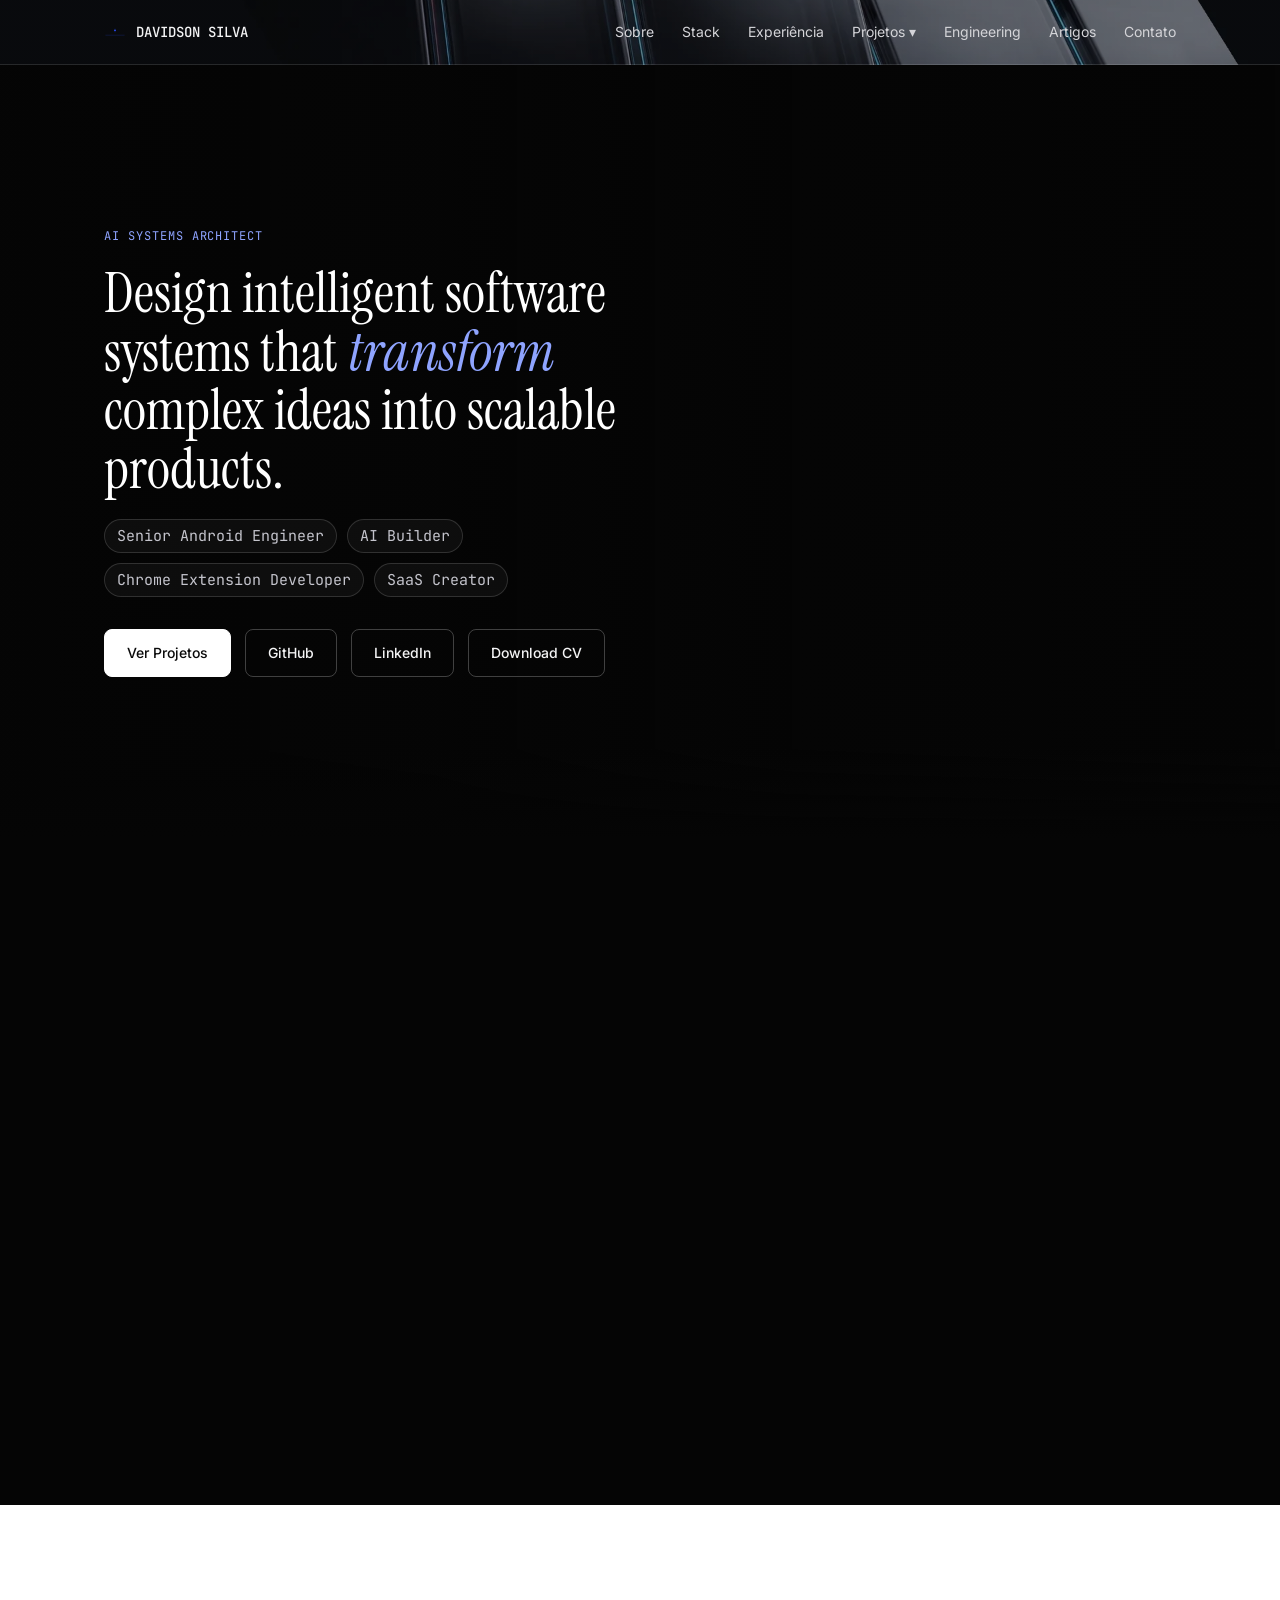
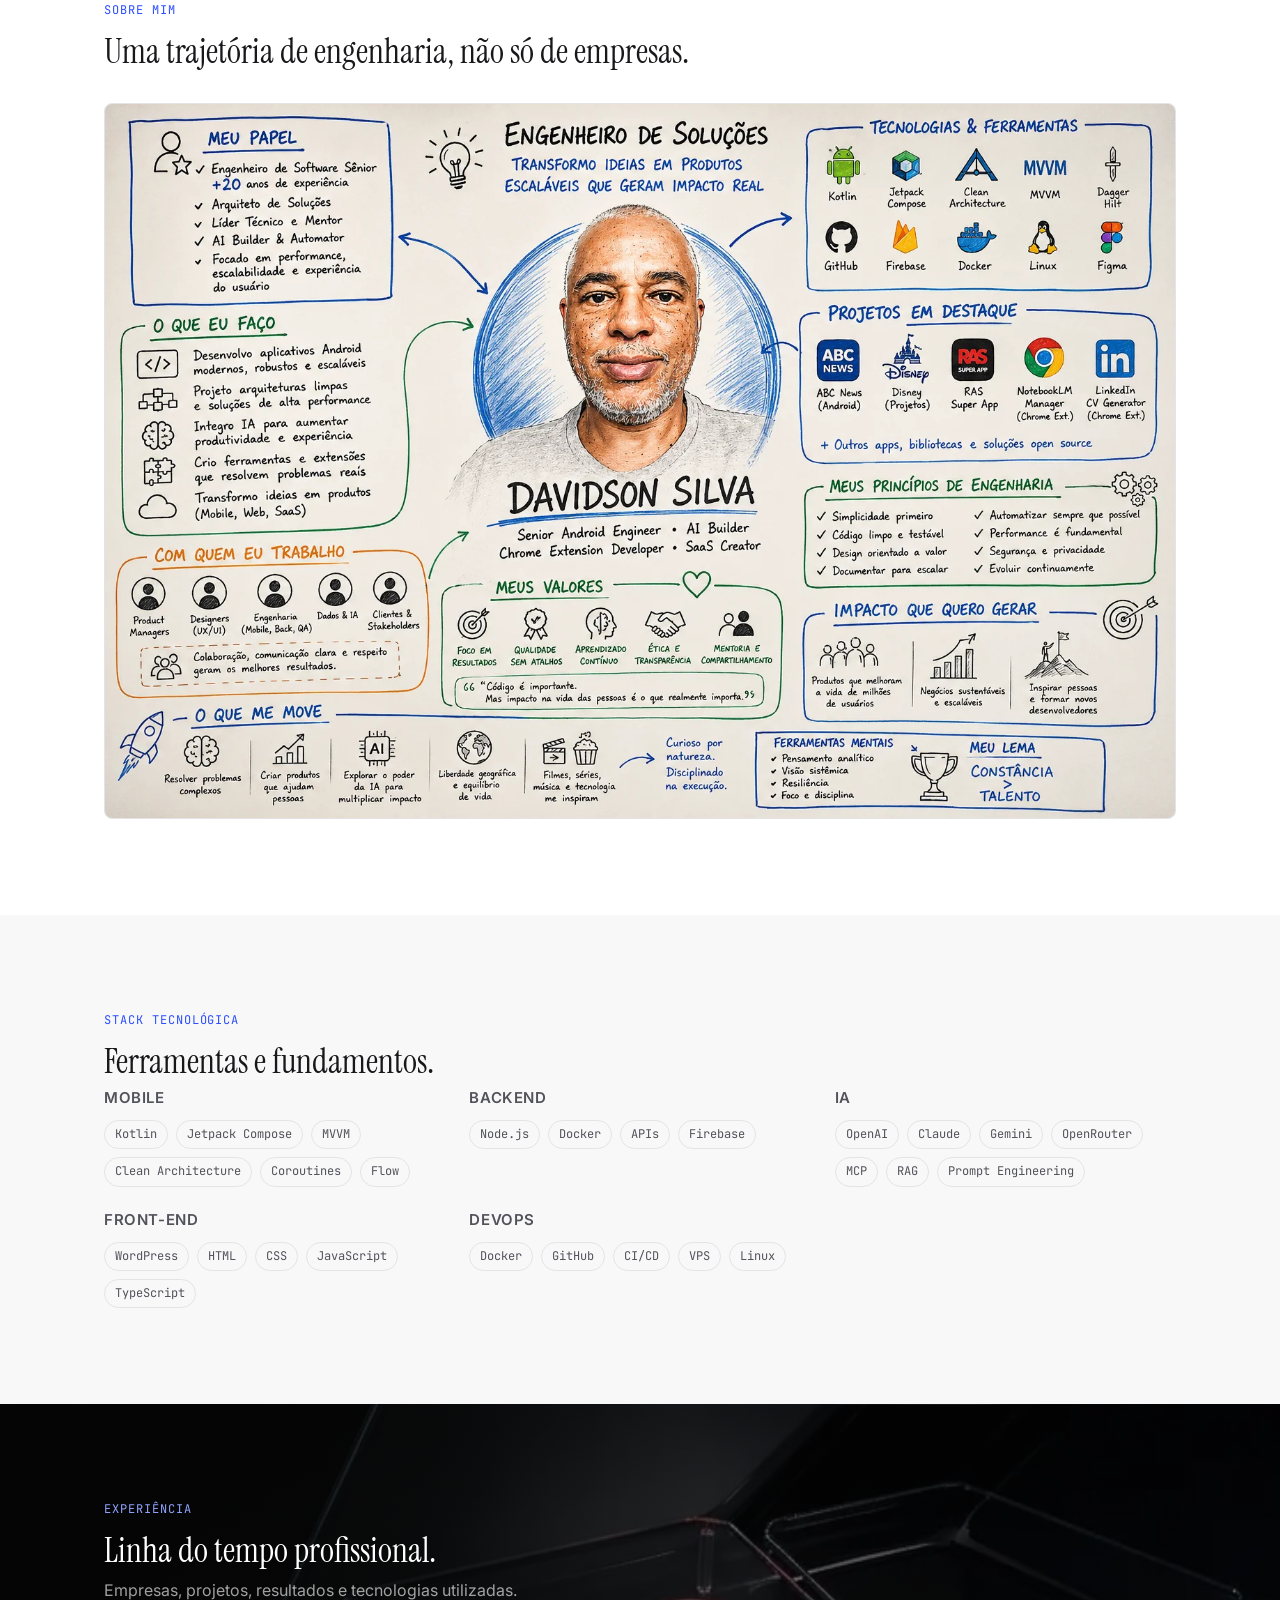
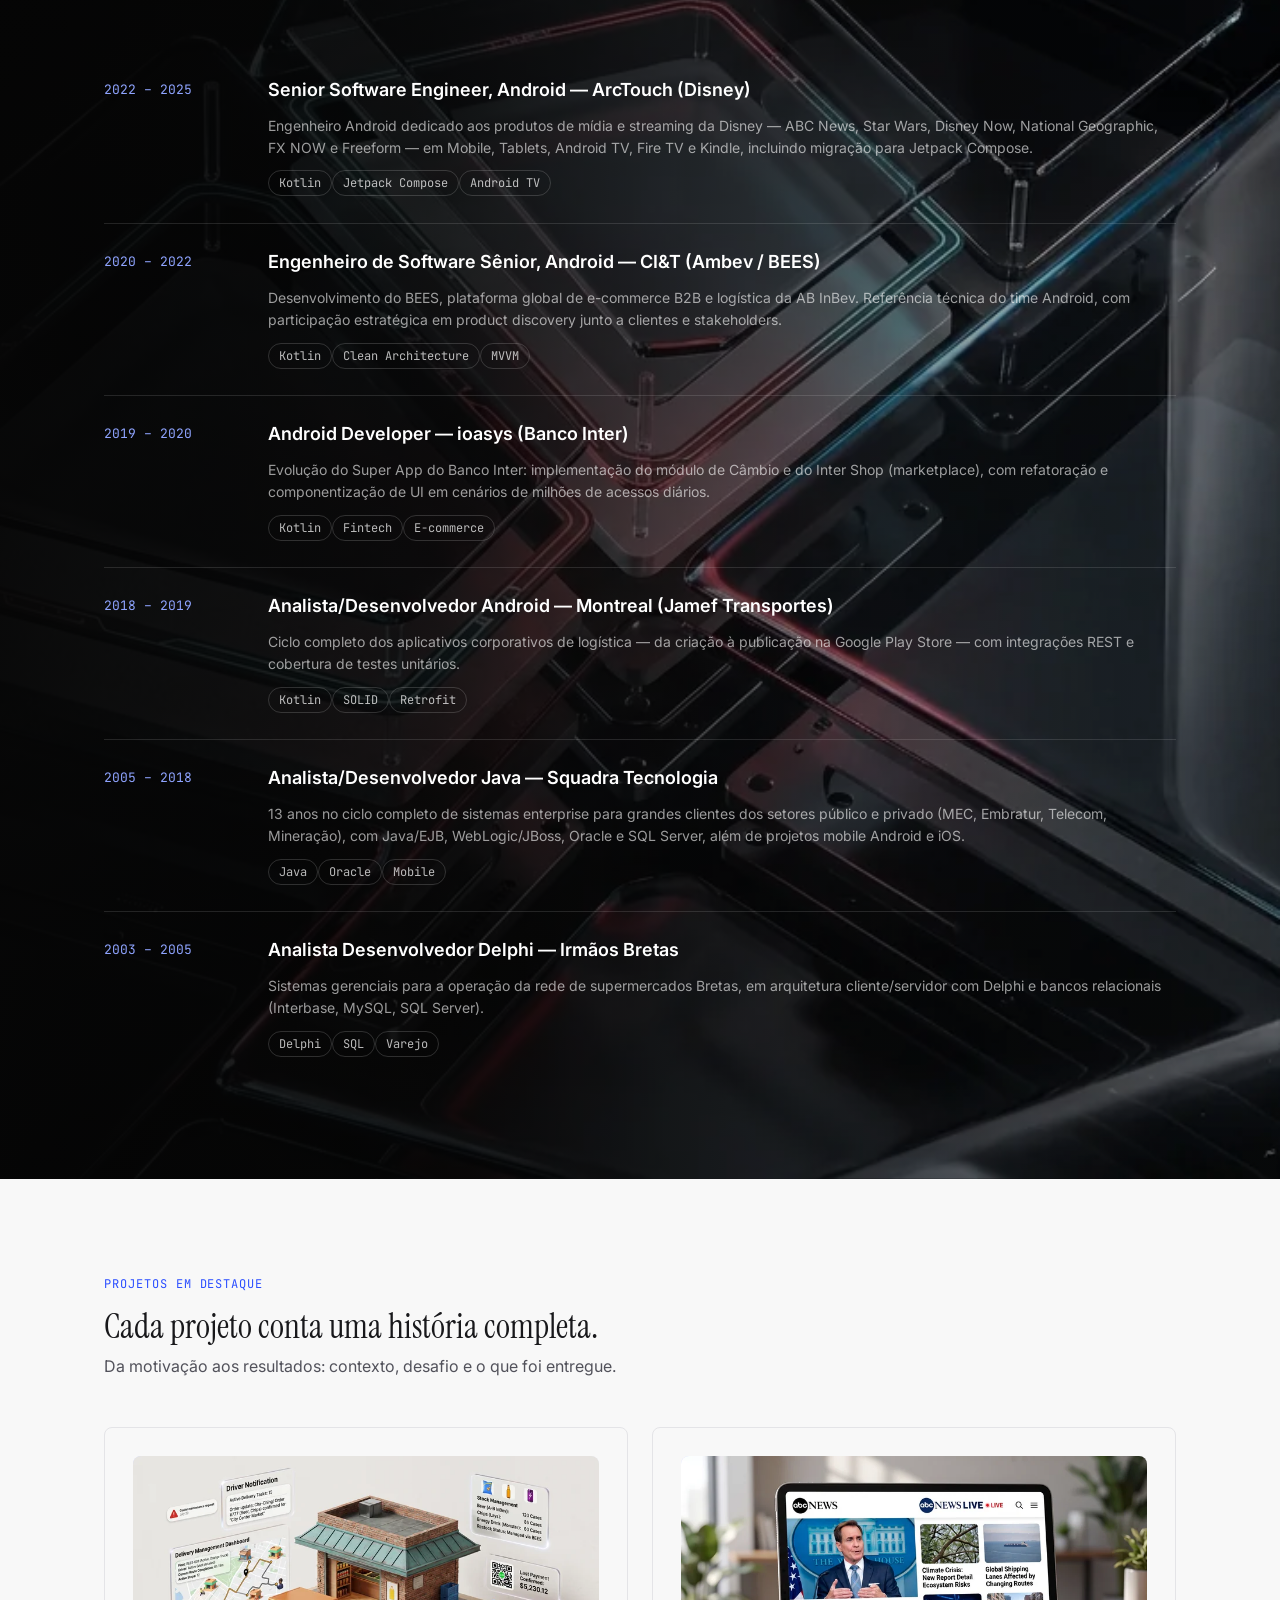
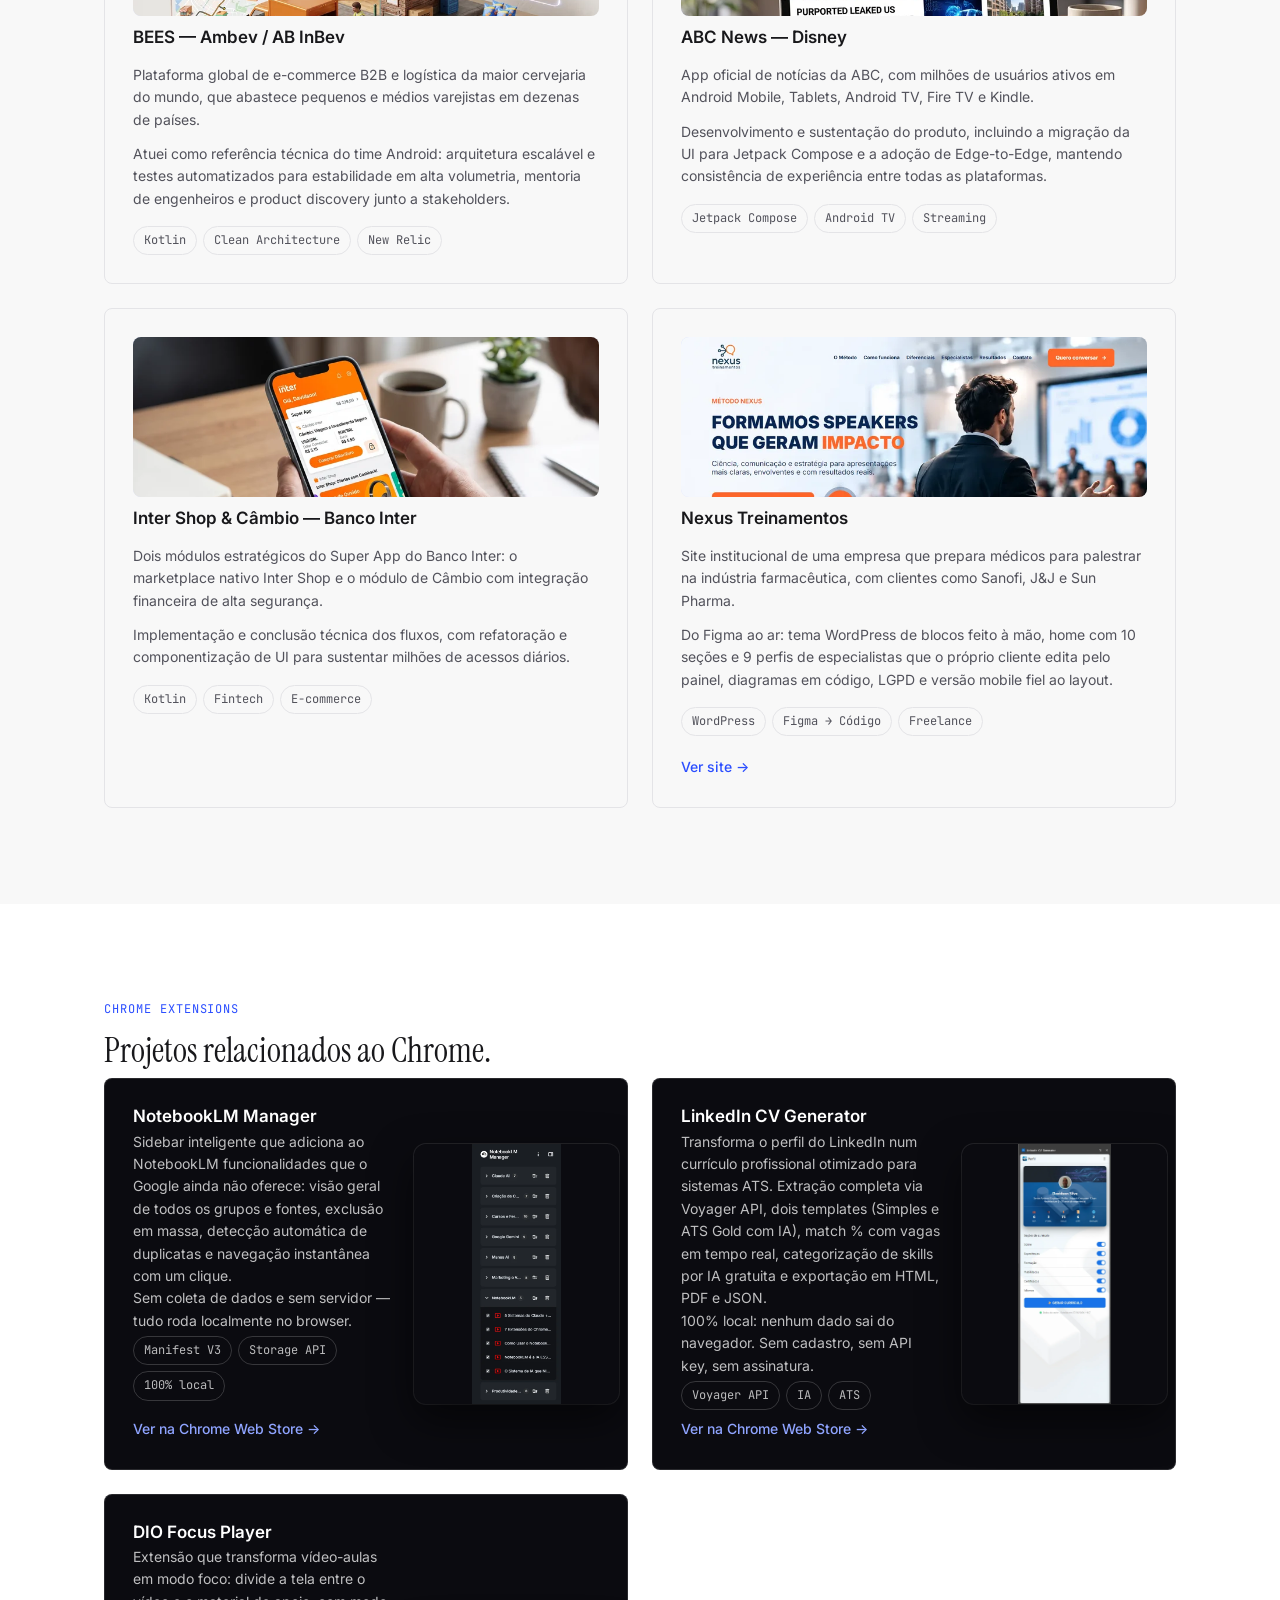
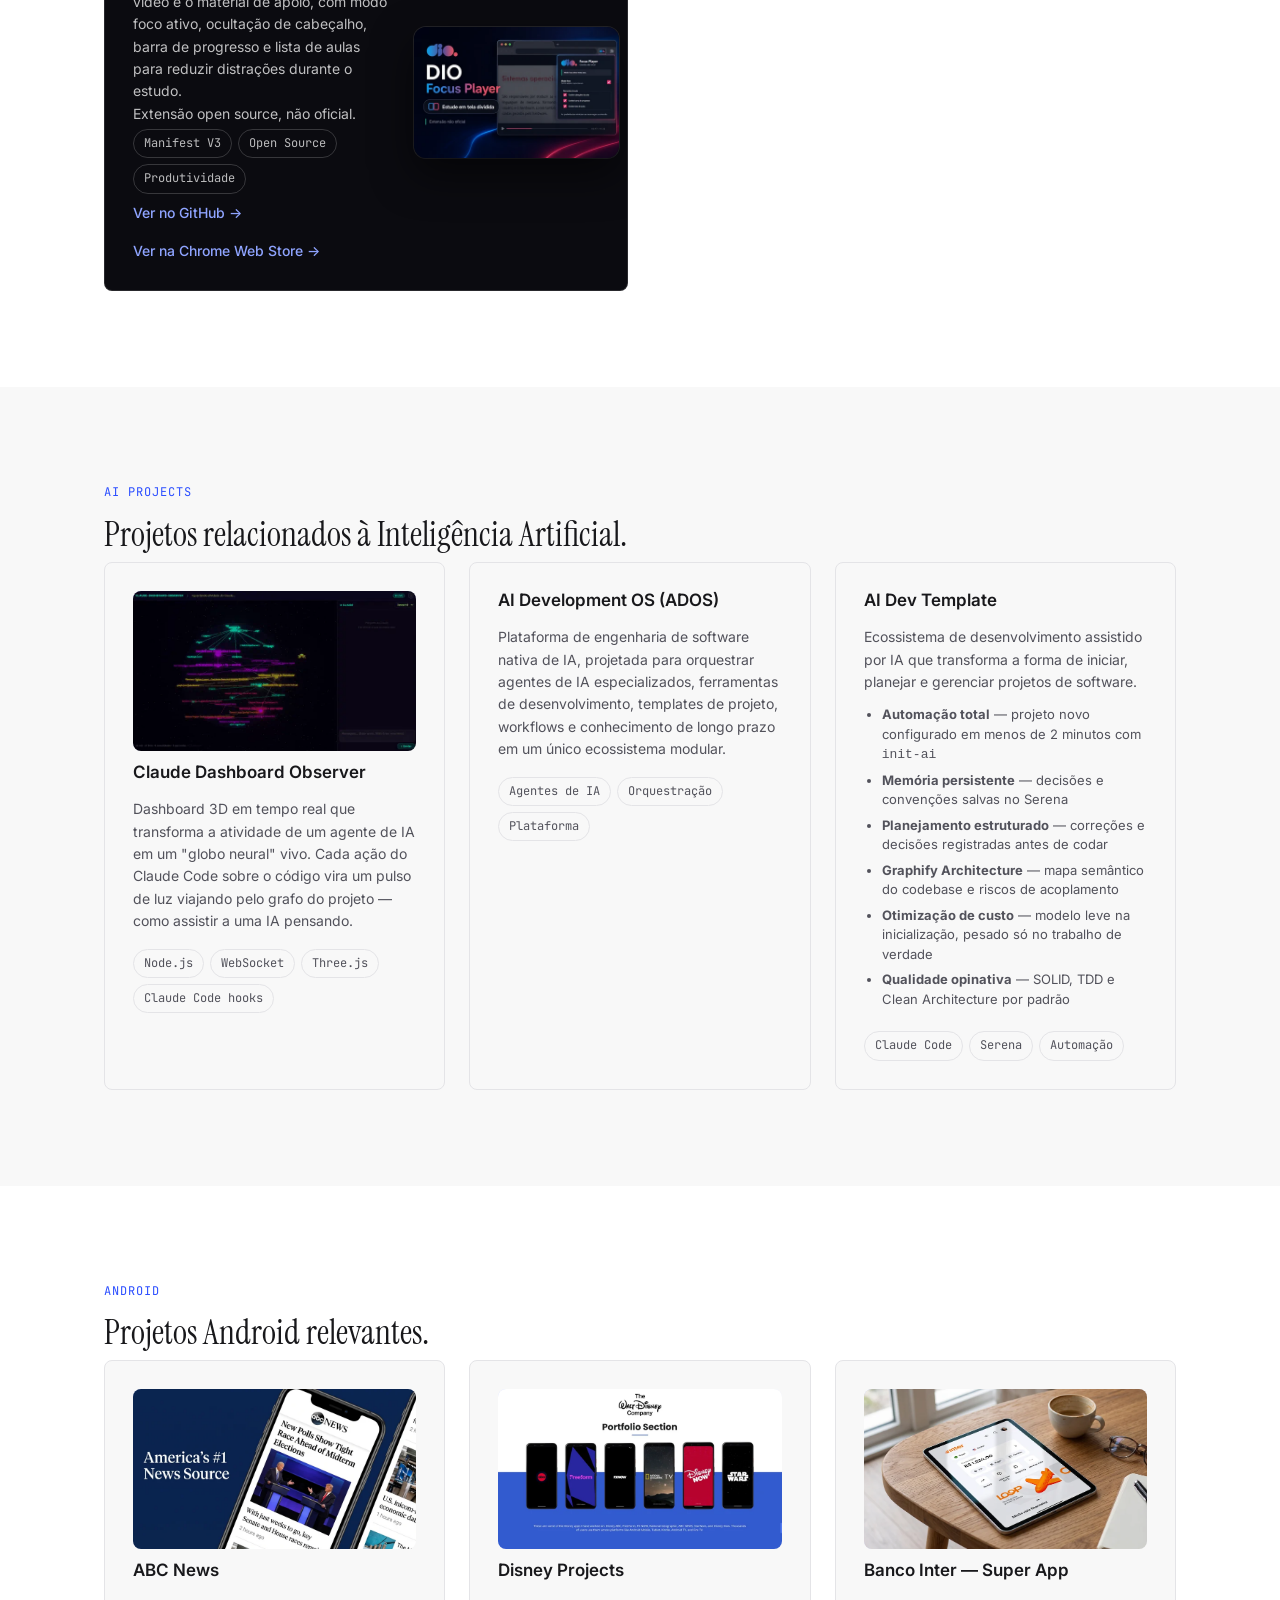
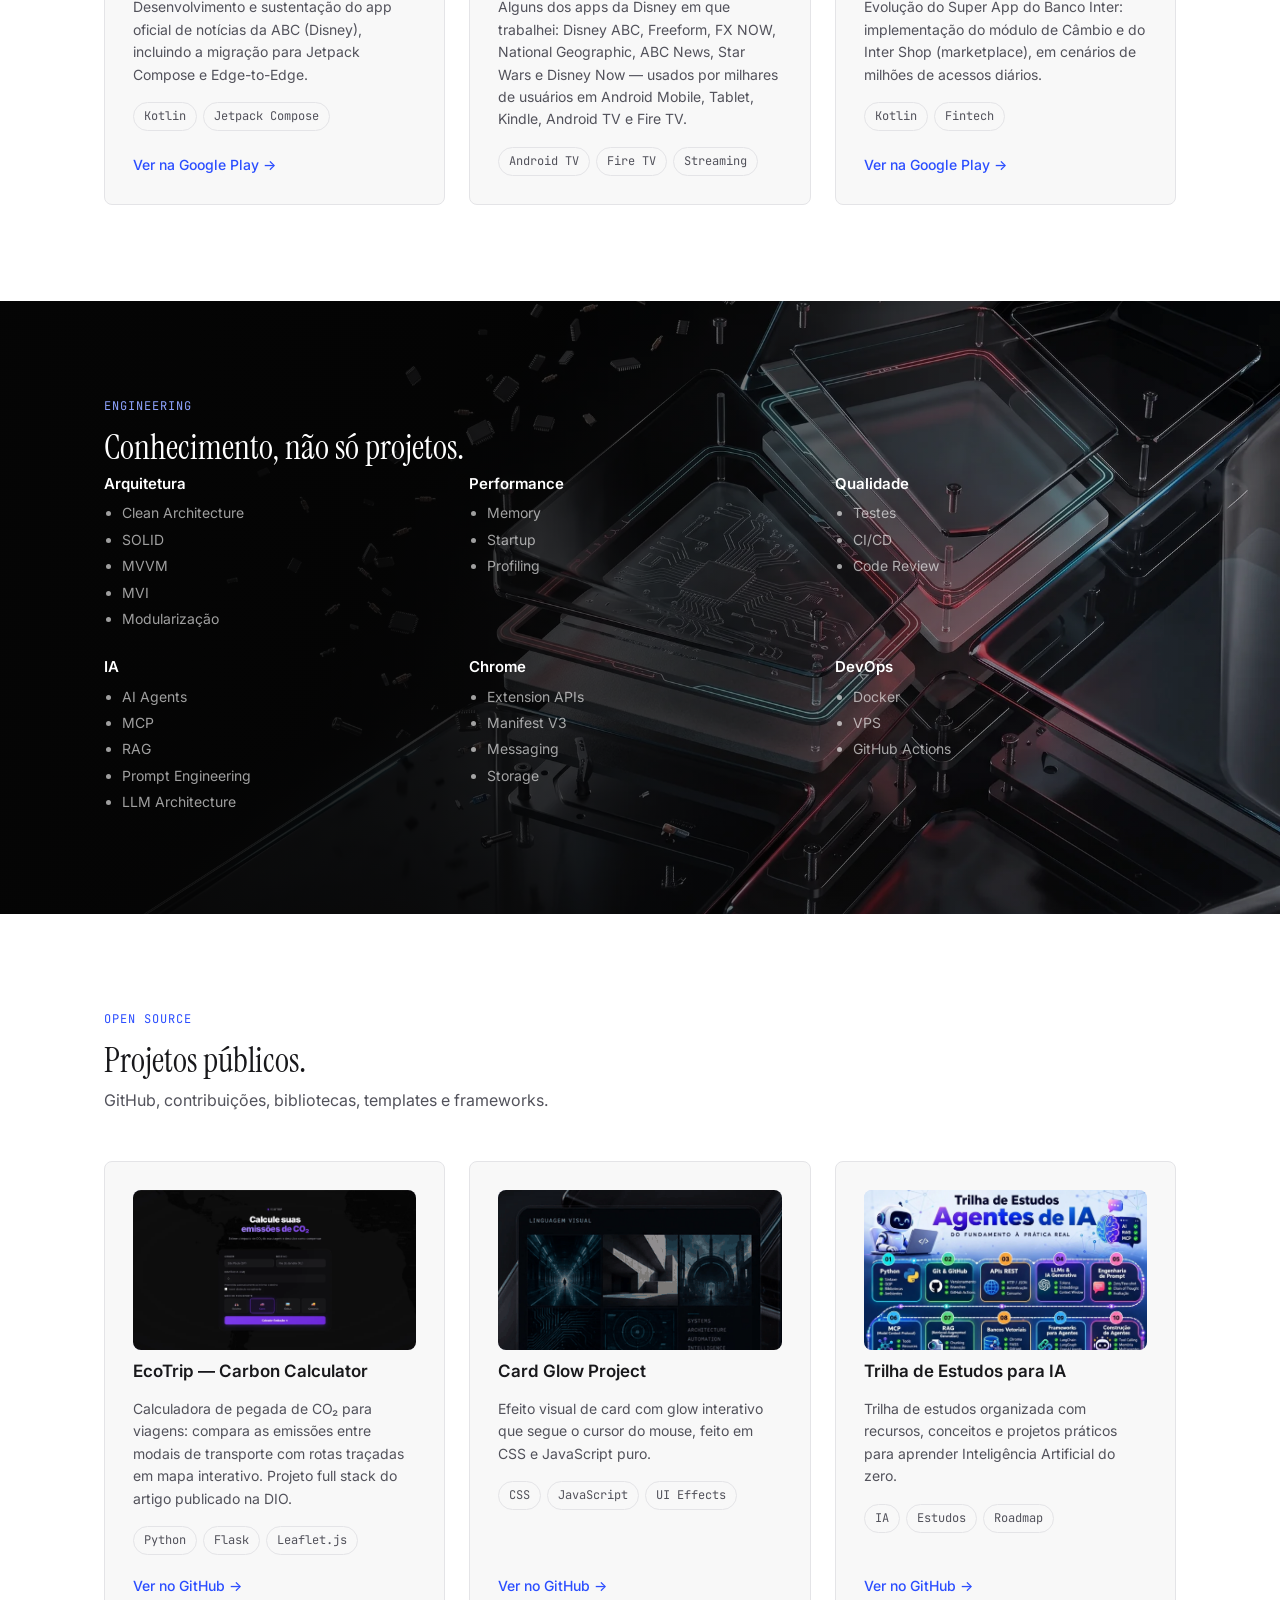
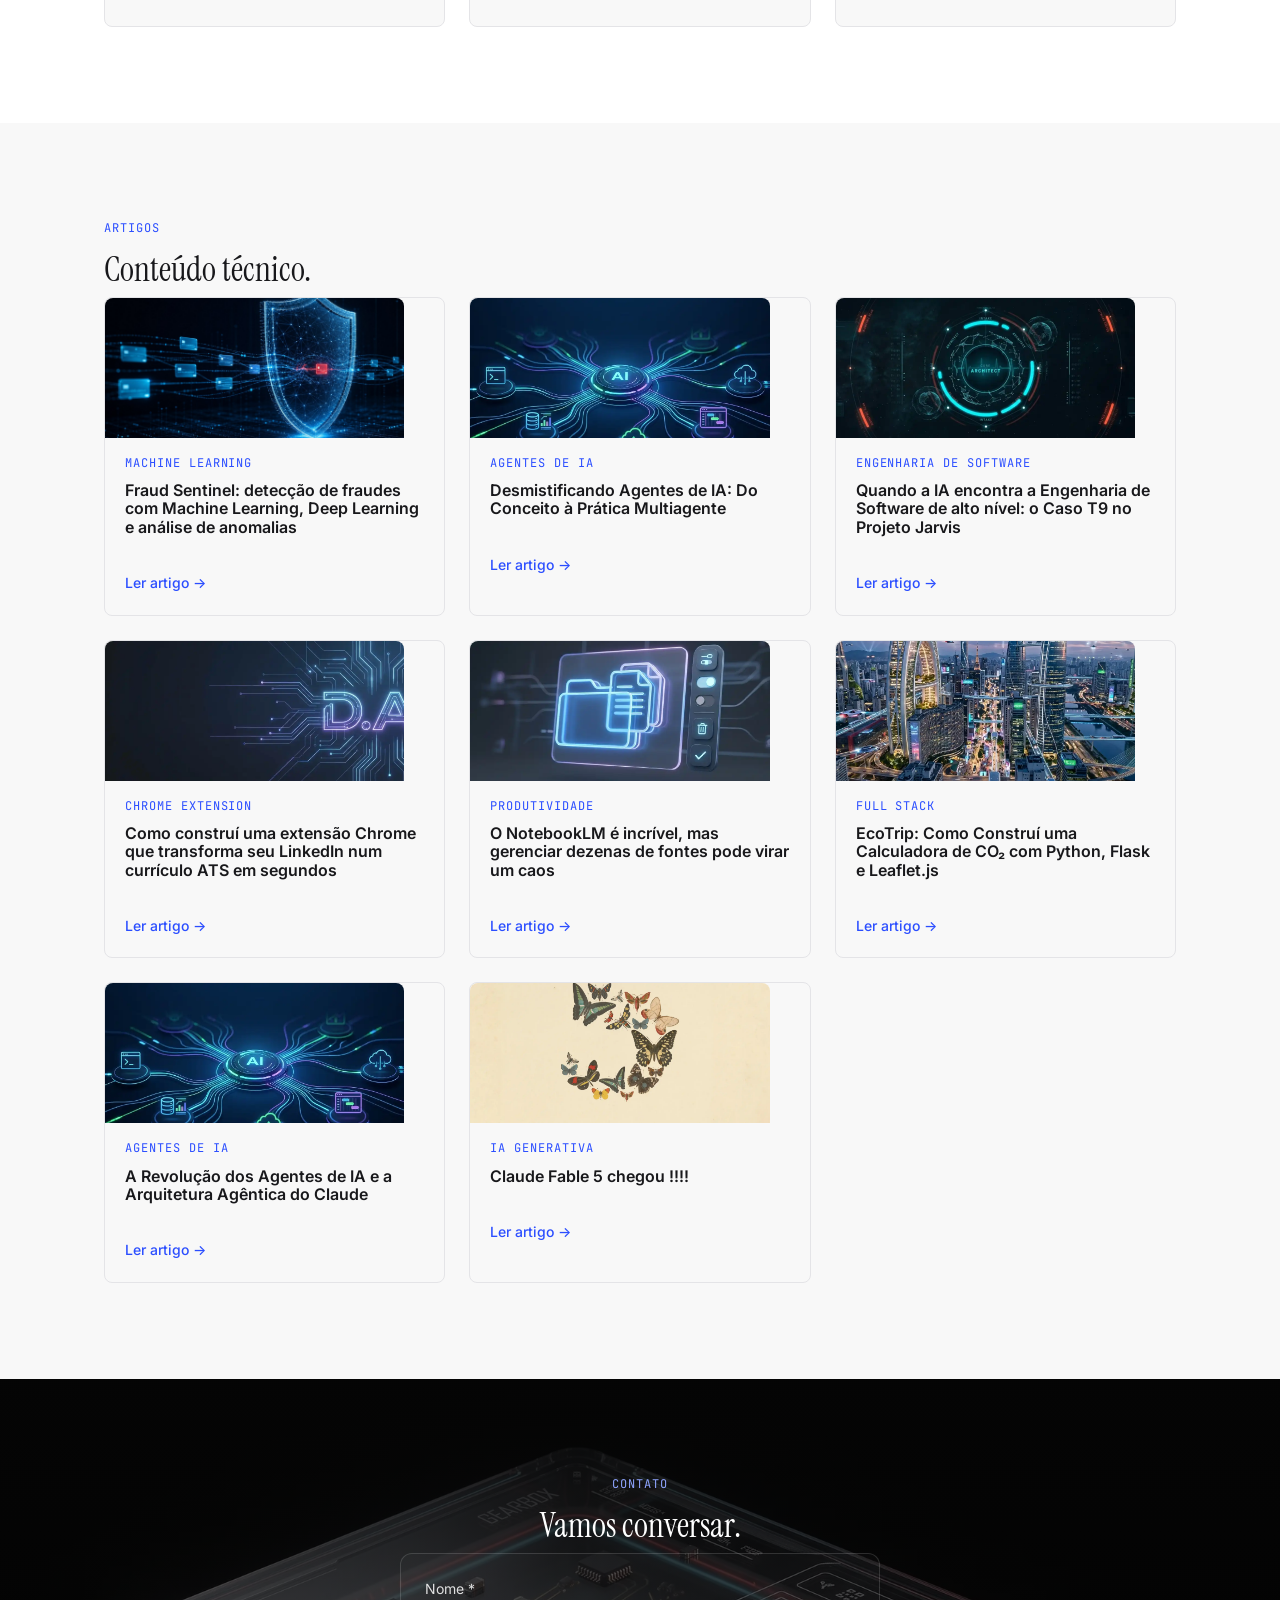
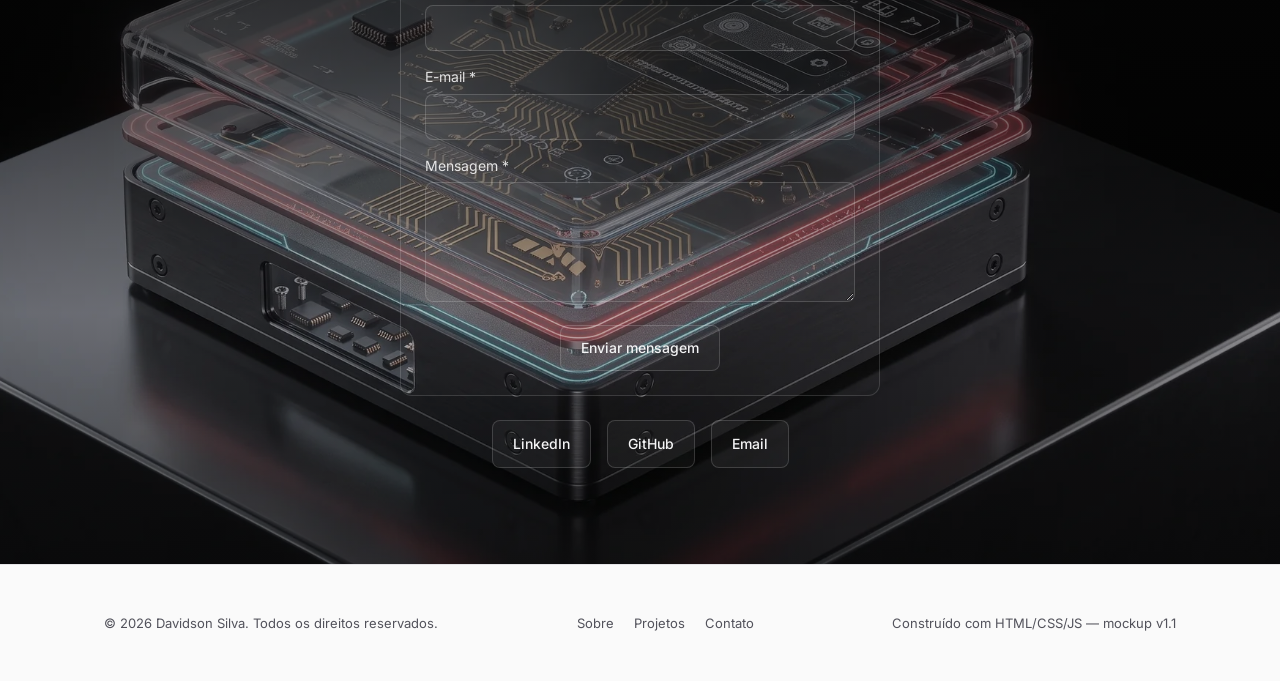
<file: index.html>
<!DOCTYPE html>
<html lang="pt-BR">
<head>
<meta charset="UTF-8">
<meta name="viewport" content="width=device-width, initial-scale=1.0">
<title>Davidson Silva — Software Architect & AI Builder</title>
<meta name="description" content="Portfólio de Davidson Silva — Senior Android Engineer, AI Builder, Chrome Extension Developer, SaaS Creator, Software Architect.">
<link rel="preconnect" href="https://fonts.googleapis.com">
<link rel="preconnect" href="https://fonts.gstatic.com" crossorigin>
<link rel="stylesheet" href="https://fonts.googleapis.com/css2?family=Instrument+Serif:ital@0;1&family=Inter:wght@400;500;600;700&family=JetBrains+Mono:wght@400;500&display=swap">
<link rel="stylesheet" href="css/base.css">
<link rel="stylesheet" href="css/hero.css">
<link rel="stylesheet" href="css/sections.css">
</head>
<body>

<nav class="site-nav">
  <div class="container">
    <a href="#hero" class="logo-mark">
      <img src="assets/vertex-suspenso.svg" alt="Vertex Suspenso — logo Davidson Silva">
      DAVIDSON SILVA
    </a>
    <ul>
      <li><a href="#about">Sobre</a></li>
      <li><a href="#stack">Stack</a></li>
      <li><a href="#experience">Experiência</a></li>
      <li class="has-sub">
        <a href="#projects" aria-haspopup="true">Projetos ▾</a>
        <ul class="sub-menu">
          <li><a href="#projects">Em Destaque</a></li>
          <li><a href="#chrome-extensions">Chrome Extensions</a></li>
          <li><a href="#ai-projects">AI Projects</a></li>
          <li><a href="#android">Android</a></li>
          <li><a href="#open-source">Open Source</a></li>
        </ul>
      </li>
      <li><a href="#engineering">Engineering</a></li>
      <li><a href="#articles">Artigos</a></li>
      <li><a href="#contact">Contato</a></li>
    </ul>
  </div>
</nav>

<!-- HERO -->
<header class="hero" id="hero">
  <div class="hero-sticky">
    <!-- Vídeo ativo por padrão. Para voltar à animação de blocos: remova/comente o <video> abaixo e apague "display:none" de .hero-canvas em css/hero.css -->
    <video class="hero-video" autoplay muted playsinline aria-hidden="true">
      <source src="assets/nova-hero.mp4" type="video/mp4">
    </video>
    <canvas class="hero-canvas" id="heroCanvas" aria-hidden="true"></canvas>
    <div class="hero-scrim"></div>
    <div class="hero-scene">
      <div class="container">
        <div class="hero-copy" id="heroCopy">
          <span class="hero-eyebrow">AI Systems Architect</span>
          <h1>Design intelligent software systems that <em>transform</em> complex ideas into scalable products.</h1>
          <div class="hero-roles">
            <span>Senior Android Engineer</span>
            <span>AI Builder</span>
            <span>Chrome Extension Developer</span>
            <span>SaaS Creator</span>
          </div>
          <div class="hero-cta">
            <a href="#projects" class="btn btn-primary">Ver Projetos</a>
            <a href="https://github.com/davidsonsilva/" target="_blank" rel="noopener" class="btn btn-secondary">GitHub</a>
            <a href="https://www.linkedin.com/in/davidson-silva/" target="_blank" rel="noopener" class="btn btn-secondary">LinkedIn</a>
            <a href="assets/cv-davidson-silva.pdf" download="cv-davidson-silva.pdf" class="btn btn-secondary">Download CV</a>
          </div>
        </div>
      </div>
    </div>
  </div>
</header>

<!-- SOBRE MIM -->
<section id="about">
  <div class="container">
    <span class="eyebrow">Sobre Mim</span>
    <h2 class="section-title">Uma trajetória de engenharia, não só de empresas.</h2>
    <img class="about-infographic" src="assets/about-me.webp" width="1536" height="1024"
         alt="Infográfico: Davidson Silva, Engenheiro de Soluções — meu papel, o que eu faço, com quem trabalho, tecnologias e ferramentas, projetos em destaque, princípios de engenharia, valores e o impacto que quero gerar.">
  </div>
</section>

<!-- STACK TECNOLÓGICA -->
<section id="stack" class="section-alt">
  <div class="container">
    <span class="eyebrow">Stack Tecnológica</span>
    <h2 class="section-title">Ferramentas e fundamentos.</h2>

    <div class="grid grid-3">
      <div class="stack-category">
        <h3>Mobile</h3>
        <div class="tags">
          <span class="tag">Kotlin</span><span class="tag">Jetpack Compose</span><span class="tag">MVVM</span>
          <span class="tag">Clean Architecture</span><span class="tag">Coroutines</span><span class="tag">Flow</span>
        </div>
      </div>
      <div class="stack-category">
        <h3>Backend</h3>
        <div class="tags">
          <span class="tag">Node.js</span><span class="tag">Docker</span><span class="tag">APIs</span><span class="tag">Firebase</span>
        </div>
      </div>
      <div class="stack-category">
        <h3>IA</h3>
        <div class="tags">
          <span class="tag">OpenAI</span><span class="tag">Claude</span><span class="tag">Gemini</span>
          <span class="tag">OpenRouter</span><span class="tag">MCP</span><span class="tag">RAG</span><span class="tag">Prompt Engineering</span>
        </div>
      </div>
      <div class="stack-category">
        <h3>Front-end</h3>
        <div class="tags">
          <span class="tag">WordPress</span><span class="tag">HTML</span><span class="tag">CSS</span>
          <span class="tag">JavaScript</span><span class="tag">TypeScript</span>
        </div>
      </div>
      <div class="stack-category">
        <h3>DevOps</h3>
        <div class="tags">
          <span class="tag">Docker</span><span class="tag">GitHub</span><span class="tag">CI/CD</span>
          <span class="tag">VPS</span><span class="tag">Linux</span>
        </div>
      </div>
    </div>
  </div>
</section>

<!-- EXPERIÊNCIA -->
<section id="experience" class="section-scene scene-02">
  <div class="container">
    <span class="eyebrow">Experiência</span>
    <h2 class="section-title">Linha do tempo profissional.</h2>
    <p class="section-subtitle">Empresas, projetos, resultados e tecnologias utilizadas.</p>

    <div class="experience-timeline">
      <div class="experience-item">
        <span class="period">2022 – 2025</span>
        <div>
          <h3>Senior Software Engineer, Android — ArcTouch (Disney)</h3>
          <p class="company">Engenheiro Android dedicado aos produtos de mídia e streaming da Disney — ABC News, Star Wars, Disney Now, National Geographic, FX NOW e Freeform — em Mobile, Tablets, Android TV, Fire TV e Kindle, incluindo migração para Jetpack Compose.</p>
          <div class="tags"><span class="tag">Kotlin</span><span class="tag">Jetpack Compose</span><span class="tag">Android TV</span></div>
        </div>
      </div>
      <div class="experience-item">
        <span class="period">2020 – 2022</span>
        <div>
          <h3>Engenheiro de Software Sênior, Android — CI&amp;T (Ambev / BEES)</h3>
          <p class="company">Desenvolvimento do BEES, plataforma global de e-commerce B2B e logística da AB InBev. Referência técnica do time Android, com participação estratégica em product discovery junto a clientes e stakeholders.</p>
          <div class="tags"><span class="tag">Kotlin</span><span class="tag">Clean Architecture</span><span class="tag">MVVM</span></div>
        </div>
      </div>
      <div class="experience-item">
        <span class="period">2019 – 2020</span>
        <div>
          <h3>Android Developer — ioasys (Banco Inter)</h3>
          <p class="company">Evolução do Super App do Banco Inter: implementação do módulo de Câmbio e do Inter Shop (marketplace), com refatoração e componentização de UI em cenários de milhões de acessos diários.</p>
          <div class="tags"><span class="tag">Kotlin</span><span class="tag">Fintech</span><span class="tag">E-commerce</span></div>
        </div>
      </div>
      <div class="experience-item">
        <span class="period">2018 – 2019</span>
        <div>
          <h3>Analista/Desenvolvedor Android — Montreal (Jamef Transportes)</h3>
          <p class="company">Ciclo completo dos aplicativos corporativos de logística — da criação à publicação na Google Play Store — com integrações REST e cobertura de testes unitários.</p>
          <div class="tags"><span class="tag">Kotlin</span><span class="tag">SOLID</span><span class="tag">Retrofit</span></div>
        </div>
      </div>
      <div class="experience-item">
        <span class="period">2005 – 2018</span>
        <div>
          <h3>Analista/Desenvolvedor Java — Squadra Tecnologia</h3>
          <p class="company">13 anos no ciclo completo de sistemas enterprise para grandes clientes dos setores público e privado (MEC, Embratur, Telecom, Mineração), com Java/EJB, WebLogic/JBoss, Oracle e SQL Server, além de projetos mobile Android e iOS.</p>
          <div class="tags"><span class="tag">Java</span><span class="tag">Oracle</span><span class="tag">Mobile</span></div>
        </div>
      </div>
      <div class="experience-item">
        <span class="period">2003 – 2005</span>
        <div>
          <h3>Analista Desenvolvedor Delphi — Irmãos Bretas</h3>
          <p class="company">Sistemas gerenciais para a operação da rede de supermercados Bretas, em arquitetura cliente/servidor com Delphi e bancos relacionais (Interbase, MySQL, SQL Server).</p>
          <div class="tags"><span class="tag">Delphi</span><span class="tag">SQL</span><span class="tag">Varejo</span></div>
        </div>
      </div>
    </div>
  </div>
</section>

<!-- PROJETOS EM DESTAQUE -->
<section id="projects" class="section-alt">
  <div class="container">
    <span class="eyebrow">Projetos em Destaque</span>
    <h2 class="section-title">Cada projeto conta uma história completa.</h2>
    <p class="section-subtitle">Da motivação aos resultados: contexto, desafio e o que foi entregue.</p>

    <div class="grid grid-2">
      <div class="card project-card">
        <img class="project-thumb" src="assets/project-bees.webp" width="800" height="447"
             alt="Ilustração 3D da operação BEES: caminhão de entrega AB InBev, mercadinho e painéis de gestão de entregas e estoque" loading="lazy">
        <h3>BEES — Ambev / AB InBev</h3>
        <p>Plataforma global de e-commerce B2B e logística da maior cervejaria do mundo, que abastece pequenos e médios varejistas em dezenas de países.</p>
        <p>Atuei como referência técnica do time Android: arquitetura escalável e testes automatizados para estabilidade em alta volumetria, mentoria de engenheiros e product discovery junto a stakeholders.</p>
        <div class="tags"><span class="tag">Kotlin</span><span class="tag">Clean Architecture</span><span class="tag">New Relic</span></div>
      </div>
      <div class="card project-card">
        <img class="project-thumb" src="assets/project-abcnews.webp" width="800" height="447"
             alt="App ABC News aberto em um tablet sobre uma mesa, com a home de notícias e o selo America's #1 News Source" loading="lazy">
        <h3>ABC News — Disney</h3>
        <p>App oficial de notícias da ABC, com milhões de usuários ativos em Android Mobile, Tablets, Android TV, Fire TV e Kindle.</p>
        <p>Desenvolvimento e sustentação do produto, incluindo a migração da UI para Jetpack Compose e a adoção de Edge-to-Edge, mantendo consistência de experiência entre todas as plataformas.</p>
        <div class="tags"><span class="tag">Jetpack Compose</span><span class="tag">Android TV</span><span class="tag">Streaming</span></div>
      </div>
      <div class="card project-card">
        <img class="project-thumb" src="assets/project-inter.webp" width="800" height="447"
             alt="Super App do Banco Inter em um smartphone mostrando os módulos de Câmbio e Inter Shop" loading="lazy">
        <h3>Inter Shop &amp; Câmbio — Banco Inter</h3>
        <p>Dois módulos estratégicos do Super App do Banco Inter: o marketplace nativo Inter Shop e o módulo de Câmbio com integração financeira de alta segurança.</p>
        <p>Implementação e conclusão técnica dos fluxos, com refatoração e componentização de UI para sustentar milhões de acessos diários.</p>
        <div class="tags"><span class="tag">Kotlin</span><span class="tag">Fintech</span><span class="tag">E-commerce</span></div>
      </div>
      <div class="card project-card">
        <img class="project-thumb" src="assets/project-nexus.webp" width="800" height="447"
             alt="Home do site da Nexus Treinamentos com o título Formamos speakers que geram impacto e um palestrante diante de uma plateia" loading="lazy">
        <h3>Nexus Treinamentos</h3>
        <p>Site institucional de uma empresa que prepara médicos para palestrar na indústria farmacêutica, com clientes como Sanofi, J&amp;J e Sun Pharma.</p>
        <p>Do Figma ao ar: tema WordPress de blocos feito à mão, home com 10 seções e 9 perfis de especialistas que o próprio cliente edita pelo painel, diagramas em código, LGPD e versão mobile fiel ao layout.</p>
        <div class="tags"><span class="tag">WordPress</span><span class="tag">Figma → Código</span><span class="tag">Freelance</span></div>
        <a class="card-link" href="https://nexustreinamentos.com.br" target="_blank" rel="noopener">Ver site →</a>
      </div>
    </div>
  </div>
</section>

<!-- CHROME EXTENSIONS -->
<section id="chrome-extensions">
  <div class="container">
    <span class="eyebrow">Chrome Extensions</span>
    <h2 class="section-title">Projetos relacionados ao Chrome.</h2>
    <div class="grid grid-2">
      <div class="card project-card ext-card ext-notebooklm">
        <div class="ext-text-col">
          <h3>NotebookLM Manager</h3>
          <p>Sidebar inteligente que adiciona ao NotebookLM funcionalidades que o Google ainda não oferece: visão geral de todos os grupos e fontes, exclusão em massa, detecção automática de duplicatas e navegação instantânea com um clique.</p>
          <p>Sem coleta de dados e sem servidor — tudo roda localmente no browser.</p>
          <div class="tags"><span class="tag">Manifest V3</span><span class="tag">Storage API</span><span class="tag">100% local</span></div>
          <a class="card-link" href="https://chromewebstore.google.com/detail/notebooklm-manager/effanbigogbehgfiikhinpaglijhmkfh" target="_blank" rel="noopener">Ver na Chrome Web Store →</a>
          <div class="luz" aria-hidden="true"></div>
        </div>
        <div class="ext-shot-col">
          <img class="card-shot" src="assets/ext-notebooklm.webp" alt="" loading="lazy">
        </div>
      </div>
      <div class="card project-card ext-card ext-linkedin">
        <div class="ext-text-col">
          <h3>LinkedIn CV Generator</h3>
          <p>Transforma o perfil do LinkedIn num currículo profissional otimizado para sistemas ATS. Extração completa via Voyager API, dois templates (Simples e ATS Gold com IA), match % com vagas em tempo real, categorização de skills por IA gratuita e exportação em HTML, PDF e JSON.</p>
          <p>100% local: nenhum dado sai do navegador. Sem cadastro, sem API key, sem assinatura.</p>
          <div class="tags"><span class="tag">Voyager API</span><span class="tag">IA</span><span class="tag">ATS</span></div>
          <a class="card-link" href="https://chromewebstore.google.com/detail/linkedin-cv-generator/jndjcihjnekmaphbpepoddmbpddkfflh" target="_blank" rel="noopener">Ver na Chrome Web Store →</a>
          <div class="luz" aria-hidden="true"></div>
        </div>
        <div class="ext-shot-col">
          <img class="card-shot" src="assets/ext-linkedin-cv.webp" alt="" loading="lazy">
        </div>
      </div>
      <div class="card project-card ext-card ext-dio-focus">
        <div class="ext-text-col">
          <h3>DIO Focus Player</h3>
          <p>Extensão que transforma vídeo-aulas em modo foco: divide a tela entre o vídeo e o material de apoio, com modo foco ativo, ocultação de cabeçalho, barra de progresso e lista de aulas para reduzir distrações durante o estudo.</p>
          <p>Extensão open source, não oficial.</p>
          <div class="tags"><span class="tag">Manifest V3</span><span class="tag">Open Source</span><span class="tag">Produtividade</span></div>
          <a class="card-link" href="https://github.com/davidsonsilva/DIO-Focus-Player" target="_blank" rel="noopener">Ver no GitHub →</a>
          <a class="card-link" href="https://chromewebstore.google.com/detail/gehjoklpbkeheebhlngigfkhbpboibfi?utm_source=item-share-cb" target="_blank" rel="noopener">Ver na Chrome Web Store →</a>
          <div class="luz" aria-hidden="true"></div>
        </div>
        <div class="ext-shot-col">
          <img class="card-shot" src="assets/ext-dio-focus-player.webp" alt="" loading="lazy">
        </div>
      </div>
    </div>
  </div>
</section>

<!-- AI PROJECTS -->
<section id="ai-projects" class="section-alt">
  <div class="container">
    <span class="eyebrow">AI Projects</span>
    <h2 class="section-title">Projetos relacionados à Inteligência Artificial.</h2>
    <div class="grid grid-3">
      <div class="card project-card">
        <img class="project-thumb" src="assets/ai-claude-observer.webp" width="640" height="360"
             alt="Animação do Claude Dashboard Observer: globo neural 3D com pulsos de luz percorrendo o grafo do projeto" loading="lazy">
        <h3>Claude Dashboard Observer</h3>
        <p>Dashboard 3D em tempo real que transforma a atividade de um agente de IA em um "globo neural" vivo. Cada ação do Claude Code sobre o código vira um pulso de luz viajando pelo grafo do projeto — como assistir a uma IA pensando.</p>
        <div class="tags"><span class="tag">Node.js</span><span class="tag">WebSocket</span><span class="tag">Three.js</span><span class="tag">Claude Code hooks</span></div>
      </div>
      <div class="card project-card">
        <h3>AI Development OS (ADOS)</h3>
        <p>Plataforma de engenharia de software nativa de IA, projetada para orquestrar agentes de IA especializados, ferramentas de desenvolvimento, templates de projeto, workflows e conhecimento de longo prazo em um único ecossistema modular.</p>
        <div class="tags"><span class="tag">Agentes de IA</span><span class="tag">Orquestração</span><span class="tag">Plataforma</span></div>
      </div>
      <div class="card project-card">
        <h3>AI Dev Template</h3>
        <p>Ecossistema de desenvolvimento assistido por IA que transforma a forma de iniciar, planejar e gerenciar projetos de software.</p>
        <ul class="feature-list">
          <li><strong>Automação total</strong> — projeto novo configurado em menos de 2 minutos com <code>init-ai</code></li>
          <li><strong>Memória persistente</strong> — decisões e convenções salvas no Serena</li>
          <li><strong>Planejamento estruturado</strong> — correções e decisões registradas antes de codar</li>
          <li><strong>Graphify Architecture</strong> — mapa semântico do codebase e riscos de acoplamento</li>
          <li><strong>Otimização de custo</strong> — modelo leve na inicialização, pesado só no trabalho de verdade</li>
          <li><strong>Qualidade opinativa</strong> — SOLID, TDD e Clean Architecture por padrão</li>
        </ul>
        <div class="tags"><span class="tag">Claude Code</span><span class="tag">Serena</span><span class="tag">Automação</span></div>
      </div>
    </div>
  </div>
</section>

<!-- ANDROID -->
<section id="android">
  <div class="container">
    <span class="eyebrow">Android</span>
    <h2 class="section-title">Projetos Android relevantes.</h2>
    <div class="grid grid-3">
      <div class="card project-card">
        <img class="project-thumb" src="assets/android-abc-news.webp" width="800" height="436"
             alt="Aplicativo ABC News em execução em um smartphone Android" loading="lazy">
        <h3>ABC News</h3>
        <p>Desenvolvimento e sustentação do app oficial de notícias da ABC (Disney), incluindo a migração para Jetpack Compose e Edge-to-Edge.</p>
        <div class="tags"><span class="tag">Kotlin</span><span class="tag">Jetpack Compose</span></div>
        <a class="card-link" href="https://play.google.com/store/apps/details?id=com.abc.abcnews" target="_blank" rel="noopener">Ver na Google Play →</a>
      </div>
      <div class="card project-card">
        <img class="project-thumb" src="assets/android-disney.webp" width="800" height="450"
             alt="Logos dos aplicativos Disney: Disney ABC, Freeform, FX NOW, National Geographic, ABC News, Star Wars e Disney Now" loading="lazy">
        <h3>Disney Projects</h3>
        <p>Alguns dos apps da Disney em que trabalhei: Disney ABC, Freeform, FX NOW, National Geographic, ABC News, Star Wars e Disney Now — usados por milhares de usuários em Android Mobile, Tablet, Kindle, Android TV e Fire TV.</p>
        <div class="tags"><span class="tag">Android TV</span><span class="tag">Fire TV</span><span class="tag">Streaming</span></div>
      </div>
      <div class="card project-card">
        <img class="project-thumb" src="assets/android-banco-inter.webp" width="800" height="447"
             alt="Super App do Banco Inter em um tablet sobre uma mesa" loading="lazy">
        <h3>Banco Inter — Super App</h3>
        <p>Evolução do Super App do Banco Inter: implementação do módulo de Câmbio e do Inter Shop (marketplace), em cenários de milhões de acessos diários.</p>
        <div class="tags"><span class="tag">Kotlin</span><span class="tag">Fintech</span></div>
        <a class="card-link" href="https://play.google.com/store/apps/details?id=br.com.intermedium&hl=pt_BR" target="_blank" rel="noopener">Ver na Google Play →</a>
      </div>
    </div>
  </div>
</section>

<!-- ENGINEERING -->
<section id="engineering" class="section-scene scene-01">
  <div class="container">
    <span class="eyebrow">Engineering</span>
    <h2 class="section-title">Conhecimento, não só projetos.</h2>

    <div class="grid grid-3">
      <div class="engineering-topic">
        <h4>Arquitetura</h4>
        <ul><li>Clean Architecture</li><li>SOLID</li><li>MVVM</li><li>MVI</li><li>Modularização</li></ul>
      </div>
      <div class="engineering-topic">
        <h4>Performance</h4>
        <ul><li>Memory</li><li>Startup</li><li>Profiling</li></ul>
      </div>
      <div class="engineering-topic">
        <h4>Qualidade</h4>
        <ul><li>Testes</li><li>CI/CD</li><li>Code Review</li></ul>
      </div>
      <div class="engineering-topic">
        <h4>IA</h4>
        <ul><li>AI Agents</li><li>MCP</li><li>RAG</li><li>Prompt Engineering</li><li>LLM Architecture</li></ul>
      </div>
      <div class="engineering-topic">
        <h4>Chrome</h4>
        <ul><li>Extension APIs</li><li>Manifest V3</li><li>Messaging</li><li>Storage</li></ul>
      </div>
      <div class="engineering-topic">
        <h4>DevOps</h4>
        <ul><li>Docker</li><li>VPS</li><li>GitHub Actions</li></ul>
      </div>
    </div>
  </div>
</section>

<!-- OPEN SOURCE -->
<section id="open-source">
  <div class="container">
    <span class="eyebrow">Open Source</span>
    <h2 class="section-title">Projetos públicos.</h2>
    <p class="section-subtitle">GitHub, contribuições, bibliotecas, templates e frameworks.</p>
    <div class="grid grid-3">
      <div class="card project-card">
        <img class="project-thumb" src="assets/oss-ecotrip.webp" alt="" loading="lazy">
        <h3>EcoTrip — Carbon Calculator</h3>
        <p>Calculadora de pegada de CO₂ para viagens: compara as emissões entre modais de transporte com rotas traçadas em mapa interativo. Projeto full stack do artigo publicado na DIO.</p>
        <div class="tags"><span class="tag">Python</span><span class="tag">Flask</span><span class="tag">Leaflet.js</span></div>
        <a class="card-link" href="https://github.com/davidsonsilva/carbon-calculator" target="_blank" rel="noopener">Ver no GitHub →</a>
      </div>
      <div class="card project-card">
        <img class="project-thumb" src="assets/oss-card-glow-project.gif" alt="" loading="lazy">
        <h3>Card Glow Project</h3>
        <p>Efeito visual de card com glow interativo que segue o cursor do mouse, feito em CSS e JavaScript puro.</p>
        <div class="tags"><span class="tag">CSS</span><span class="tag">JavaScript</span><span class="tag">UI Effects</span></div>
        <a class="card-link" href="https://github.com/davidsonsilva/card-glow-project" target="_blank" rel="noopener">Ver no GitHub →</a>
      </div>
      <div class="card project-card">
        <img class="project-thumb" src="assets/oss-trilha-estudos-ia.webp" alt="" loading="lazy">
        <h3>Trilha de Estudos para IA</h3>
        <p>Trilha de estudos organizada com recursos, conceitos e projetos práticos para aprender Inteligência Artificial do zero.</p>
        <div class="tags"><span class="tag">IA</span><span class="tag">Estudos</span><span class="tag">Roadmap</span></div>
        <a class="card-link" href="https://github.com/davidsonsilva/trilha-estudos-ia" target="_blank" rel="noopener">Ver no GitHub →</a>
      </div>
    </div>
  </div>
</section>

<!-- ARTIGOS -->
<section id="articles" class="section-alt">
  <div class="container">
    <span class="eyebrow">Artigos</span>
    <h2 class="section-title">Conteúdo técnico.</h2>
    <div class="grid grid-3">
      <div class="card article-card">
        <img class="article-thumb" src="assets/articles/artigo8-capa.jpg" alt="Fraud Sentinel">
        <span class="eyebrow">Machine Learning</span>
        <h3>Fraud Sentinel: detecção de fraudes com Machine Learning, Deep Learning e análise de anomalias</h3>
        <a class="card-link" href="articles/fraud-sentinel-deteccao-fraudes-cartao.html">Ler artigo →</a>
      </div>
      <div class="card article-card">
        <img class="article-thumb" src="assets/articles/artigo1-capa.jpg" alt="Desmistificando Agentes de IA">
        <span class="eyebrow">Agentes de IA</span>
        <h3>Desmistificando Agentes de IA: Do Conceito à Prática Multiagente</h3>
        <a class="card-link" href="articles/agentes-de-ia-multiagente.html">Ler artigo →</a>
      </div>
      <div class="card article-card">
        <img class="article-thumb" src="assets/articles/artigo2-capa.jpg" alt="O Caso T9 no Projeto Jarvis">
        <span class="eyebrow">Engenharia de Software</span>
        <h3>Quando a IA encontra a Engenharia de Software de alto nível: o Caso T9 no Projeto Jarvis</h3>
        <a class="card-link" href="articles/jarvis-t9-engenharia-software.html">Ler artigo →</a>
      </div>
      <div class="card article-card">
        <img class="article-thumb" src="assets/articles/artigo3-capa.jpg" alt="LinkedIn CV Generator">
        <span class="eyebrow">Chrome Extension</span>
        <h3>Como construí uma extensão Chrome que transforma seu LinkedIn num currículo ATS em segundos</h3>
        <a class="card-link" href="articles/linkedin-cv-ats-chrome-extension.html">Ler artigo →</a>
      </div>
      <div class="card article-card">
        <img class="article-thumb" src="assets/articles/artigo4-capa.jpg" alt="NotebookLM Manager">
        <span class="eyebrow">Produtividade</span>
        <h3>O NotebookLM é incrível, mas gerenciar dezenas de fontes pode virar um caos</h3>
        <a class="card-link" href="articles/notebooklm-manager.html">Ler artigo →</a>
      </div>
      <div class="card article-card">
        <img class="article-thumb" src="assets/articles/artigo5-capa.jpg" alt="EcoTrip — calculadora de CO2">
        <span class="eyebrow">Full Stack</span>
        <h3>EcoTrip: Como Construí uma Calculadora de CO₂ com Python, Flask e Leaflet.js</h3>
        <a class="card-link" href="articles/ecotrip-calculadora-co2.html">Ler artigo →</a>
      </div>
      <div class="card article-card">
        <img class="article-thumb" src="assets/articles/artigo6-capa.jpg" alt="Arquitetura Agêntica do Claude">
        <span class="eyebrow">Agentes de IA</span>
        <h3>A Revolução dos Agentes de IA e a Arquitetura Agêntica do Claude</h3>
        <a class="card-link" href="articles/arquitetura-agentica-claude.html">Ler artigo →</a>
      </div>
      <div class="card article-card">
        <img class="article-thumb" src="assets/articles/artigo7-capa.jpg" alt="Claude Fable 5 chegou">
        <span class="eyebrow">IA Generativa</span>
        <h3>Claude Fable 5 chegou !!!!</h3>
        <a class="card-link" href="articles/claude-fable-5.html">Ler artigo →</a>
      </div>
    </div>
  </div>
</section>

<!-- CONTATO -->
<section id="contact" class="contact-section section-scene scene-footer">
  <div class="container">
    <span class="eyebrow">Contato</span>
    <h2 class="section-title">Vamos conversar.</h2>
    <div class="contact-form-wrap">
      <form class="contact-form" id="contact-form">
        <div class="form-field">
          <label for="contact-nome">Nome <span aria-hidden="true">*</span></label>
          <input type="text" id="contact-nome" name="nome" required>
        </div>
        <div class="form-field">
          <label for="contact-email">E-mail <span aria-hidden="true">*</span></label>
          <input type="email" id="contact-email" name="email" required>
        </div>
        <div class="form-field">
          <label for="contact-mensagem">Mensagem <span aria-hidden="true">*</span></label>
          <textarea id="contact-mensagem" name="mensagem" required></textarea>
        </div>
        <button type="submit" class="contact-submit">Enviar mensagem</button>
      </form>
    </div>
    <div class="contact-links">
      <a href="https://www.linkedin.com/in/davidson-silva/" target="_blank" rel="noopener">LinkedIn</a>
      <a href="https://github.com/davidsonsilva/" target="_blank" rel="noopener">GitHub</a>
      <a href="mailto:davidson.f.silva@gmail.com">Email</a>
    </div>
  </div>
</section>

<!-- FOOTER -->
<footer class="site-footer">
  <div class="container">
    <span>&copy; 2026 Davidson Silva. Todos os direitos reservados.</span>
    <nav>
      <a href="#about">Sobre</a>
      <a href="#projects">Projetos</a>
      <a href="#contact">Contato</a>
    </nav>
    <span>Construído com HTML/CSS/JS — mockup v1.1</span>
  </div>
</footer>

<script src="js/hero-seq.js"></script>
<script src="js/main.js"></script>
</body>
</html>
</file>
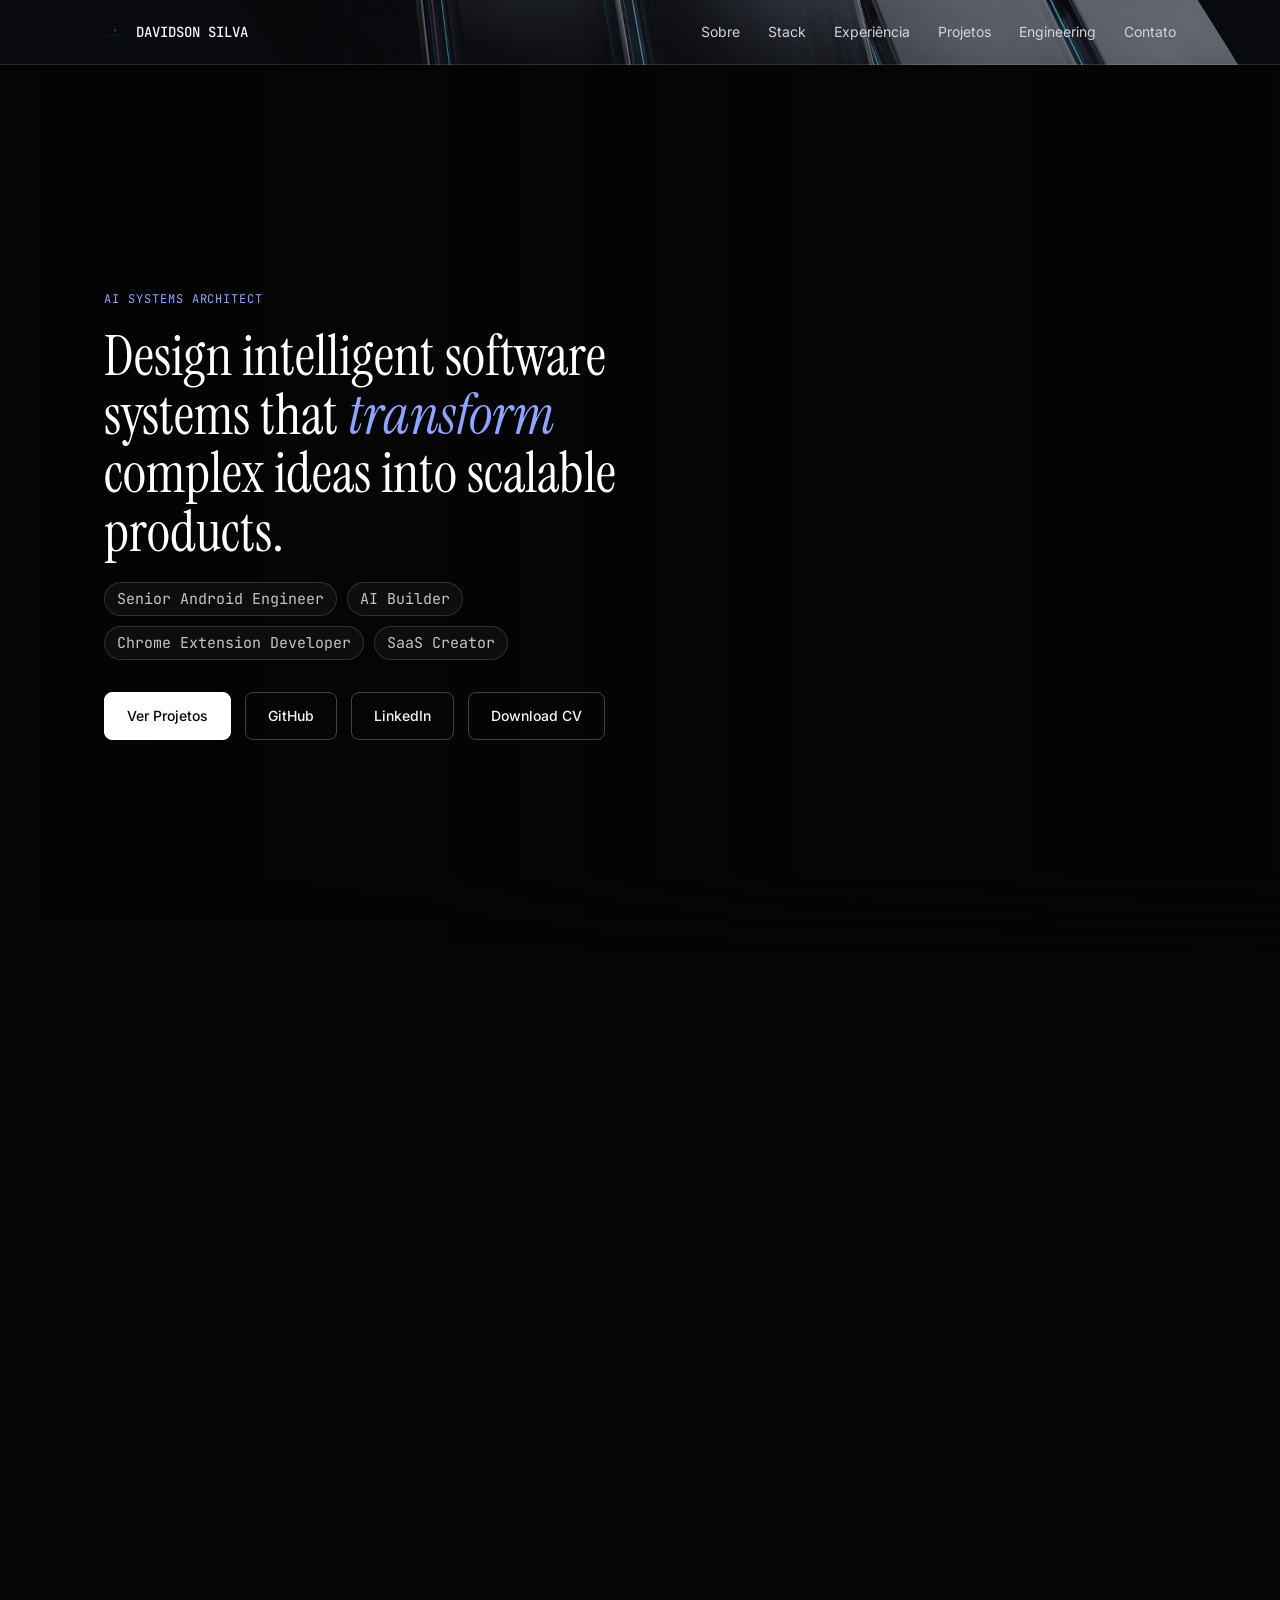
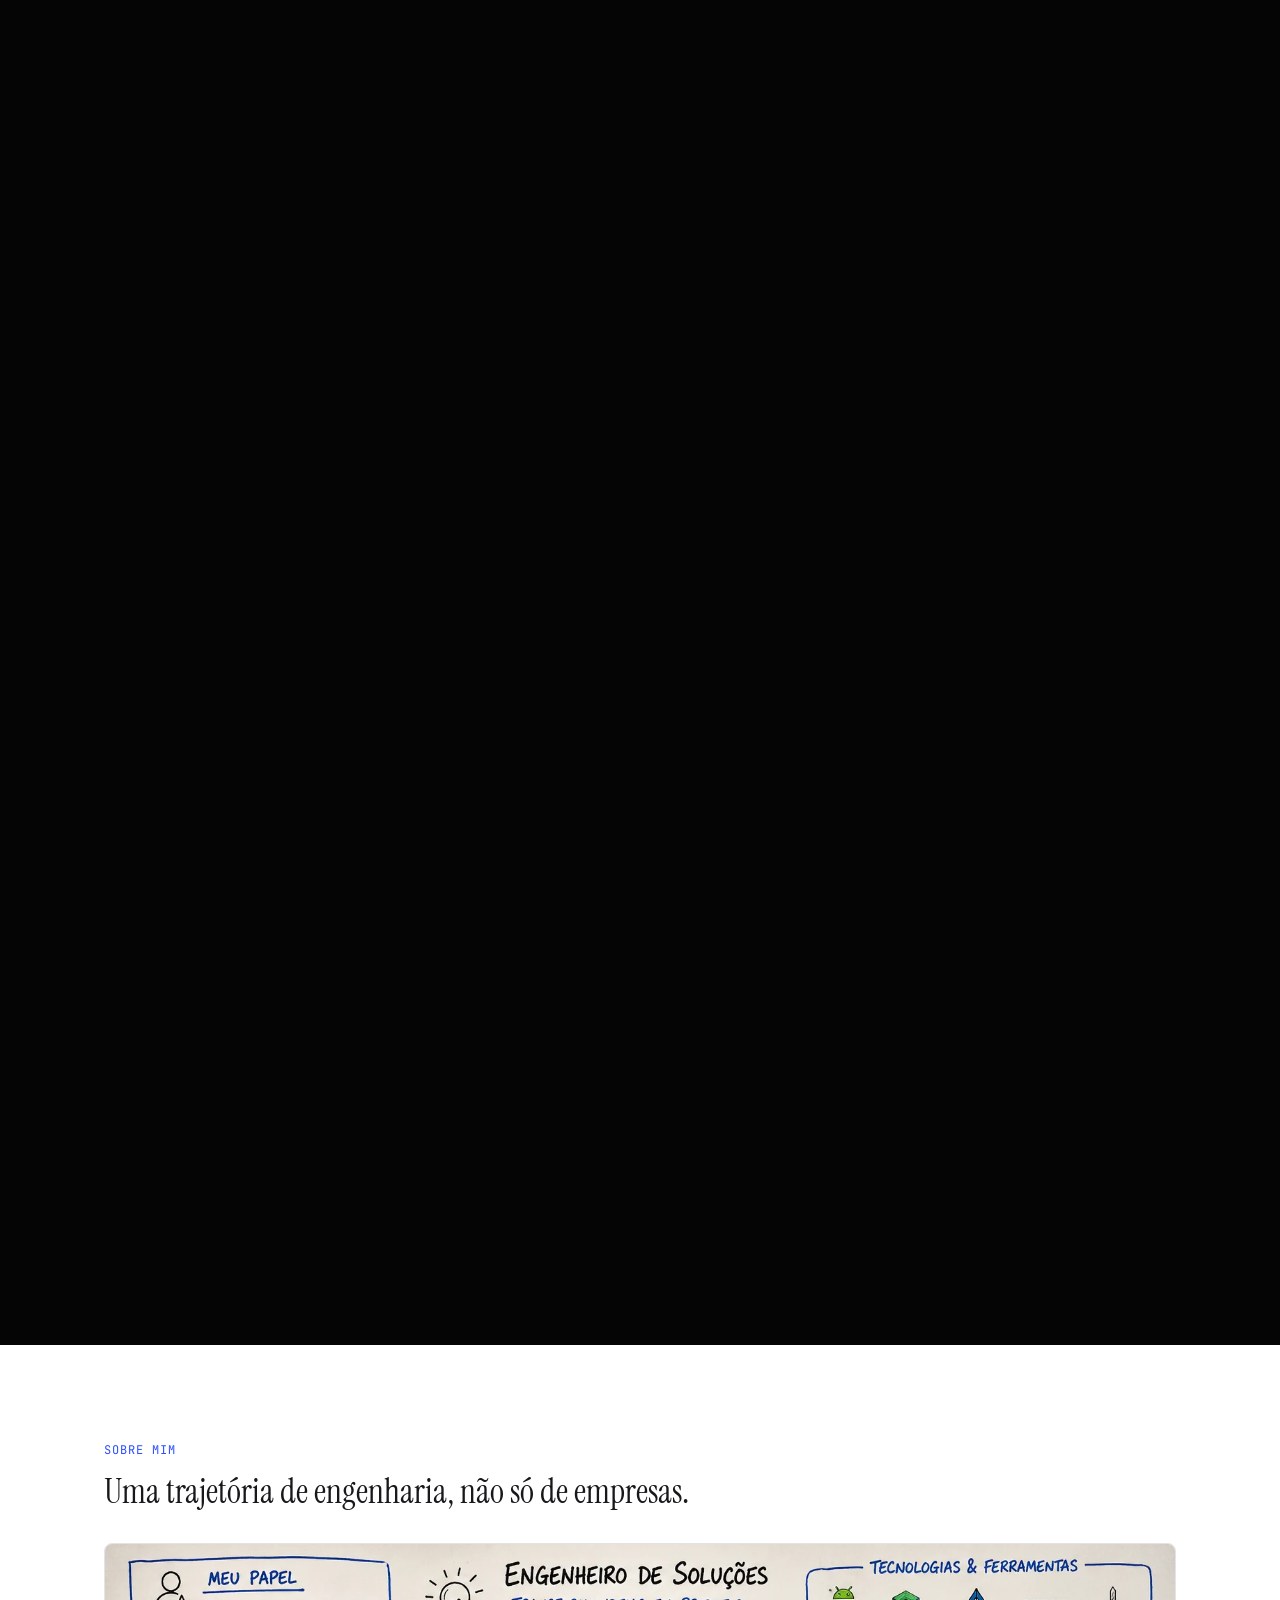
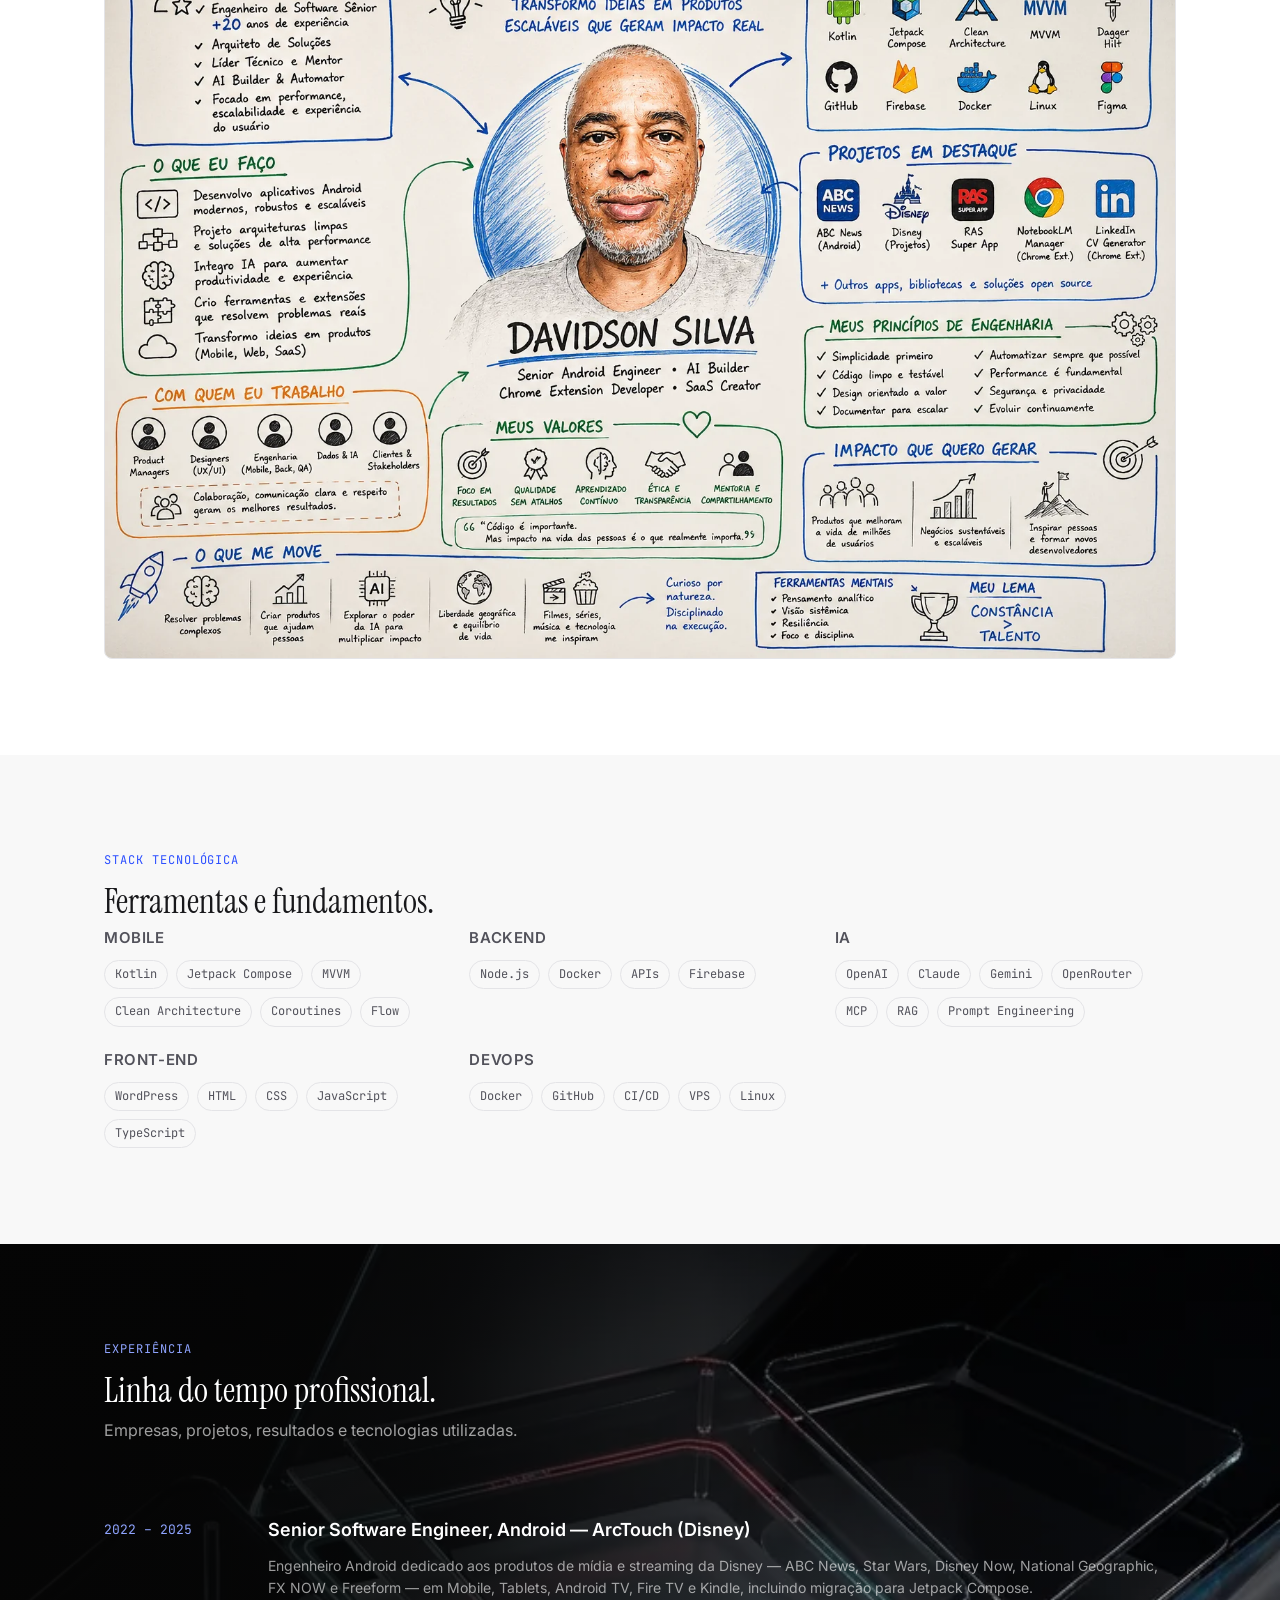
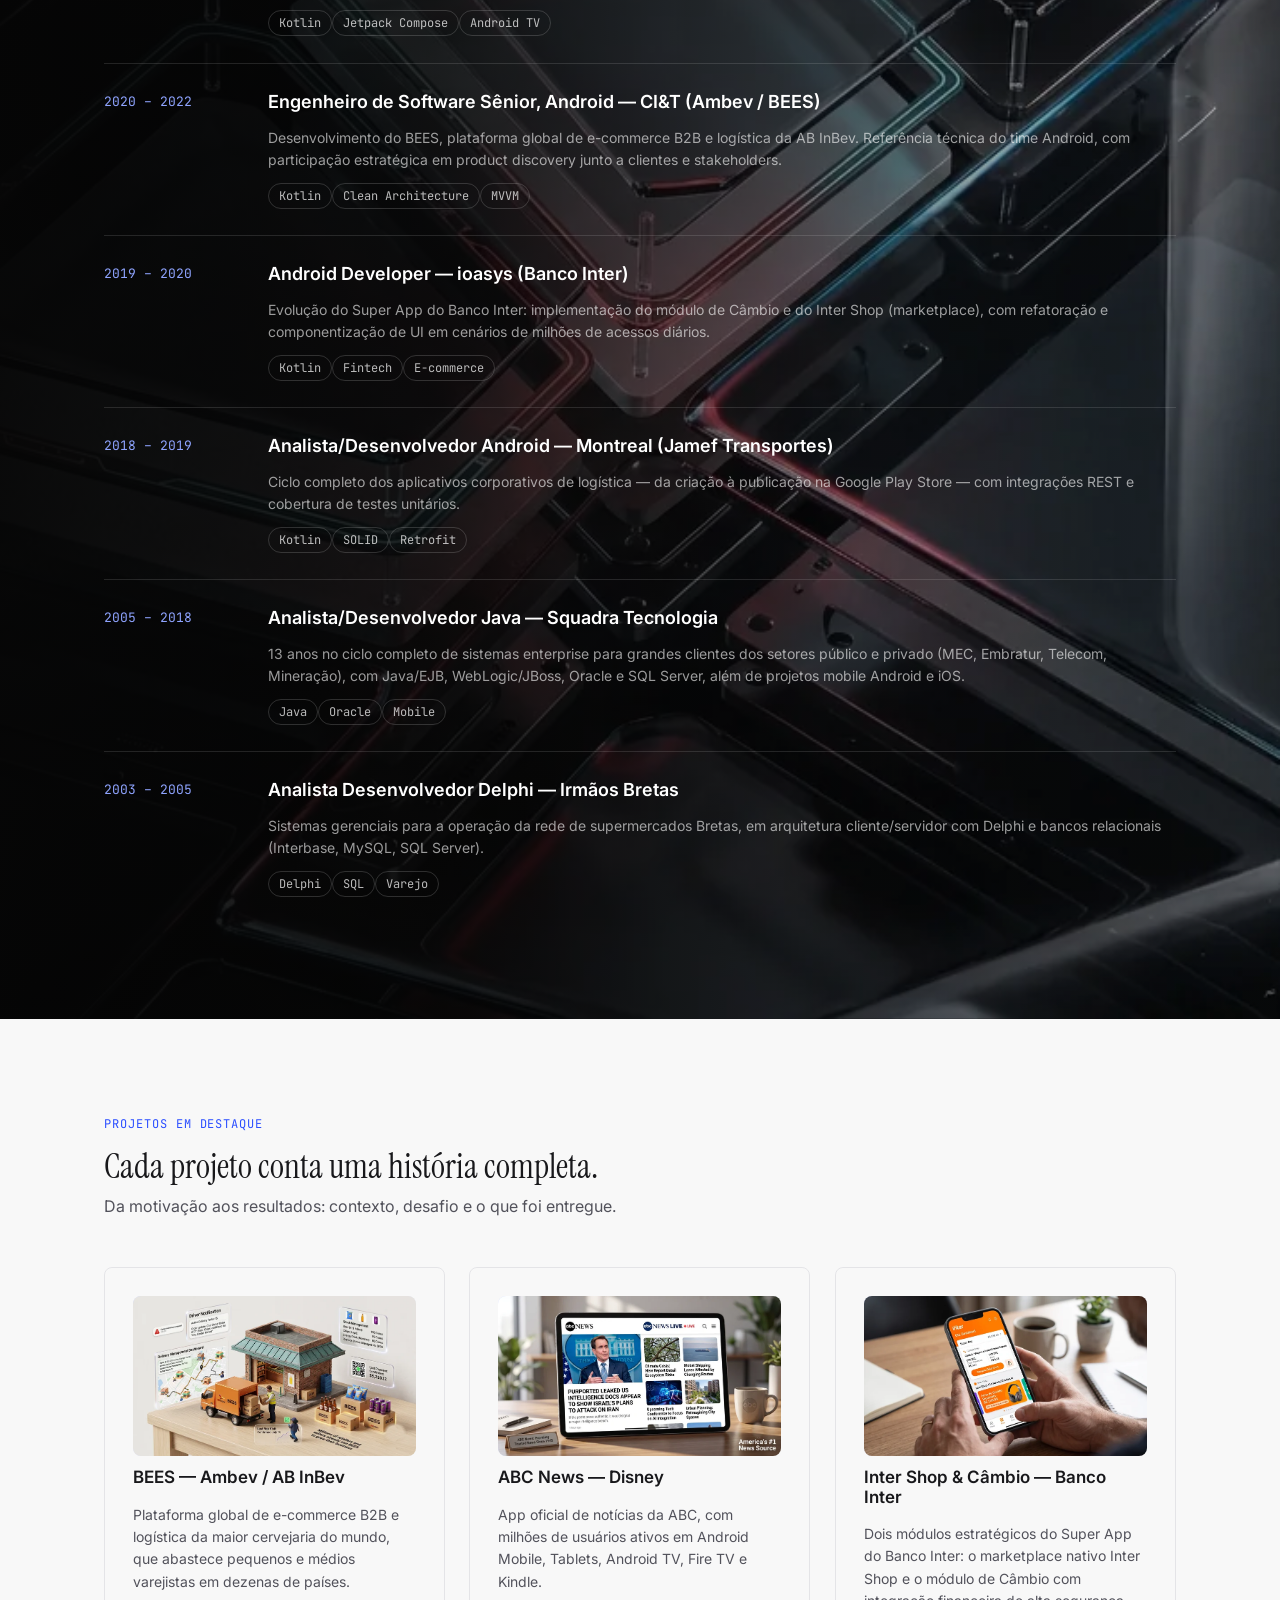
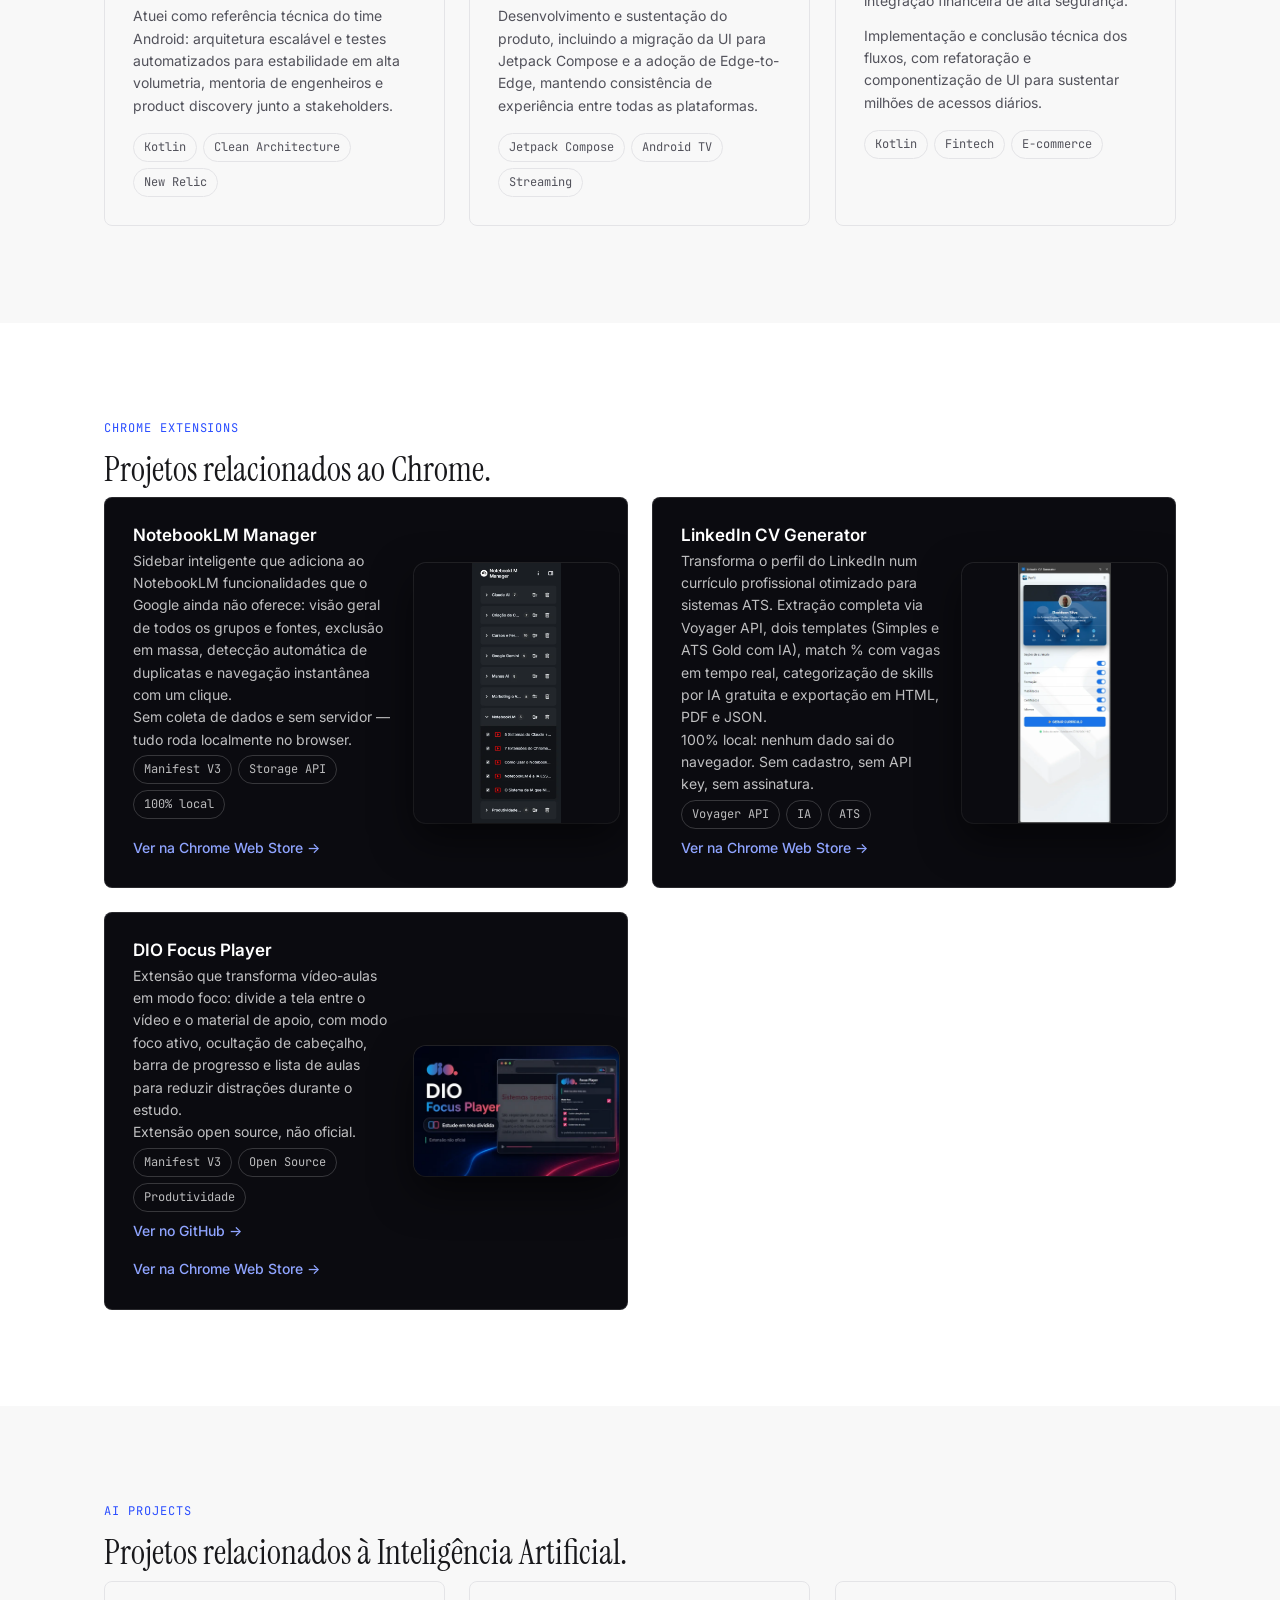
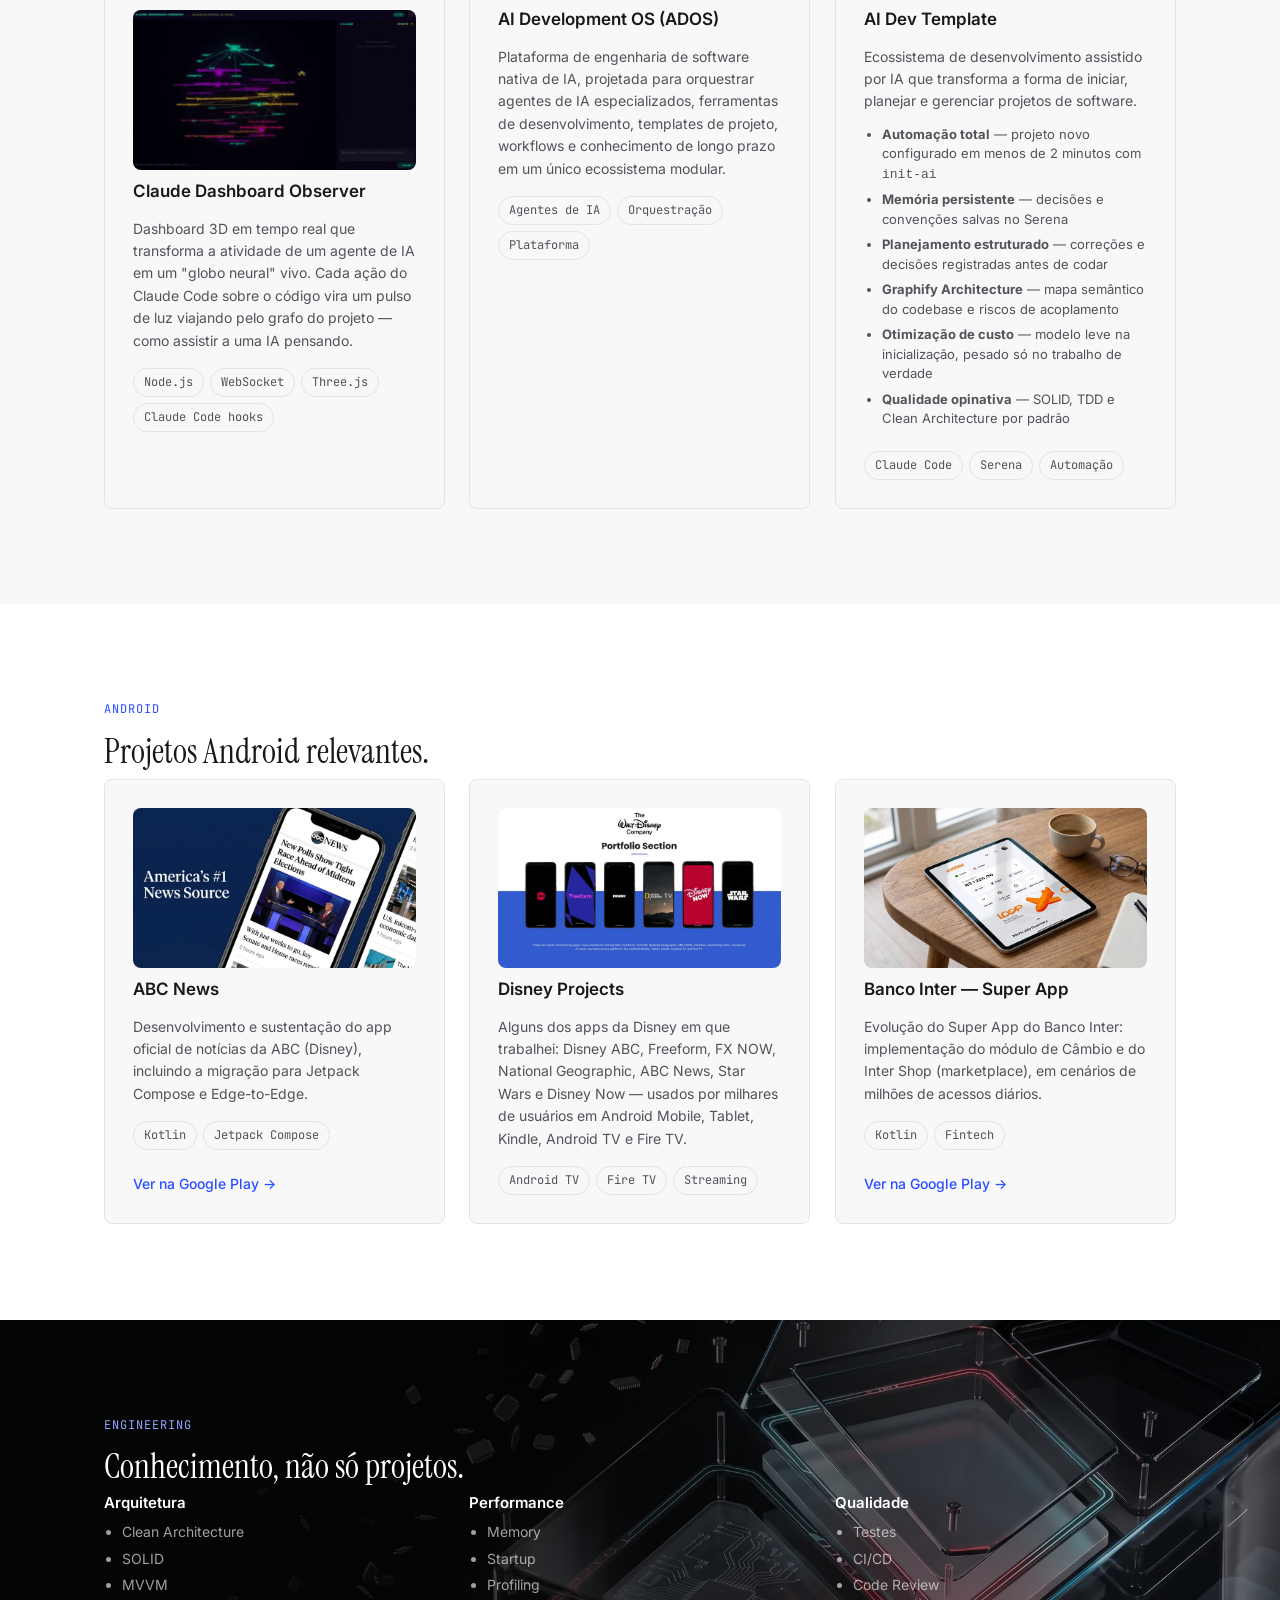
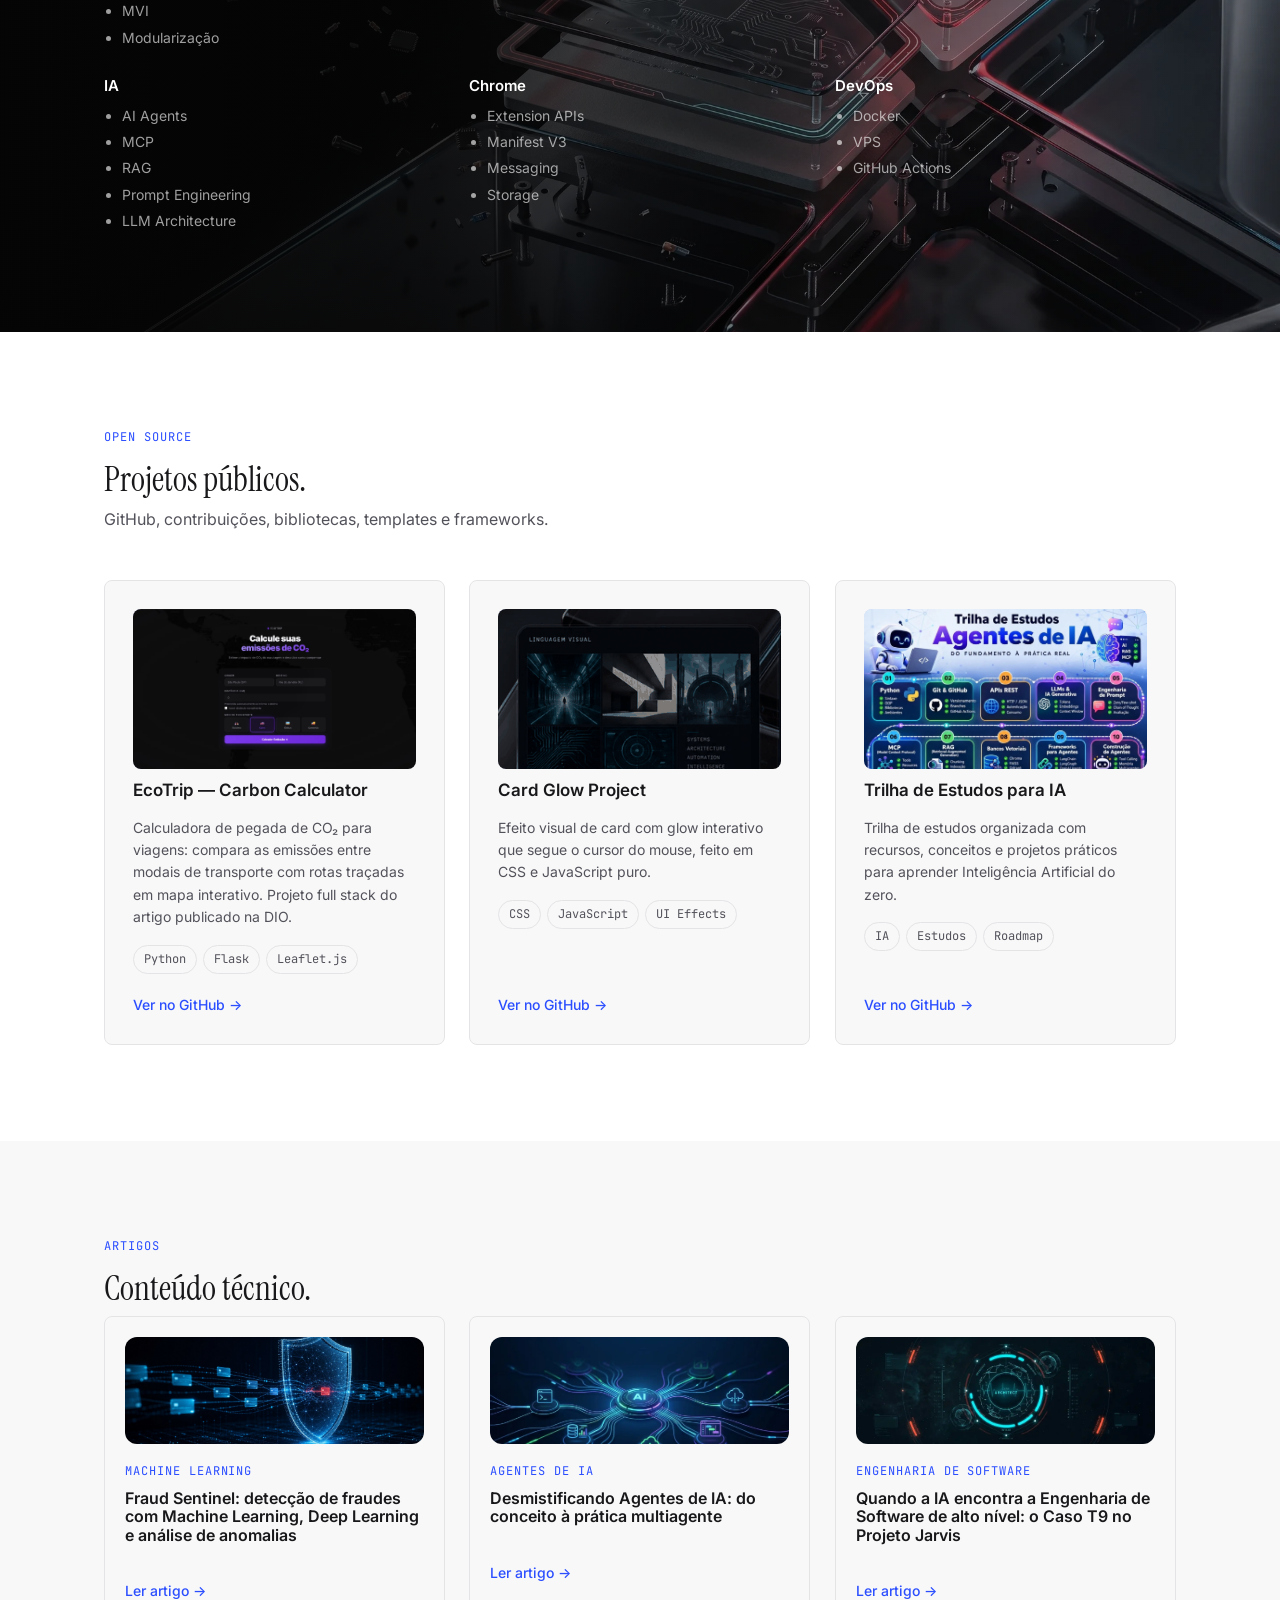
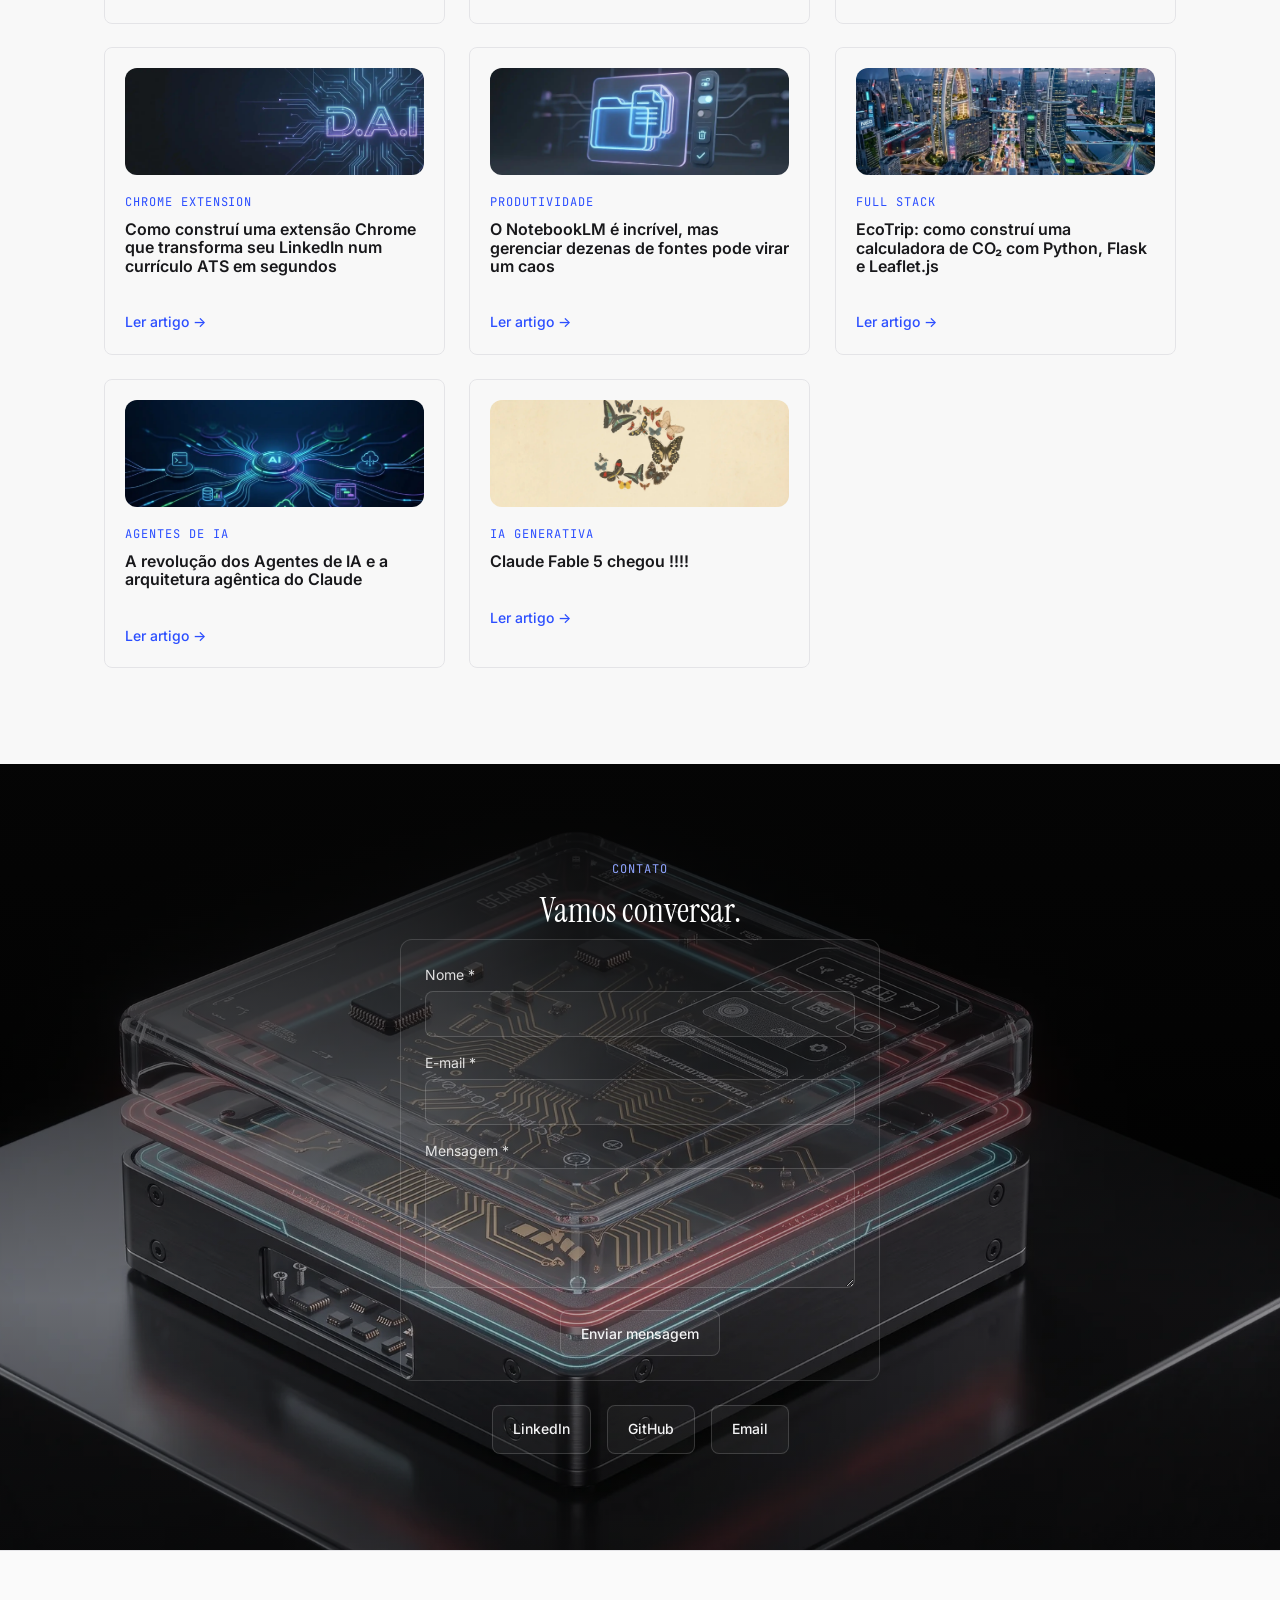
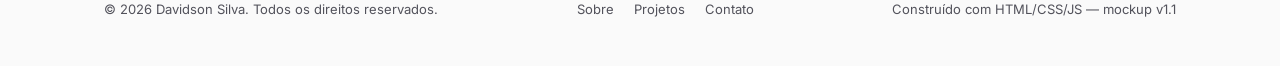
<file: index-v2.html>
<!DOCTYPE html>
<html lang="pt-BR">
<head>
<meta charset="UTF-8">
<meta name="viewport" content="width=device-width, initial-scale=1.0">
<title>Davidson Silva — Portfolio V2</title>
<meta name="description" content="Portfólio de Davidson Silva — Senior Android Engineer, AI Builder, Chrome Extension Developer, SaaS Creator, Software Architect.">
<link rel="preconnect" href="https://fonts.googleapis.com">
<link rel="preconnect" href="https://fonts.gstatic.com" crossorigin>
<link rel="stylesheet" href="https://fonts.googleapis.com/css2?family=Instrument+Serif:ital@0;1&family=Inter:wght@400;500;600;700&family=JetBrains+Mono:wght@400;500&display=swap">
<link rel="stylesheet" href="css/base.css">
<link rel="stylesheet" href="css/hero.css">
<link rel="stylesheet" href="css/sections.css">
<link rel="stylesheet" href="css/v2-effects.css?v=2.1">
</head>
<body class="hero-scroll-v2">

<nav class="site-nav">
  <div class="container">
    <a href="#hero" class="logo-mark">
      <img src="assets/vertex-suspenso.svg" alt="Vertex Suspenso — logo Davidson Silva">
      DAVIDSON SILVA
    </a>
    <ul>
      <li><a href="#about">Sobre</a></li>
      <li><a href="#stack">Stack</a></li>
      <li><a href="#experience">Experiência</a></li>
      <li><a href="#projects">Projetos</a></li>
      <li><a href="#engineering">Engineering</a></li>
      <li><a href="#contact">Contato</a></li>
    </ul>
  </div>
</nav>

<!-- HERO -->
<header class="hero" id="hero">
  <div class="hero-sticky">
    <!-- Vídeo ativo por padrão. Para voltar à animação de blocos: remova/comente o <video> abaixo e apague "display:none" de .hero-canvas em css/hero.css -->
    <video class="hero-video" muted playsinline preload="auto" data-scroll-scrub aria-hidden="true">
      <source src="assets/hf-hero.mp4" type="video/mp4">
    </video>
    <canvas class="hero-canvas" id="heroCanvas" aria-hidden="true"></canvas>
    <div class="hero-scrim"></div>
    <div class="hero-scene">
      <div class="container">
        <div class="hero-copy" id="heroCopy">
          <span class="hero-eyebrow">AI Systems Architect</span>
          <h1>Design intelligent software systems that <em>transform</em> complex ideas into scalable products.</h1>
          <div class="hero-roles">
            <span>Senior Android Engineer</span>
            <span>AI Builder</span>
            <span>Chrome Extension Developer</span>
            <span>SaaS Creator</span>
          </div>
          <div class="hero-cta">
            <a href="#projects" class="btn btn-primary">Ver Projetos</a>
            <a href="https://github.com/davidsonsilva/" target="_blank" rel="noopener" class="btn btn-secondary">GitHub</a>
            <a href="https://www.linkedin.com/in/davidson-silva/" target="_blank" rel="noopener" class="btn btn-secondary">LinkedIn</a>
            <a href="assets/cv-davidson-silva.pdf" download="cv-davidson-silva.pdf" class="btn btn-secondary">Download CV</a>
          </div>
        </div>
      </div>
    </div>
  </div>
</header>

<!-- SOBRE MIM -->
<section id="about">
  <div class="container">
    <span class="eyebrow">Sobre Mim</span>
    <h2 class="section-title">Uma trajetória de engenharia, não só de empresas.</h2>
    <img class="about-infographic" src="assets/about-me.webp" width="1536" height="1024"
         alt="Infográfico: Davidson Silva, Engenheiro de Soluções — meu papel, o que eu faço, com quem trabalho, tecnologias e ferramentas, projetos em destaque, princípios de engenharia, valores e o impacto que quero gerar.">
  </div>
</section>

<!-- STACK TECNOLÓGICA -->
<section id="stack" class="section-alt">
  <div class="container">
    <span class="eyebrow">Stack Tecnológica</span>
    <h2 class="section-title">Ferramentas e fundamentos.</h2>

    <div class="grid grid-3">
      <div class="stack-category">
        <h3>Mobile</h3>
        <div class="tags">
          <span class="tag">Kotlin</span><span class="tag">Jetpack Compose</span><span class="tag">MVVM</span>
          <span class="tag">Clean Architecture</span><span class="tag">Coroutines</span><span class="tag">Flow</span>
        </div>
      </div>
      <div class="stack-category">
        <h3>Backend</h3>
        <div class="tags">
          <span class="tag">Node.js</span><span class="tag">Docker</span><span class="tag">APIs</span><span class="tag">Firebase</span>
        </div>
      </div>
      <div class="stack-category">
        <h3>IA</h3>
        <div class="tags">
          <span class="tag">OpenAI</span><span class="tag">Claude</span><span class="tag">Gemini</span>
          <span class="tag">OpenRouter</span><span class="tag">MCP</span><span class="tag">RAG</span><span class="tag">Prompt Engineering</span>
        </div>
      </div>
      <div class="stack-category">
        <h3>Front-end</h3>
        <div class="tags">
          <span class="tag">WordPress</span><span class="tag">HTML</span><span class="tag">CSS</span>
          <span class="tag">JavaScript</span><span class="tag">TypeScript</span>
        </div>
      </div>
      <div class="stack-category">
        <h3>DevOps</h3>
        <div class="tags">
          <span class="tag">Docker</span><span class="tag">GitHub</span><span class="tag">CI/CD</span>
          <span class="tag">VPS</span><span class="tag">Linux</span>
        </div>
      </div>
    </div>
  </div>
</section>

<!-- EXPERIÊNCIA -->
<section id="experience" class="section-scene scene-02">
  <div class="container">
    <span class="eyebrow">Experiência</span>
    <h2 class="section-title">Linha do tempo profissional.</h2>
    <p class="section-subtitle">Empresas, projetos, resultados e tecnologias utilizadas.</p>

    <div class="experience-timeline">
      <div class="experience-item">
        <span class="period">2022 – 2025</span>
        <div>
          <h3>Senior Software Engineer, Android — ArcTouch (Disney)</h3>
          <p class="company">Engenheiro Android dedicado aos produtos de mídia e streaming da Disney — ABC News, Star Wars, Disney Now, National Geographic, FX NOW e Freeform — em Mobile, Tablets, Android TV, Fire TV e Kindle, incluindo migração para Jetpack Compose.</p>
          <div class="tags"><span class="tag">Kotlin</span><span class="tag">Jetpack Compose</span><span class="tag">Android TV</span></div>
        </div>
      </div>
      <div class="experience-item">
        <span class="period">2020 – 2022</span>
        <div>
          <h3>Engenheiro de Software Sênior, Android — CI&amp;T (Ambev / BEES)</h3>
          <p class="company">Desenvolvimento do BEES, plataforma global de e-commerce B2B e logística da AB InBev. Referência técnica do time Android, com participação estratégica em product discovery junto a clientes e stakeholders.</p>
          <div class="tags"><span class="tag">Kotlin</span><span class="tag">Clean Architecture</span><span class="tag">MVVM</span></div>
        </div>
      </div>
      <div class="experience-item">
        <span class="period">2019 – 2020</span>
        <div>
          <h3>Android Developer — ioasys (Banco Inter)</h3>
          <p class="company">Evolução do Super App do Banco Inter: implementação do módulo de Câmbio e do Inter Shop (marketplace), com refatoração e componentização de UI em cenários de milhões de acessos diários.</p>
          <div class="tags"><span class="tag">Kotlin</span><span class="tag">Fintech</span><span class="tag">E-commerce</span></div>
        </div>
      </div>
      <div class="experience-item">
        <span class="period">2018 – 2019</span>
        <div>
          <h3>Analista/Desenvolvedor Android — Montreal (Jamef Transportes)</h3>
          <p class="company">Ciclo completo dos aplicativos corporativos de logística — da criação à publicação na Google Play Store — com integrações REST e cobertura de testes unitários.</p>
          <div class="tags"><span class="tag">Kotlin</span><span class="tag">SOLID</span><span class="tag">Retrofit</span></div>
        </div>
      </div>
      <div class="experience-item">
        <span class="period">2005 – 2018</span>
        <div>
          <h3>Analista/Desenvolvedor Java — Squadra Tecnologia</h3>
          <p class="company">13 anos no ciclo completo de sistemas enterprise para grandes clientes dos setores público e privado (MEC, Embratur, Telecom, Mineração), com Java/EJB, WebLogic/JBoss, Oracle e SQL Server, além de projetos mobile Android e iOS.</p>
          <div class="tags"><span class="tag">Java</span><span class="tag">Oracle</span><span class="tag">Mobile</span></div>
        </div>
      </div>
      <div class="experience-item">
        <span class="period">2003 – 2005</span>
        <div>
          <h3>Analista Desenvolvedor Delphi — Irmãos Bretas</h3>
          <p class="company">Sistemas gerenciais para a operação da rede de supermercados Bretas, em arquitetura cliente/servidor com Delphi e bancos relacionais (Interbase, MySQL, SQL Server).</p>
          <div class="tags"><span class="tag">Delphi</span><span class="tag">SQL</span><span class="tag">Varejo</span></div>
        </div>
      </div>
    </div>
  </div>
</section>

<!-- PROJETOS EM DESTAQUE -->
<section id="projects" class="section-alt">
  <div class="container">
    <span class="eyebrow">Projetos em Destaque</span>
    <h2 class="section-title">Cada projeto conta uma história completa.</h2>
    <p class="section-subtitle">Da motivação aos resultados: contexto, desafio e o que foi entregue.</p>

    <div class="grid grid-3">
      <div class="card project-card">
        <img class="project-thumb" src="assets/project-bees.webp" width="800" height="447"
             alt="Ilustração 3D da operação BEES: caminhão de entrega AB InBev, mercadinho e painéis de gestão de entregas e estoque" loading="lazy">
        <h3>BEES — Ambev / AB InBev</h3>
        <p>Plataforma global de e-commerce B2B e logística da maior cervejaria do mundo, que abastece pequenos e médios varejistas em dezenas de países.</p>
        <p>Atuei como referência técnica do time Android: arquitetura escalável e testes automatizados para estabilidade em alta volumetria, mentoria de engenheiros e product discovery junto a stakeholders.</p>
        <div class="tags"><span class="tag">Kotlin</span><span class="tag">Clean Architecture</span><span class="tag">New Relic</span></div>
      </div>
      <div class="card project-card">
        <img class="project-thumb" src="assets/project-abcnews.webp" width="800" height="447"
             alt="App ABC News aberto em um tablet sobre uma mesa, com a home de notícias e o selo America's #1 News Source" loading="lazy">
        <h3>ABC News — Disney</h3>
        <p>App oficial de notícias da ABC, com milhões de usuários ativos em Android Mobile, Tablets, Android TV, Fire TV e Kindle.</p>
        <p>Desenvolvimento e sustentação do produto, incluindo a migração da UI para Jetpack Compose e a adoção de Edge-to-Edge, mantendo consistência de experiência entre todas as plataformas.</p>
        <div class="tags"><span class="tag">Jetpack Compose</span><span class="tag">Android TV</span><span class="tag">Streaming</span></div>
      </div>
      <div class="card project-card">
        <img class="project-thumb" src="assets/project-inter.webp" width="800" height="447"
             alt="Super App do Banco Inter em um smartphone mostrando os módulos de Câmbio e Inter Shop" loading="lazy">
        <h3>Inter Shop &amp; Câmbio — Banco Inter</h3>
        <p>Dois módulos estratégicos do Super App do Banco Inter: o marketplace nativo Inter Shop e o módulo de Câmbio com integração financeira de alta segurança.</p>
        <p>Implementação e conclusão técnica dos fluxos, com refatoração e componentização de UI para sustentar milhões de acessos diários.</p>
        <div class="tags"><span class="tag">Kotlin</span><span class="tag">Fintech</span><span class="tag">E-commerce</span></div>
      </div>
    </div>
  </div>
</section>

<!-- CHROME EXTENSIONS -->
<section id="chrome-extensions">
  <div class="container">
    <span class="eyebrow">Chrome Extensions</span>
    <h2 class="section-title">Projetos relacionados ao Chrome.</h2>
    <div class="grid grid-2">
      <div class="card project-card ext-card ext-notebooklm">
        <div class="ext-text-col">
          <h3>NotebookLM Manager</h3>
          <p>Sidebar inteligente que adiciona ao NotebookLM funcionalidades que o Google ainda não oferece: visão geral de todos os grupos e fontes, exclusão em massa, detecção automática de duplicatas e navegação instantânea com um clique.</p>
          <p>Sem coleta de dados e sem servidor — tudo roda localmente no browser.</p>
          <div class="tags"><span class="tag">Manifest V3</span><span class="tag">Storage API</span><span class="tag">100% local</span></div>
          <a class="card-link" href="https://chromewebstore.google.com/detail/notebooklm-manager/effanbigogbehgfiikhinpaglijhmkfh" target="_blank" rel="noopener">Ver na Chrome Web Store →</a>
          <div class="luz" aria-hidden="true"></div>
        </div>
        <div class="ext-shot-col">
          <img class="card-shot" src="assets/ext-notebooklm.webp" alt="" loading="lazy">
        </div>
      </div>
      <div class="card project-card ext-card ext-linkedin">
        <div class="ext-text-col">
          <h3>LinkedIn CV Generator</h3>
          <p>Transforma o perfil do LinkedIn num currículo profissional otimizado para sistemas ATS. Extração completa via Voyager API, dois templates (Simples e ATS Gold com IA), match % com vagas em tempo real, categorização de skills por IA gratuita e exportação em HTML, PDF e JSON.</p>
          <p>100% local: nenhum dado sai do navegador. Sem cadastro, sem API key, sem assinatura.</p>
          <div class="tags"><span class="tag">Voyager API</span><span class="tag">IA</span><span class="tag">ATS</span></div>
          <a class="card-link" href="https://chromewebstore.google.com/detail/linkedin-cv-generator/jndjcihjnekmaphbpepoddmbpddkfflh" target="_blank" rel="noopener">Ver na Chrome Web Store →</a>
          <div class="luz" aria-hidden="true"></div>
        </div>
        <div class="ext-shot-col">
          <img class="card-shot" src="assets/ext-linkedin-cv.webp" alt="" loading="lazy">
        </div>
      </div>
      <div class="card project-card ext-card ext-dio-focus">
        <div class="ext-text-col">
          <h3>DIO Focus Player</h3>
          <p>Extensão que transforma vídeo-aulas em modo foco: divide a tela entre o vídeo e o material de apoio, com modo foco ativo, ocultação de cabeçalho, barra de progresso e lista de aulas para reduzir distrações durante o estudo.</p>
          <p>Extensão open source, não oficial.</p>
          <div class="tags"><span class="tag">Manifest V3</span><span class="tag">Open Source</span><span class="tag">Produtividade</span></div>
          <a class="card-link" href="https://github.com/davidsonsilva/DIO-Focus-Player" target="_blank" rel="noopener">Ver no GitHub →</a>
          <a class="card-link" href="https://chromewebstore.google.com/detail/gehjoklpbkeheebhlngigfkhbpboibfi?utm_source=item-share-cb" target="_blank" rel="noopener">Ver na Chrome Web Store →</a>
          <div class="luz" aria-hidden="true"></div>
        </div>
        <div class="ext-shot-col">
          <img class="card-shot" src="assets/ext-dio-focus-player.webp" alt="" loading="lazy">
        </div>
      </div>
    </div>
  </div>
</section>

<!-- AI PROJECTS -->
<section id="ai-projects" class="section-alt">
  <div class="container">
    <span class="eyebrow">AI Projects</span>
    <h2 class="section-title">Projetos relacionados à Inteligência Artificial.</h2>
    <div class="grid grid-3">
      <div class="card project-card">
        <img class="project-thumb" src="assets/ai-claude-observer.webp" width="640" height="360"
             alt="Animação do Claude Dashboard Observer: globo neural 3D com pulsos de luz percorrendo o grafo do projeto" loading="lazy">
        <h3>Claude Dashboard Observer</h3>
        <p>Dashboard 3D em tempo real que transforma a atividade de um agente de IA em um "globo neural" vivo. Cada ação do Claude Code sobre o código vira um pulso de luz viajando pelo grafo do projeto — como assistir a uma IA pensando.</p>
        <div class="tags"><span class="tag">Node.js</span><span class="tag">WebSocket</span><span class="tag">Three.js</span><span class="tag">Claude Code hooks</span></div>
      </div>
      <div class="card project-card">
        <h3>AI Development OS (ADOS)</h3>
        <p>Plataforma de engenharia de software nativa de IA, projetada para orquestrar agentes de IA especializados, ferramentas de desenvolvimento, templates de projeto, workflows e conhecimento de longo prazo em um único ecossistema modular.</p>
        <div class="tags"><span class="tag">Agentes de IA</span><span class="tag">Orquestração</span><span class="tag">Plataforma</span></div>
      </div>
      <div class="card project-card">
        <h3>AI Dev Template</h3>
        <p>Ecossistema de desenvolvimento assistido por IA que transforma a forma de iniciar, planejar e gerenciar projetos de software.</p>
        <ul class="feature-list">
          <li><strong>Automação total</strong> — projeto novo configurado em menos de 2 minutos com <code>init-ai</code></li>
          <li><strong>Memória persistente</strong> — decisões e convenções salvas no Serena</li>
          <li><strong>Planejamento estruturado</strong> — correções e decisões registradas antes de codar</li>
          <li><strong>Graphify Architecture</strong> — mapa semântico do codebase e riscos de acoplamento</li>
          <li><strong>Otimização de custo</strong> — modelo leve na inicialização, pesado só no trabalho de verdade</li>
          <li><strong>Qualidade opinativa</strong> — SOLID, TDD e Clean Architecture por padrão</li>
        </ul>
        <div class="tags"><span class="tag">Claude Code</span><span class="tag">Serena</span><span class="tag">Automação</span></div>
      </div>
    </div>
  </div>
</section>

<!-- ANDROID -->
<section id="android">
  <div class="container">
    <span class="eyebrow">Android</span>
    <h2 class="section-title">Projetos Android relevantes.</h2>
    <div class="grid grid-3">
      <div class="card project-card">
        <img class="project-thumb" src="assets/android-abc-news.webp" width="800" height="436"
             alt="Aplicativo ABC News em execução em um smartphone Android" loading="lazy">
        <h3>ABC News</h3>
        <p>Desenvolvimento e sustentação do app oficial de notícias da ABC (Disney), incluindo a migração para Jetpack Compose e Edge-to-Edge.</p>
        <div class="tags"><span class="tag">Kotlin</span><span class="tag">Jetpack Compose</span></div>
        <a class="card-link" href="https://play.google.com/store/apps/details?id=com.abc.abcnews" target="_blank" rel="noopener">Ver na Google Play →</a>
      </div>
      <div class="card project-card">
        <img class="project-thumb" src="assets/android-disney.webp" width="800" height="450"
             alt="Logos dos aplicativos Disney: Disney ABC, Freeform, FX NOW, National Geographic, ABC News, Star Wars e Disney Now" loading="lazy">
        <h3>Disney Projects</h3>
        <p>Alguns dos apps da Disney em que trabalhei: Disney ABC, Freeform, FX NOW, National Geographic, ABC News, Star Wars e Disney Now — usados por milhares de usuários em Android Mobile, Tablet, Kindle, Android TV e Fire TV.</p>
        <div class="tags"><span class="tag">Android TV</span><span class="tag">Fire TV</span><span class="tag">Streaming</span></div>
      </div>
      <div class="card project-card">
        <img class="project-thumb" src="assets/android-banco-inter.webp" width="800" height="447"
             alt="Super App do Banco Inter em um tablet sobre uma mesa" loading="lazy">
        <h3>Banco Inter — Super App</h3>
        <p>Evolução do Super App do Banco Inter: implementação do módulo de Câmbio e do Inter Shop (marketplace), em cenários de milhões de acessos diários.</p>
        <div class="tags"><span class="tag">Kotlin</span><span class="tag">Fintech</span></div>
        <a class="card-link" href="https://play.google.com/store/apps/details?id=br.com.intermedium&hl=pt_BR" target="_blank" rel="noopener">Ver na Google Play →</a>
      </div>
    </div>
  </div>
</section>

<!-- ENGINEERING -->
<section id="engineering" class="section-scene scene-01">
  <div class="container">
    <span class="eyebrow">Engineering</span>
    <h2 class="section-title">Conhecimento, não só projetos.</h2>

    <div class="grid grid-3">
      <div class="engineering-topic">
        <h4>Arquitetura</h4>
        <ul><li>Clean Architecture</li><li>SOLID</li><li>MVVM</li><li>MVI</li><li>Modularização</li></ul>
      </div>
      <div class="engineering-topic">
        <h4>Performance</h4>
        <ul><li>Memory</li><li>Startup</li><li>Profiling</li></ul>
      </div>
      <div class="engineering-topic">
        <h4>Qualidade</h4>
        <ul><li>Testes</li><li>CI/CD</li><li>Code Review</li></ul>
      </div>
      <div class="engineering-topic">
        <h4>IA</h4>
        <ul><li>AI Agents</li><li>MCP</li><li>RAG</li><li>Prompt Engineering</li><li>LLM Architecture</li></ul>
      </div>
      <div class="engineering-topic">
        <h4>Chrome</h4>
        <ul><li>Extension APIs</li><li>Manifest V3</li><li>Messaging</li><li>Storage</li></ul>
      </div>
      <div class="engineering-topic">
        <h4>DevOps</h4>
        <ul><li>Docker</li><li>VPS</li><li>GitHub Actions</li></ul>
      </div>
    </div>
  </div>
</section>

<!-- OPEN SOURCE -->
<section id="open-source">
  <div class="container">
    <span class="eyebrow">Open Source</span>
    <h2 class="section-title">Projetos públicos.</h2>
    <p class="section-subtitle">GitHub, contribuições, bibliotecas, templates e frameworks.</p>
    <div class="grid grid-3">
      <div class="card project-card">
        <img class="project-thumb" src="assets/oss-ecotrip.webp" width="1279" height="720"
             alt="Interface da calculadora de pegada de CO2 EcoTrip, com formulário de origem, destino, distância e meio de transporte" loading="lazy">
        <h3>EcoTrip — Carbon Calculator</h3>
        <p>Calculadora de pegada de CO₂ para viagens: compara as emissões entre modais de transporte com rotas traçadas em mapa interativo. Projeto full stack do artigo publicado na DIO.</p>
        <div class="tags"><span class="tag">Python</span><span class="tag">Flask</span><span class="tag">Leaflet.js</span></div>
        <a class="card-link" href="https://github.com/davidsonsilva/carbon-calculator" target="_blank" rel="noopener">Ver no GitHub →</a>
      </div>
      <div class="card project-card">
        <img class="project-thumb" src="assets/oss-card-glow-project.gif" width="360" height="346"
             alt="Demonstração animada do efeito de glow interativo do Card Glow Project" loading="lazy">
        <h3>Card Glow Project</h3>
        <p>Efeito visual de card com glow interativo que segue o cursor do mouse, feito em CSS e JavaScript puro.</p>
        <div class="tags"><span class="tag">CSS</span><span class="tag">JavaScript</span><span class="tag">UI Effects</span></div>
        <a class="card-link" href="https://github.com/davidsonsilva/card-glow-project" target="_blank" rel="noopener">Ver no GitHub →</a>
      </div>
      <div class="card project-card">
        <img class="project-thumb" src="assets/oss-trilha-estudos-ia.webp" width="1220" height="1217"
             alt="Capa do repositório Trilha de Estudos para IA" loading="lazy">
        <h3>Trilha de Estudos para IA</h3>
        <p>Trilha de estudos organizada com recursos, conceitos e projetos práticos para aprender Inteligência Artificial do zero.</p>
        <div class="tags"><span class="tag">IA</span><span class="tag">Estudos</span><span class="tag">Roadmap</span></div>
        <a class="card-link" href="https://github.com/davidsonsilva/trilha-estudos-ia" target="_blank" rel="noopener">Ver no GitHub →</a>
      </div>
    </div>
  </div>
</section>

<!-- ARTIGOS -->
<section id="articles" class="section-alt">
  <div class="container">
    <span class="eyebrow">Artigos</span>
    <h2 class="section-title">Conteúdo técnico.</h2>
    <div class="grid grid-3">
      <div class="card article-card">
        <img class="article-thumb" src="assets/articles/artigo8-capa.jpg" alt="Fraud Sentinel — detecção de fraudes com Machine Learning">
        <span class="eyebrow">Machine Learning</span>
        <h3>Fraud Sentinel: detecção de fraudes com Machine Learning, Deep Learning e análise de anomalias</h3>
        <a class="card-link" href="articles/fraud-sentinel-deteccao-fraudes-cartao.html">Ler artigo →</a>
      </div>
      <div class="card article-card">
        <img class="article-thumb" src="assets/articles/artigo1-capa.jpg" alt="Desmistificando Agentes de IA">
        <span class="eyebrow">Agentes de IA</span>
        <h3>Desmistificando Agentes de IA: do conceito à prática multiagente</h3>
        <a class="card-link" href="articles/agentes-de-ia-multiagente.html">Ler artigo →</a>
      </div>
      <div class="card article-card">
        <img class="article-thumb" src="assets/articles/artigo2-capa.jpg" alt="O Caso T9 no Projeto Jarvis">
        <span class="eyebrow">Engenharia de Software</span>
        <h3>Quando a IA encontra a Engenharia de Software de alto nível: o Caso T9 no Projeto Jarvis</h3>
        <a class="card-link" href="articles/jarvis-t9-engenharia-software.html">Ler artigo →</a>
      </div>
      <div class="card article-card">
        <img class="article-thumb" src="assets/articles/artigo3-capa.jpg" alt="LinkedIn CV Generator">
        <span class="eyebrow">Chrome Extension</span>
        <h3>Como construí uma extensão Chrome que transforma seu LinkedIn num currículo ATS em segundos</h3>
        <a class="card-link" href="articles/linkedin-cv-ats-chrome-extension.html">Ler artigo →</a>
      </div>
      <div class="card article-card">
        <img class="article-thumb" src="assets/articles/artigo4-capa.jpg" alt="NotebookLM Manager">
        <span class="eyebrow">Produtividade</span>
        <h3>O NotebookLM é incrível, mas gerenciar dezenas de fontes pode virar um caos</h3>
        <a class="card-link" href="articles/notebooklm-manager.html">Ler artigo →</a>
      </div>
      <div class="card article-card">
        <img class="article-thumb" src="assets/articles/artigo5-capa.jpg" alt="EcoTrip — calculadora de CO2">
        <span class="eyebrow">Full Stack</span>
        <h3>EcoTrip: como construí uma calculadora de CO₂ com Python, Flask e Leaflet.js</h3>
        <a class="card-link" href="articles/ecotrip-calculadora-co2.html">Ler artigo →</a>
      </div>
      <div class="card article-card">
        <img class="article-thumb" src="assets/articles/artigo6-capa.jpg" alt="Arquitetura Agêntica do Claude">
        <span class="eyebrow">Agentes de IA</span>
        <h3>A revolução dos Agentes de IA e a arquitetura agêntica do Claude</h3>
        <a class="card-link" href="articles/arquitetura-agentica-claude.html">Ler artigo →</a>
      </div>
      <div class="card article-card">
        <img class="article-thumb" src="assets/articles/artigo7-capa.jpg" alt="Claude Fable 5 chegou">
        <span class="eyebrow">IA Generativa</span>
        <h3>Claude Fable 5 chegou !!!!</h3>
        <a class="card-link" href="articles/claude-fable-5.html">Ler artigo →</a>
      </div>
    </div>
  </div>
</section>

<!-- CONTATO -->
<section id="contact" class="contact-section section-scene scene-footer">
  <div class="container">
    <span class="eyebrow">Contato</span>
    <h2 class="section-title">Vamos conversar.</h2>
    <div class="contact-form-wrap">
      <form class="contact-form" id="contact-form">
        <div class="form-field">
          <label for="contact-nome">Nome <span aria-hidden="true">*</span></label>
          <input type="text" id="contact-nome" name="nome" required>
        </div>
        <div class="form-field">
          <label for="contact-email">E-mail <span aria-hidden="true">*</span></label>
          <input type="email" id="contact-email" name="email" required>
        </div>
        <div class="form-field">
          <label for="contact-mensagem">Mensagem <span aria-hidden="true">*</span></label>
          <textarea id="contact-mensagem" name="mensagem" required></textarea>
        </div>
        <button type="submit" class="contact-submit">Enviar mensagem</button>
      </form>
    </div>
    <div class="contact-links">
      <a href="https://www.linkedin.com/in/davidson-silva/" target="_blank" rel="noopener">LinkedIn</a>
      <a href="https://github.com/davidsonsilva/" target="_blank" rel="noopener">GitHub</a>
      <a href="mailto:davidson.f.silva@gmail.com">Email</a>
    </div>
  </div>
</section>

<!-- FOOTER -->
<footer class="site-footer">
  <div class="container">
    <span>&copy; 2026 Davidson Silva. Todos os direitos reservados.</span>
    <nav>
      <a href="#about">Sobre</a>
      <a href="#projects">Projetos</a>
      <a href="#contact">Contato</a>
    </nav>
    <span>Construído com HTML/CSS/JS — mockup v1.1</span>
  </div>
</footer>


<script src="js/main.js?v=2.2"></script>
<script src="js/v2-effects.js?v=2.0"></script>
</body>
</html>
</file>
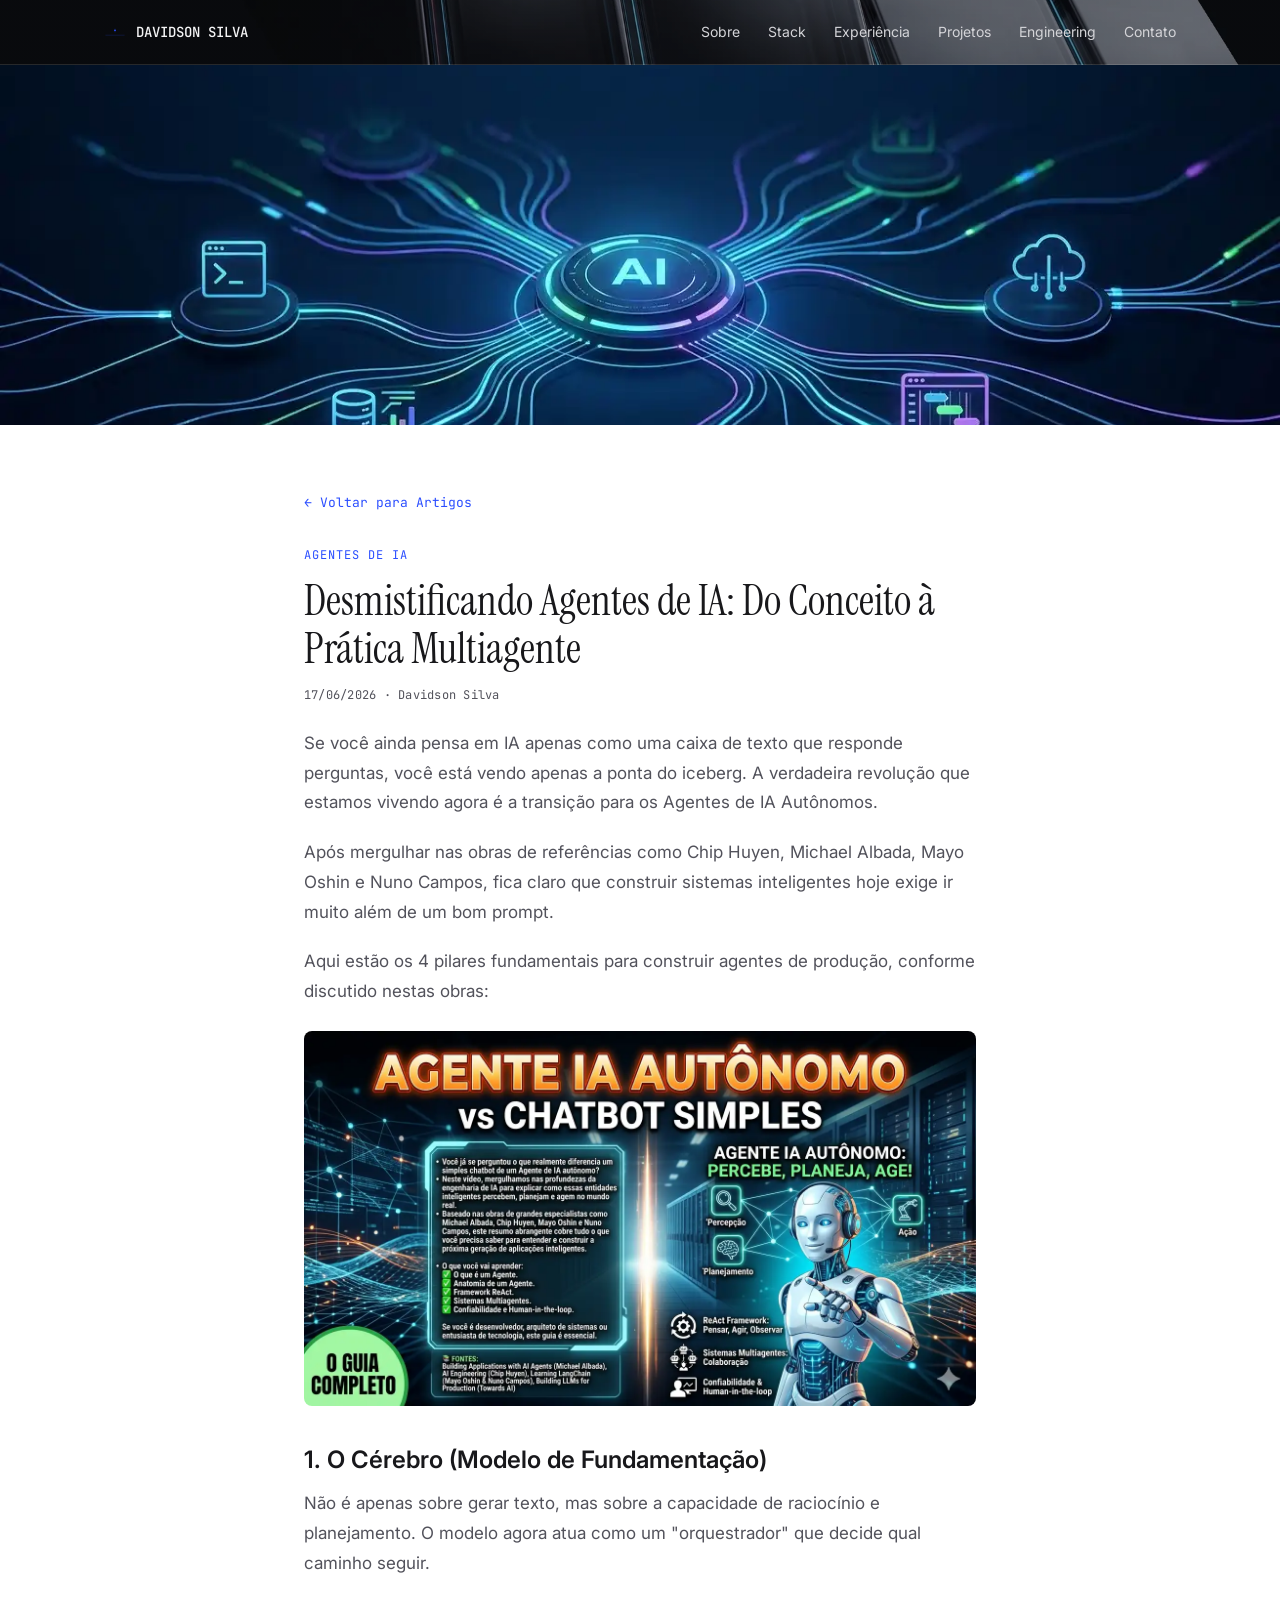
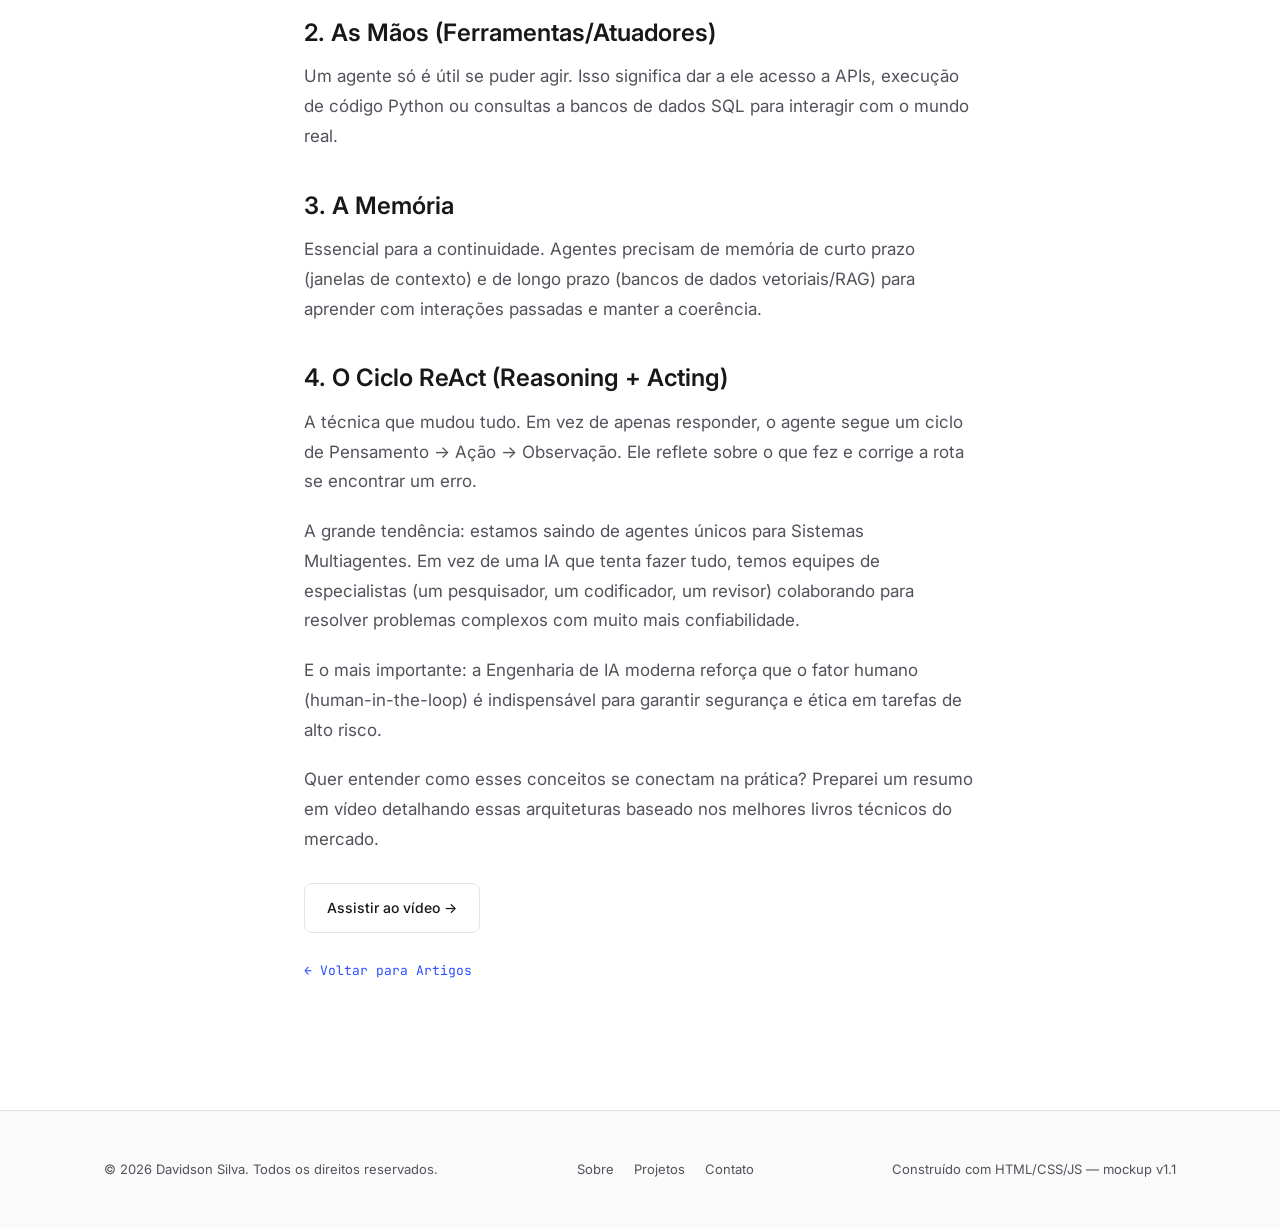
<file: articles/agentes-de-ia-multiagente.html>
<!DOCTYPE html>
<html lang="pt-BR">
<head>
<meta charset="UTF-8">
<meta name="viewport" content="width=device-width, initial-scale=1.0">
<title>Desmistificando Agentes de IA: do Conceito à Prática Multiagente — Davidson Silva</title>
<meta name="description" content="Os 4 pilares fundamentais para construir agentes de IA de produção: modelo de fundamentação, ferramentas, memória e o ciclo ReAct.">
<link rel="preconnect" href="https://fonts.googleapis.com">
<link rel="preconnect" href="https://fonts.gstatic.com" crossorigin>
<link rel="stylesheet" href="https://fonts.googleapis.com/css2?family=Instrument+Serif:ital@0;1&family=Inter:wght@400;500;600;700&family=JetBrains+Mono:wght@400;500&display=swap">
<link rel="stylesheet" href="../css/base.css">
<link rel="stylesheet" href="../css/sections.css">
<link rel="stylesheet" href="../css/article.css">
</head>
<body>

<nav class="site-nav">
  <div class="container">
    <a href="../index.html#hero" class="logo-mark">
      <img src="../assets/vertex-suspenso.svg" alt="Vertex Suspenso — logo Davidson Silva">
      DAVIDSON SILVA
    </a>
    <ul>
      <li><a href="../index.html#about">Sobre</a></li>
      <li><a href="../index.html#stack">Stack</a></li>
      <li><a href="../index.html#experience">Experiência</a></li>
      <li><a href="../index.html#projects">Projetos</a></li>
      <li><a href="../index.html#engineering">Engineering</a></li>
      <li><a href="../index.html#contact">Contato</a></li>
    </ul>
  </div>
</nav>

<img class="article-cover" src="../assets/articles/artigo1-capa.jpg" alt="Desmistificando Agentes de IA">

<section class="article-body-section">
  <div class="article-container">
    <a class="article-back" href="../index.html#articles">← Voltar para Artigos</a>

    <span class="eyebrow">Agentes de IA</span>
    <h1 class="article-title">Desmistificando Agentes de IA: Do Conceito à Prática Multiagente</h1>
    <div class="article-meta">17/06/2026 · Davidson Silva</div>

    <div class="article-content">
      <p>Se você ainda pensa em IA apenas como uma caixa de texto que responde perguntas, você está vendo apenas a ponta do iceberg. A verdadeira revolução que estamos vivendo agora é a transição para os Agentes de IA Autônomos.</p>

      <p>Após mergulhar nas obras de referências como Chip Huyen, Michael Albada, Mayo Oshin e Nuno Campos, fica claro que construir sistemas inteligentes hoje exige ir muito além de um bom prompt.</p>

      <p>Aqui estão os 4 pilares fundamentais para construir agentes de produção, conforme discutido nestas obras:</p>

      <img src="../assets/articles/artigo1-inline1.png" alt="Pilares de um agente de IA de produção">

      <h2>1. O Cérebro (Modelo de Fundamentação)</h2>
      <p>Não é apenas sobre gerar texto, mas sobre a capacidade de raciocínio e planejamento. O modelo agora atua como um "orquestrador" que decide qual caminho seguir.</p>

      <h2>2. As Mãos (Ferramentas/Atuadores)</h2>
      <p>Um agente só é útil se puder agir. Isso significa dar a ele acesso a APIs, execução de código Python ou consultas a bancos de dados SQL para interagir com o mundo real.</p>

      <h2>3. A Memória</h2>
      <p>Essencial para a continuidade. Agentes precisam de memória de curto prazo (janelas de contexto) e de longo prazo (bancos de dados vetoriais/RAG) para aprender com interações passadas e manter a coerência.</p>

      <h2>4. O Ciclo ReAct (Reasoning + Acting)</h2>
      <p>A técnica que mudou tudo. Em vez de apenas responder, o agente segue um ciclo de Pensamento → Ação → Observação. Ele reflete sobre o que fez e corrige a rota se encontrar um erro.</p>

      <p>A grande tendência: estamos saindo de agentes únicos para Sistemas Multiagentes. Em vez de uma IA que tenta fazer tudo, temos equipes de especialistas (um pesquisador, um codificador, um revisor) colaborando para resolver problemas complexos com muito mais confiabilidade.</p>

      <p>E o mais importante: a Engenharia de IA moderna reforça que o fator humano (human-in-the-loop) é indispensável para garantir segurança e ética em tarefas de alto risco.</p>

      <p>Quer entender como esses conceitos se conectam na prática? Preparei um resumo em vídeo detalhando essas arquiteturas baseado nos melhores livros técnicos do mercado.</p>

      <a class="btn btn-secondary" href="https://youtu.be/VFxHqEVMx8A" target="_blank" rel="noopener">Assistir ao vídeo →</a>
    </div>

    <a class="article-back" href="../index.html#articles">← Voltar para Artigos</a>
  </div>
</section>

<footer class="site-footer">
  <div class="container">
    <span>&copy; 2026 Davidson Silva. Todos os direitos reservados.</span>
    <nav>
      <a href="../index.html#about">Sobre</a>
      <a href="../index.html#projects">Projetos</a>
      <a href="../index.html#contact">Contato</a>
    </nav>
    <span>Construído com HTML/CSS/JS — mockup v1.1</span>
  </div>
</footer>

</body>
</html>
</file>
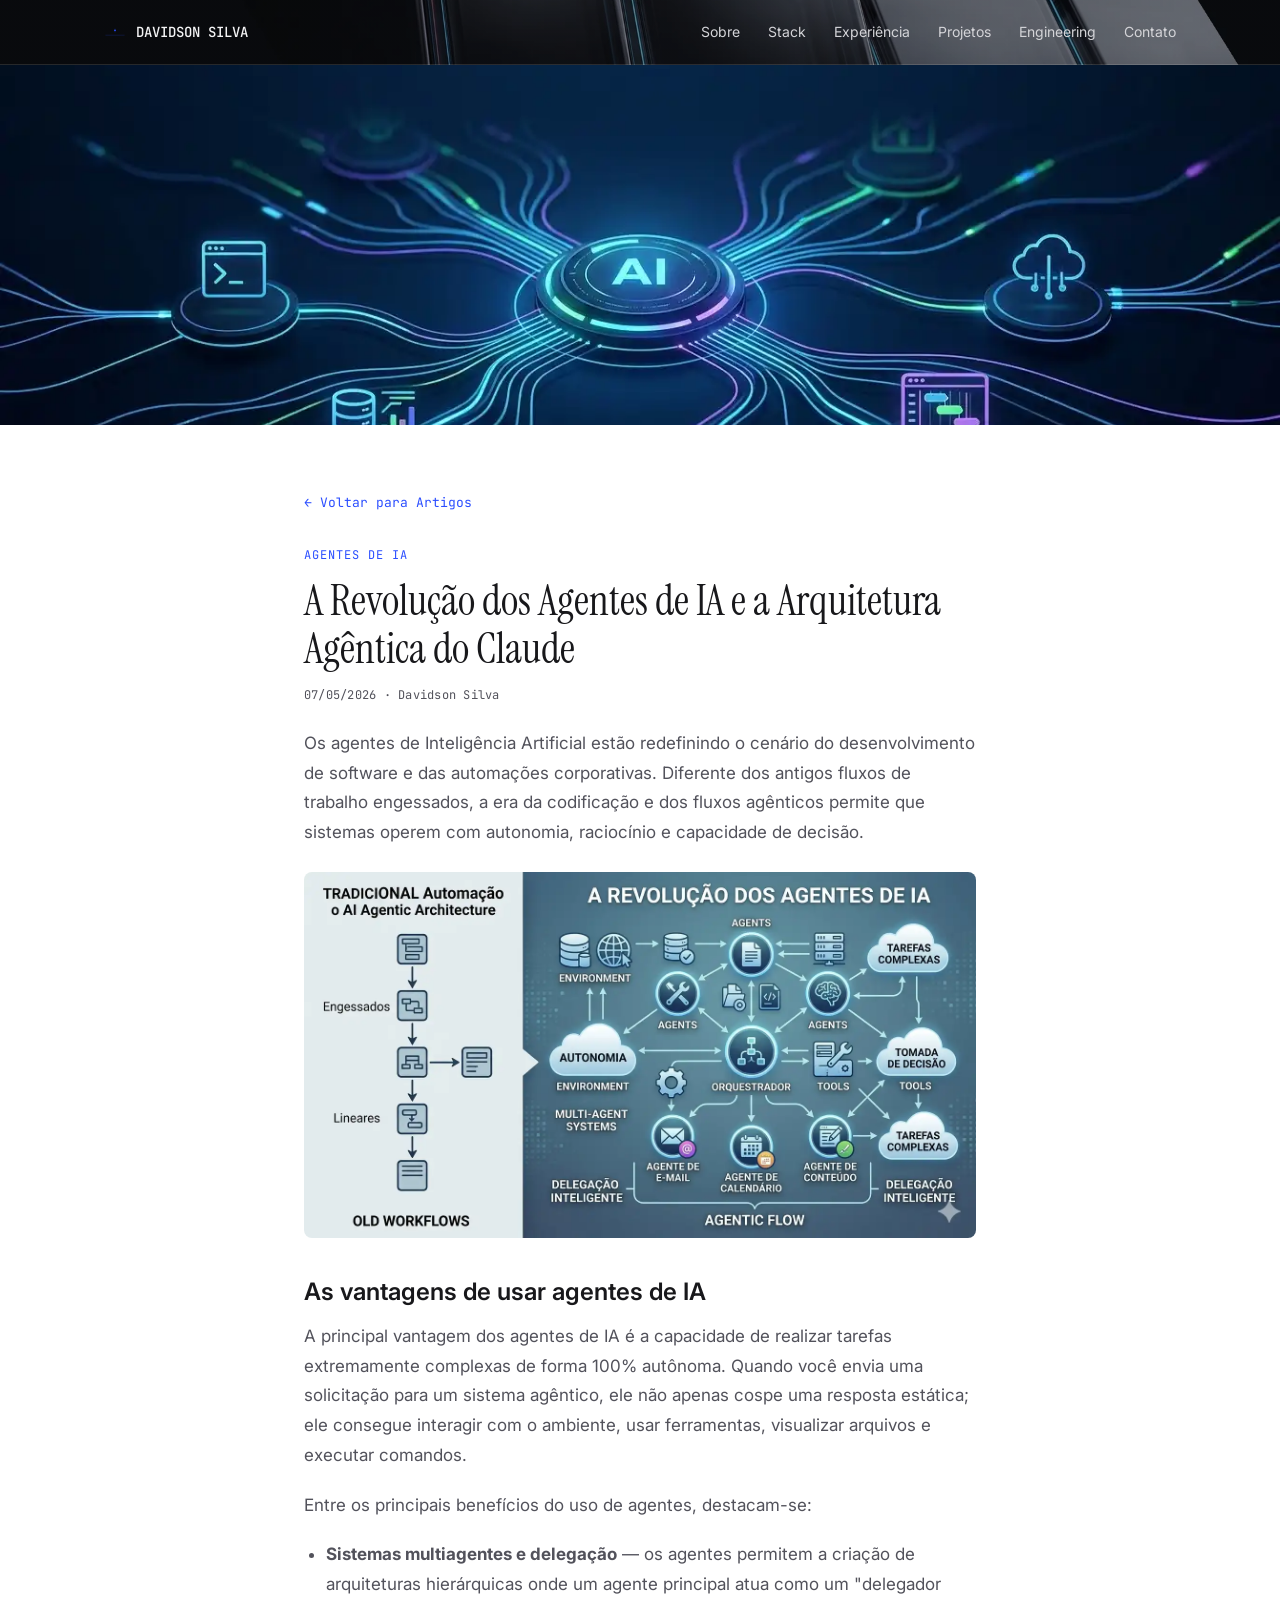
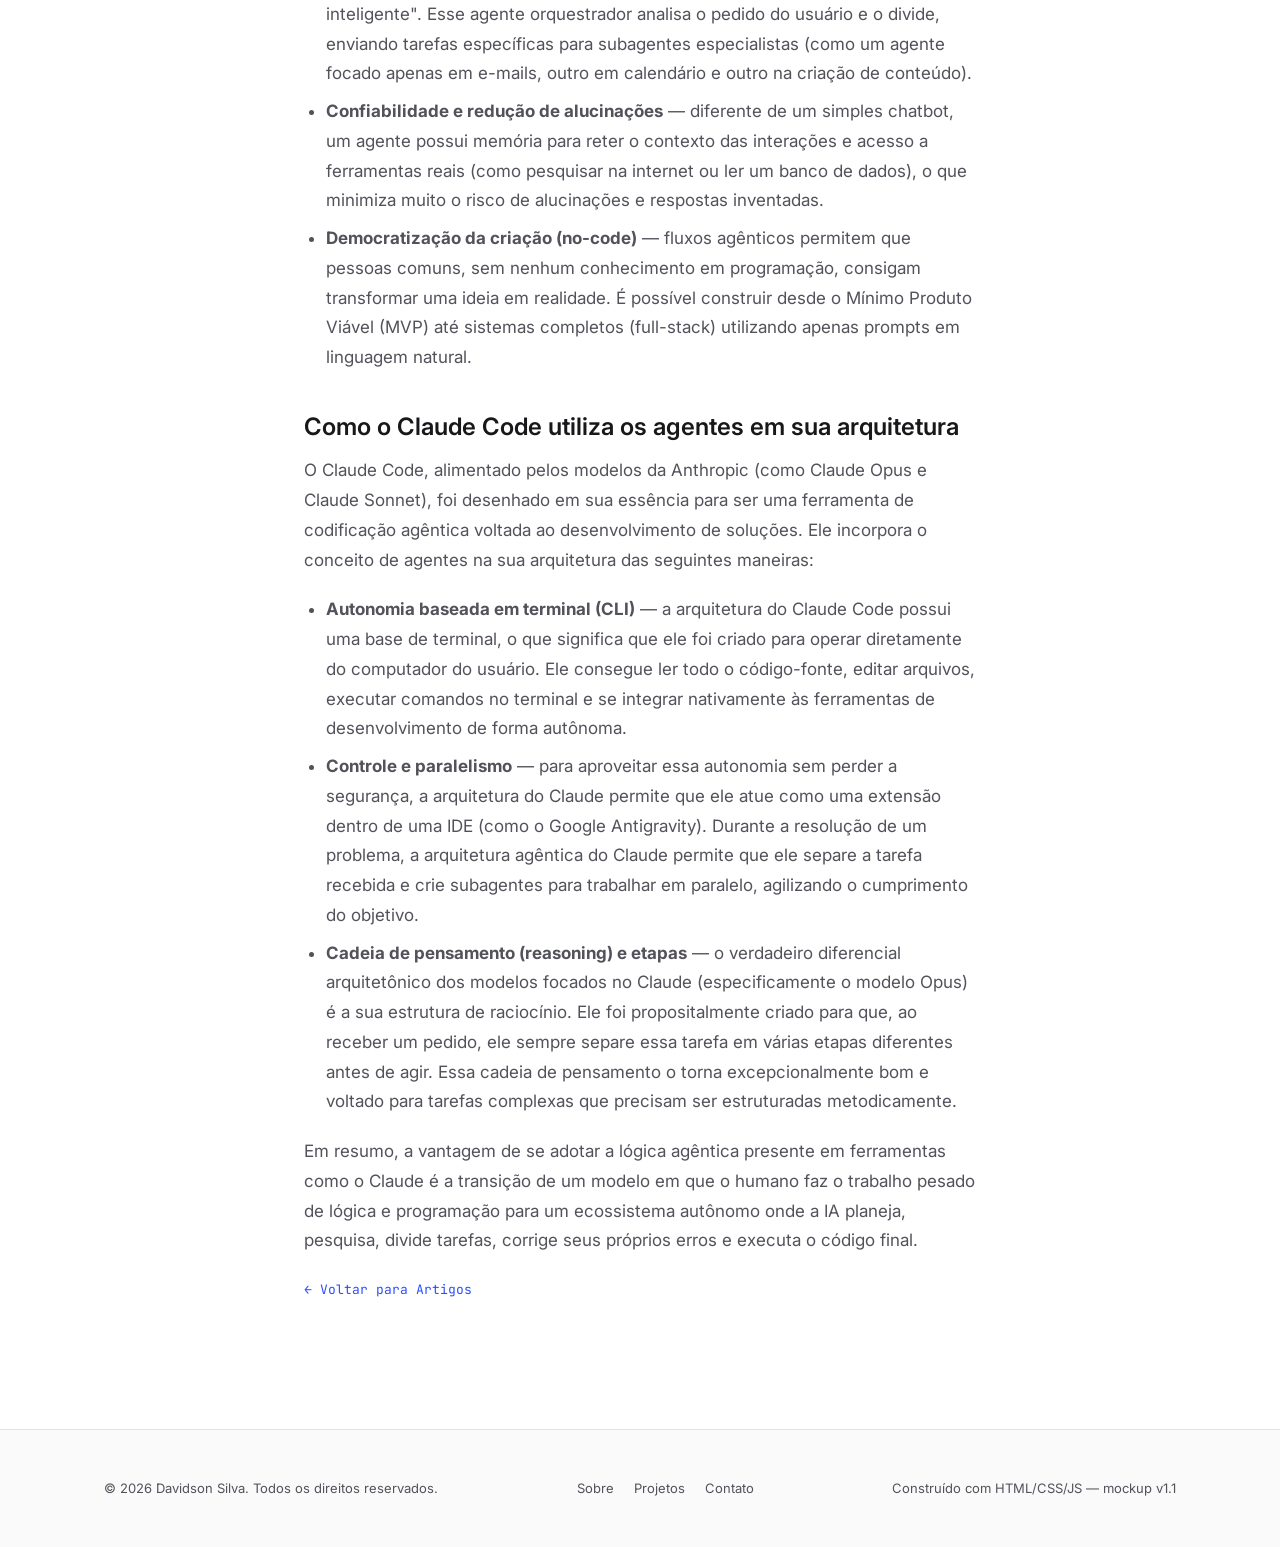
<file: articles/arquitetura-agentica-claude.html>
<!DOCTYPE html>
<html lang="pt-BR">
<head>
<meta charset="UTF-8">
<meta name="viewport" content="width=device-width, initial-scale=1.0">
<title>A Revolução dos Agentes de IA e a Arquitetura Agêntica do Claude — Davidson Silva</title>
<meta name="description" content="Como sistemas multiagentes, redução de alucinações e a autonomia baseada em terminal moldam a arquitetura agêntica do Claude Code.">
<link rel="preconnect" href="https://fonts.googleapis.com">
<link rel="preconnect" href="https://fonts.gstatic.com" crossorigin>
<link rel="stylesheet" href="https://fonts.googleapis.com/css2?family=Instrument+Serif:ital@0;1&family=Inter:wght@400;500;600;700&family=JetBrains+Mono:wght@400;500&display=swap">
<link rel="stylesheet" href="../css/base.css">
<link rel="stylesheet" href="../css/sections.css">
<link rel="stylesheet" href="../css/article.css">
</head>
<body>

<nav class="site-nav">
  <div class="container">
    <a href="../index.html#hero" class="logo-mark">
      <img src="../assets/vertex-suspenso.svg" alt="Vertex Suspenso — logo Davidson Silva">
      DAVIDSON SILVA
    </a>
    <ul>
      <li><a href="../index.html#about">Sobre</a></li>
      <li><a href="../index.html#stack">Stack</a></li>
      <li><a href="../index.html#experience">Experiência</a></li>
      <li><a href="../index.html#projects">Projetos</a></li>
      <li><a href="../index.html#engineering">Engineering</a></li>
      <li><a href="../index.html#contact">Contato</a></li>
    </ul>
  </div>
</nav>

<img class="article-cover" src="../assets/articles/artigo6-capa.jpg" alt="Arquitetura Agêntica do Claude">

<section class="article-body-section">
  <div class="article-container">
    <a class="article-back" href="../index.html#articles">← Voltar para Artigos</a>

    <span class="eyebrow">Agentes de IA</span>
    <h1 class="article-title">A Revolução dos Agentes de IA e a Arquitetura Agêntica do Claude</h1>
    <div class="article-meta">07/05/2026 · Davidson Silva</div>

    <div class="article-content">
      <p>Os agentes de Inteligência Artificial estão redefinindo o cenário do desenvolvimento de software e das automações corporativas. Diferente dos antigos fluxos de trabalho engessados, a era da codificação e dos fluxos agênticos permite que sistemas operem com autonomia, raciocínio e capacidade de decisão.</p>

      <img src="../assets/articles/artigo6-inline1.png" alt="Arquitetura de agentes de IA">

      <h2>As vantagens de usar agentes de IA</h2>
      <p>A principal vantagem dos agentes de IA é a capacidade de realizar tarefas extremamente complexas de forma 100% autônoma. Quando você envia uma solicitação para um sistema agêntico, ele não apenas cospe uma resposta estática; ele consegue interagir com o ambiente, usar ferramentas, visualizar arquivos e executar comandos.</p>

      <p>Entre os principais benefícios do uso de agentes, destacam-se:</p>
      <ul>
        <li><strong>Sistemas multiagentes e delegação</strong> — os agentes permitem a criação de arquiteturas hierárquicas onde um agente principal atua como um "delegador inteligente". Esse agente orquestrador analisa o pedido do usuário e o divide, enviando tarefas específicas para subagentes especialistas (como um agente focado apenas em e-mails, outro em calendário e outro na criação de conteúdo).</li>
        <li><strong>Confiabilidade e redução de alucinações</strong> — diferente de um simples chatbot, um agente possui memória para reter o contexto das interações e acesso a ferramentas reais (como pesquisar na internet ou ler um banco de dados), o que minimiza muito o risco de alucinações e respostas inventadas.</li>
        <li><strong>Democratização da criação (no-code)</strong> — fluxos agênticos permitem que pessoas comuns, sem nenhum conhecimento em programação, consigam transformar uma ideia em realidade. É possível construir desde o Mínimo Produto Viável (MVP) até sistemas completos (full-stack) utilizando apenas prompts em linguagem natural.</li>
      </ul>

      <h2>Como o Claude Code utiliza os agentes em sua arquitetura</h2>
      <p>O Claude Code, alimentado pelos modelos da Anthropic (como Claude Opus e Claude Sonnet), foi desenhado em sua essência para ser uma ferramenta de codificação agêntica voltada ao desenvolvimento de soluções. Ele incorpora o conceito de agentes na sua arquitetura das seguintes maneiras:</p>

      <ul>
        <li><strong>Autonomia baseada em terminal (CLI)</strong> — a arquitetura do Claude Code possui uma base de terminal, o que significa que ele foi criado para operar diretamente do computador do usuário. Ele consegue ler todo o código-fonte, editar arquivos, executar comandos no terminal e se integrar nativamente às ferramentas de desenvolvimento de forma autônoma.</li>
        <li><strong>Controle e paralelismo</strong> — para aproveitar essa autonomia sem perder a segurança, a arquitetura do Claude permite que ele atue como uma extensão dentro de uma IDE (como o Google Antigravity). Durante a resolução de um problema, a arquitetura agêntica do Claude permite que ele separe a tarefa recebida e crie subagentes para trabalhar em paralelo, agilizando o cumprimento do objetivo.</li>
        <li><strong>Cadeia de pensamento (reasoning) e etapas</strong> — o verdadeiro diferencial arquitetônico dos modelos focados no Claude (especificamente o modelo Opus) é a sua estrutura de raciocínio. Ele foi propositalmente criado para que, ao receber um pedido, ele sempre separe essa tarefa em várias etapas diferentes antes de agir. Essa cadeia de pensamento o torna excepcionalmente bom e voltado para tarefas complexas que precisam ser estruturadas metodicamente.</li>
      </ul>

      <p>Em resumo, a vantagem de se adotar a lógica agêntica presente em ferramentas como o Claude é a transição de um modelo em que o humano faz o trabalho pesado de lógica e programação para um ecossistema autônomo onde a IA planeja, pesquisa, divide tarefas, corrige seus próprios erros e executa o código final.</p>
    </div>

    <a class="article-back" href="../index.html#articles">← Voltar para Artigos</a>
  </div>
</section>

<footer class="site-footer">
  <div class="container">
    <span>&copy; 2026 Davidson Silva. Todos os direitos reservados.</span>
    <nav>
      <a href="../index.html#about">Sobre</a>
      <a href="../index.html#projects">Projetos</a>
      <a href="../index.html#contact">Contato</a>
    </nav>
    <span>Construído com HTML/CSS/JS — mockup v1.1</span>
  </div>
</footer>

</body>
</html>
</file>
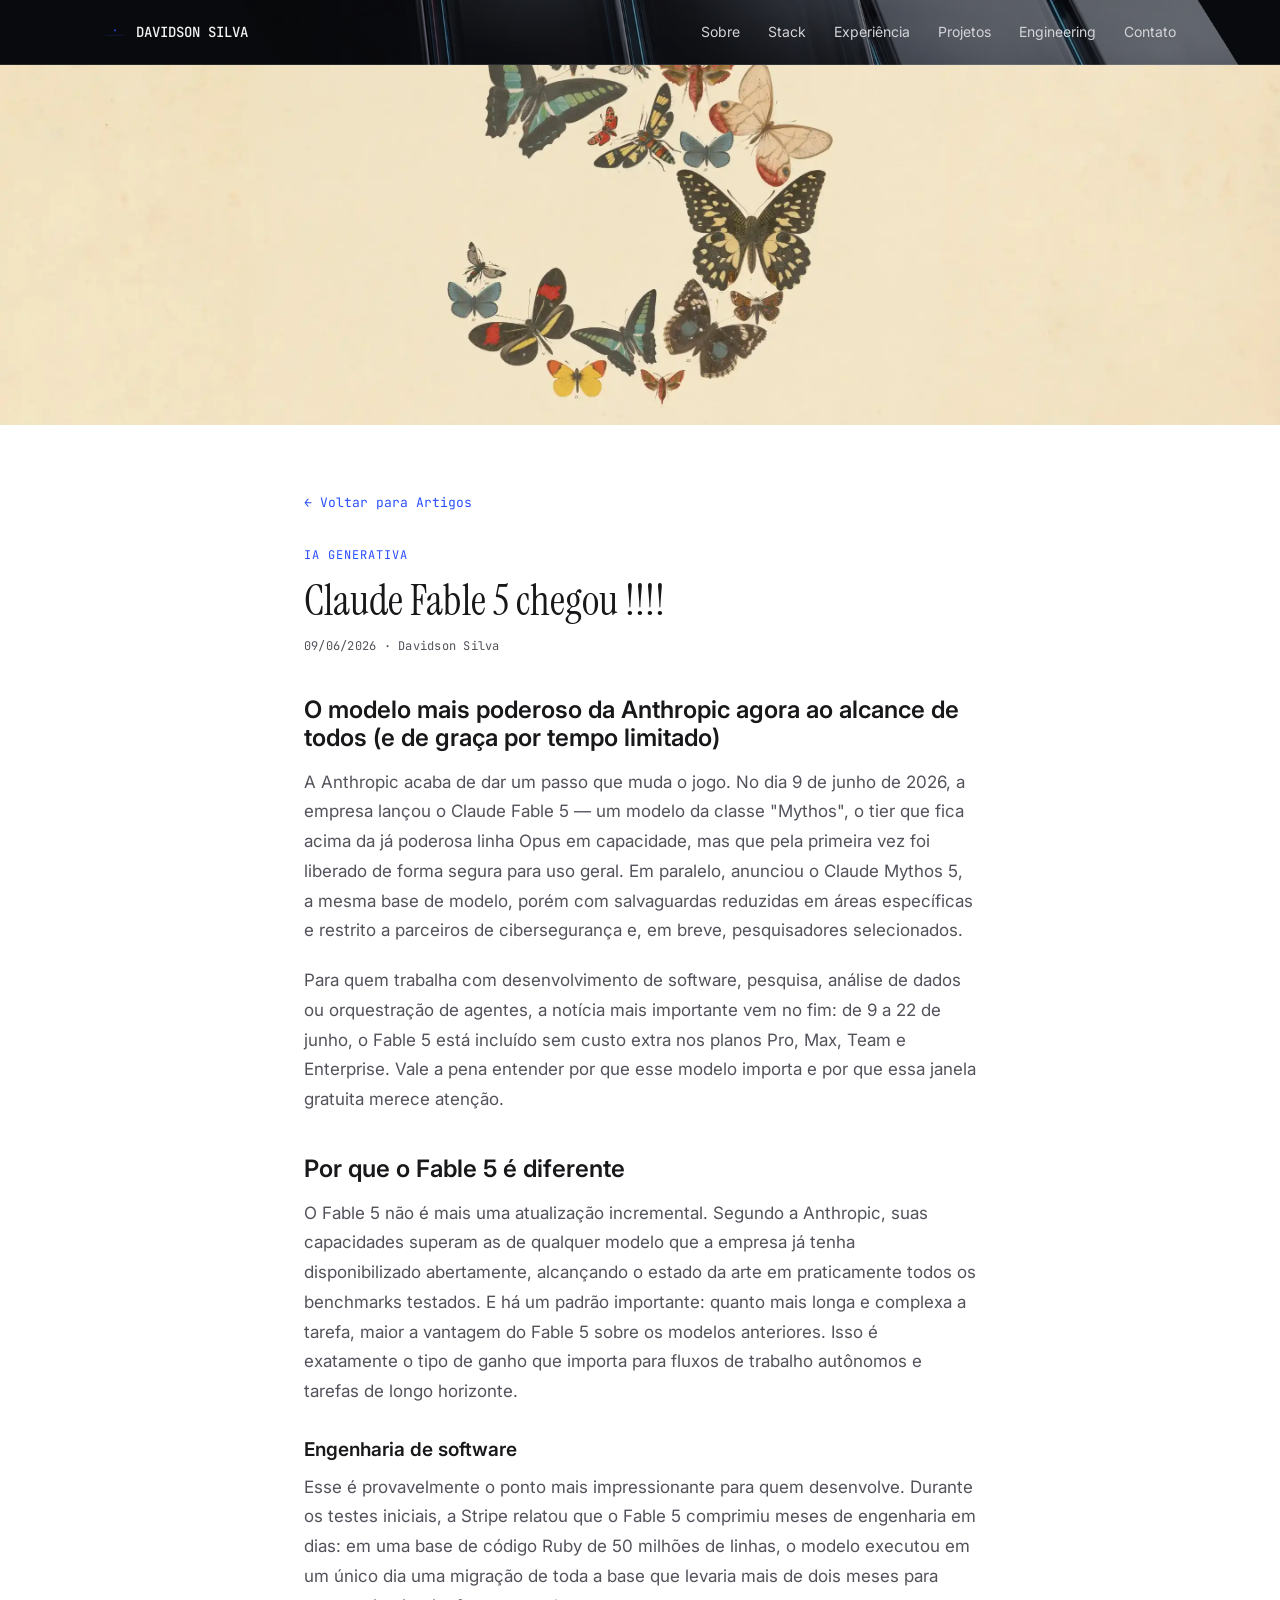
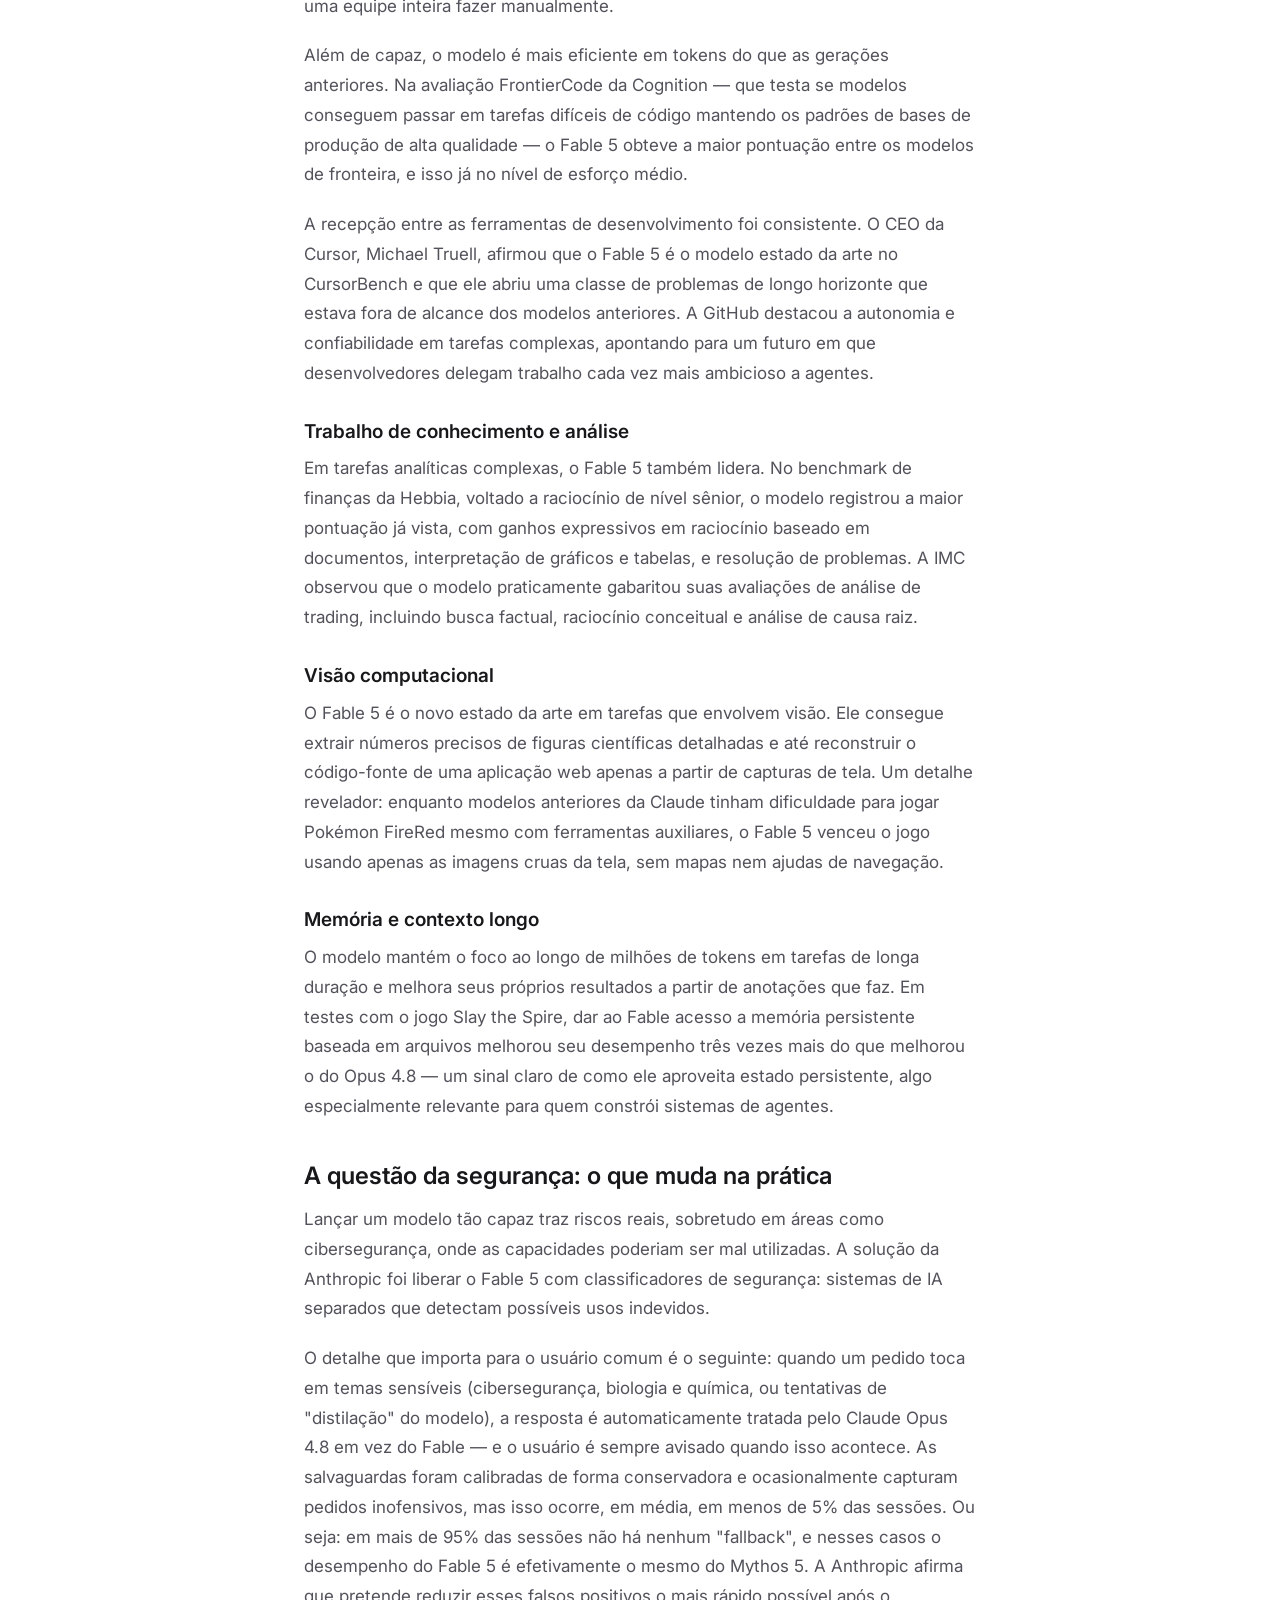
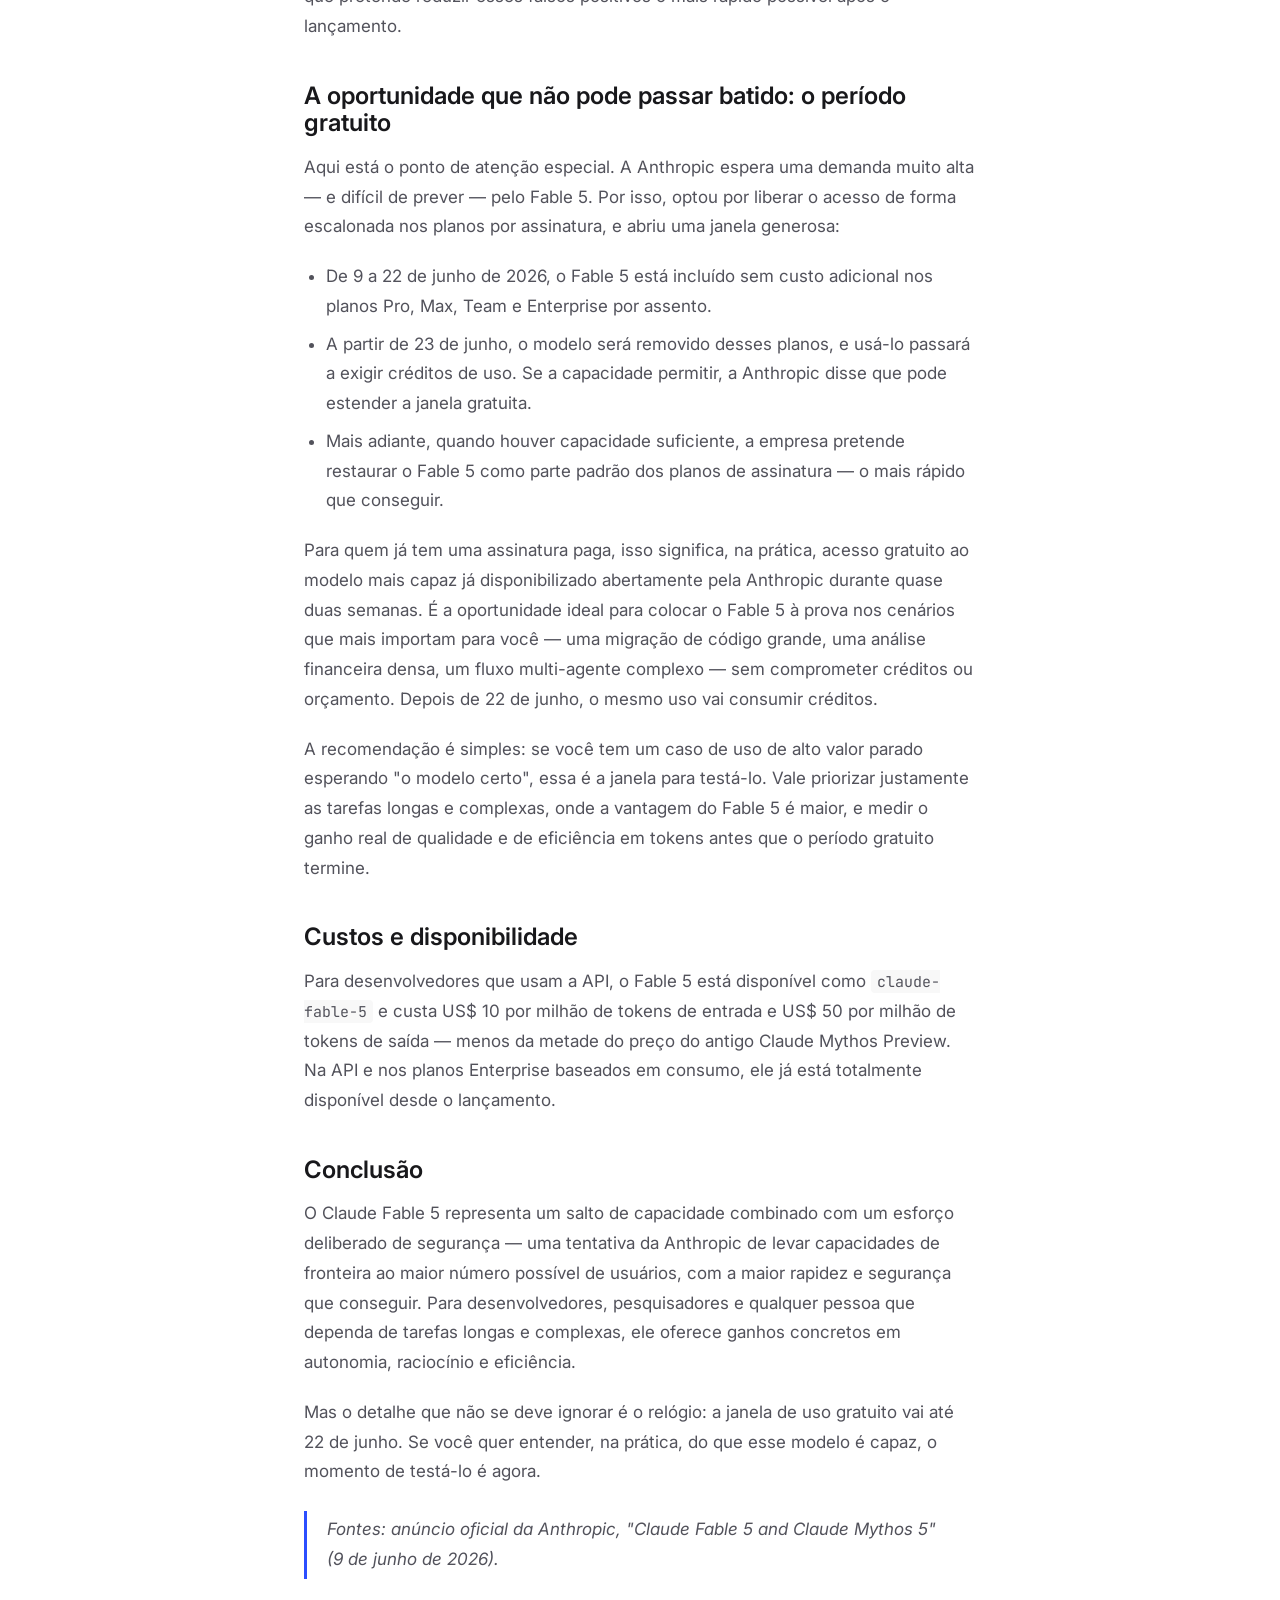
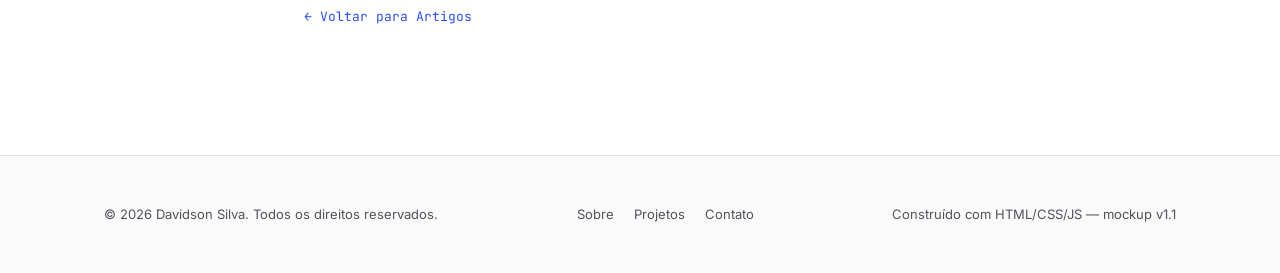
<file: articles/claude-fable-5.html>
<!DOCTYPE html>
<html lang="pt-BR">
<head>
<meta charset="UTF-8">
<meta name="viewport" content="width=device-width, initial-scale=1.0">
<title>Claude Fable 5 chegou — Davidson Silva</title>
<meta name="description" content="O Claude Fable 5, modelo classe Mythos da Anthropic, chegou com estado da arte em engenharia de software, análise e visão computacional — e uma janela gratuita limitada.">
<link rel="preconnect" href="https://fonts.googleapis.com">
<link rel="preconnect" href="https://fonts.gstatic.com" crossorigin>
<link rel="stylesheet" href="https://fonts.googleapis.com/css2?family=Instrument+Serif:ital@0;1&family=Inter:wght@400;500;600;700&family=JetBrains+Mono:wght@400;500&display=swap">
<link rel="stylesheet" href="../css/base.css">
<link rel="stylesheet" href="../css/sections.css">
<link rel="stylesheet" href="../css/article.css">
</head>
<body>

<nav class="site-nav">
  <div class="container">
    <a href="../index.html#hero" class="logo-mark">
      <img src="../assets/vertex-suspenso.svg" alt="Vertex Suspenso — logo Davidson Silva">
      DAVIDSON SILVA
    </a>
    <ul>
      <li><a href="../index.html#about">Sobre</a></li>
      <li><a href="../index.html#stack">Stack</a></li>
      <li><a href="../index.html#experience">Experiência</a></li>
      <li><a href="../index.html#projects">Projetos</a></li>
      <li><a href="../index.html#engineering">Engineering</a></li>
      <li><a href="../index.html#contact">Contato</a></li>
    </ul>
  </div>
</nav>

<img class="article-cover" src="../assets/articles/artigo7-capa.jpg" alt="Claude Fable 5 chegou">

<section class="article-body-section">
  <div class="article-container">
    <a class="article-back" href="../index.html#articles">← Voltar para Artigos</a>

    <span class="eyebrow">IA Generativa</span>
    <h1 class="article-title">Claude Fable 5 chegou !!!!</h1>
    <div class="article-meta">09/06/2026 · Davidson Silva</div>

    <div class="article-content">
      <h2>O modelo mais poderoso da Anthropic agora ao alcance de todos (e de graça por tempo limitado)</h2>

      <p>A Anthropic acaba de dar um passo que muda o jogo. No dia 9 de junho de 2026, a empresa lançou o Claude Fable 5 — um modelo da classe "Mythos", o tier que fica acima da já poderosa linha Opus em capacidade, mas que pela primeira vez foi liberado de forma segura para uso geral. Em paralelo, anunciou o Claude Mythos 5, a mesma base de modelo, porém com salvaguardas reduzidas em áreas específicas e restrito a parceiros de cibersegurança e, em breve, pesquisadores selecionados.</p>

      <p>Para quem trabalha com desenvolvimento de software, pesquisa, análise de dados ou orquestração de agentes, a notícia mais importante vem no fim: de 9 a 22 de junho, o Fable 5 está incluído sem custo extra nos planos Pro, Max, Team e Enterprise. Vale a pena entender por que esse modelo importa e por que essa janela gratuita merece atenção.</p>

      <h2>Por que o Fable 5 é diferente</h2>
      <p>O Fable 5 não é mais uma atualização incremental. Segundo a Anthropic, suas capacidades superam as de qualquer modelo que a empresa já tenha disponibilizado abertamente, alcançando o estado da arte em praticamente todos os benchmarks testados. E há um padrão importante: quanto mais longa e complexa a tarefa, maior a vantagem do Fable 5 sobre os modelos anteriores. Isso é exatamente o tipo de ganho que importa para fluxos de trabalho autônomos e tarefas de longo horizonte.</p>

      <h3>Engenharia de software</h3>
      <p>Esse é provavelmente o ponto mais impressionante para quem desenvolve. Durante os testes iniciais, a Stripe relatou que o Fable 5 comprimiu meses de engenharia em dias: em uma base de código Ruby de 50 milhões de linhas, o modelo executou em um único dia uma migração de toda a base que levaria mais de dois meses para uma equipe inteira fazer manualmente.</p>

      <p>Além de capaz, o modelo é mais eficiente em tokens do que as gerações anteriores. Na avaliação FrontierCode da Cognition — que testa se modelos conseguem passar em tarefas difíceis de código mantendo os padrões de bases de produção de alta qualidade — o Fable 5 obteve a maior pontuação entre os modelos de fronteira, e isso já no nível de esforço médio.</p>

      <p>A recepção entre as ferramentas de desenvolvimento foi consistente. O CEO da Cursor, Michael Truell, afirmou que o Fable 5 é o modelo estado da arte no CursorBench e que ele abriu uma classe de problemas de longo horizonte que estava fora de alcance dos modelos anteriores. A GitHub destacou a autonomia e confiabilidade em tarefas complexas, apontando para um futuro em que desenvolvedores delegam trabalho cada vez mais ambicioso a agentes.</p>

      <h3>Trabalho de conhecimento e análise</h3>
      <p>Em tarefas analíticas complexas, o Fable 5 também lidera. No benchmark de finanças da Hebbia, voltado a raciocínio de nível sênior, o modelo registrou a maior pontuação já vista, com ganhos expressivos em raciocínio baseado em documentos, interpretação de gráficos e tabelas, e resolução de problemas. A IMC observou que o modelo praticamente gabaritou suas avaliações de análise de trading, incluindo busca factual, raciocínio conceitual e análise de causa raiz.</p>

      <h3>Visão computacional</h3>
      <p>O Fable 5 é o novo estado da arte em tarefas que envolvem visão. Ele consegue extrair números precisos de figuras científicas detalhadas e até reconstruir o código-fonte de uma aplicação web apenas a partir de capturas de tela. Um detalhe revelador: enquanto modelos anteriores da Claude tinham dificuldade para jogar Pokémon FireRed mesmo com ferramentas auxiliares, o Fable 5 venceu o jogo usando apenas as imagens cruas da tela, sem mapas nem ajudas de navegação.</p>

      <h3>Memória e contexto longo</h3>
      <p>O modelo mantém o foco ao longo de milhões de tokens em tarefas de longa duração e melhora seus próprios resultados a partir de anotações que faz. Em testes com o jogo Slay the Spire, dar ao Fable acesso a memória persistente baseada em arquivos melhorou seu desempenho três vezes mais do que melhorou o do Opus 4.8 — um sinal claro de como ele aproveita estado persistente, algo especialmente relevante para quem constrói sistemas de agentes.</p>

      <h2>A questão da segurança: o que muda na prática</h2>
      <p>Lançar um modelo tão capaz traz riscos reais, sobretudo em áreas como cibersegurança, onde as capacidades poderiam ser mal utilizadas. A solução da Anthropic foi liberar o Fable 5 com classificadores de segurança: sistemas de IA separados que detectam possíveis usos indevidos.</p>

      <p>O detalhe que importa para o usuário comum é o seguinte: quando um pedido toca em temas sensíveis (cibersegurança, biologia e química, ou tentativas de "distilação" do modelo), a resposta é automaticamente tratada pelo Claude Opus 4.8 em vez do Fable — e o usuário é sempre avisado quando isso acontece. As salvaguardas foram calibradas de forma conservadora e ocasionalmente capturam pedidos inofensivos, mas isso ocorre, em média, em menos de 5% das sessões. Ou seja: em mais de 95% das sessões não há nenhum "fallback", e nesses casos o desempenho do Fable 5 é efetivamente o mesmo do Mythos 5. A Anthropic afirma que pretende reduzir esses falsos positivos o mais rápido possível após o lançamento.</p>

      <h2>A oportunidade que não pode passar batido: o período gratuito</h2>
      <p>Aqui está o ponto de atenção especial. A Anthropic espera uma demanda muito alta — e difícil de prever — pelo Fable 5. Por isso, optou por liberar o acesso de forma escalonada nos planos por assinatura, e abriu uma janela generosa:</p>

      <ul>
        <li>De 9 a 22 de junho de 2026, o Fable 5 está incluído sem custo adicional nos planos Pro, Max, Team e Enterprise por assento.</li>
        <li>A partir de 23 de junho, o modelo será removido desses planos, e usá-lo passará a exigir créditos de uso. Se a capacidade permitir, a Anthropic disse que pode estender a janela gratuita.</li>
        <li>Mais adiante, quando houver capacidade suficiente, a empresa pretende restaurar o Fable 5 como parte padrão dos planos de assinatura — o mais rápido que conseguir.</li>
      </ul>

      <p>Para quem já tem uma assinatura paga, isso significa, na prática, acesso gratuito ao modelo mais capaz já disponibilizado abertamente pela Anthropic durante quase duas semanas. É a oportunidade ideal para colocar o Fable 5 à prova nos cenários que mais importam para você — uma migração de código grande, uma análise financeira densa, um fluxo multi-agente complexo — sem comprometer créditos ou orçamento. Depois de 22 de junho, o mesmo uso vai consumir créditos.</p>

      <p>A recomendação é simples: se você tem um caso de uso de alto valor parado esperando "o modelo certo", essa é a janela para testá-lo. Vale priorizar justamente as tarefas longas e complexas, onde a vantagem do Fable 5 é maior, e medir o ganho real de qualidade e de eficiência em tokens antes que o período gratuito termine.</p>

      <h2>Custos e disponibilidade</h2>
      <p>Para desenvolvedores que usam a API, o Fable 5 está disponível como <code>claude-fable-5</code> e custa US$ 10 por milhão de tokens de entrada e US$ 50 por milhão de tokens de saída — menos da metade do preço do antigo Claude Mythos Preview. Na API e nos planos Enterprise baseados em consumo, ele já está totalmente disponível desde o lançamento.</p>

      <h2>Conclusão</h2>
      <p>O Claude Fable 5 representa um salto de capacidade combinado com um esforço deliberado de segurança — uma tentativa da Anthropic de levar capacidades de fronteira ao maior número possível de usuários, com a maior rapidez e segurança que conseguir. Para desenvolvedores, pesquisadores e qualquer pessoa que dependa de tarefas longas e complexas, ele oferece ganhos concretos em autonomia, raciocínio e eficiência.</p>

      <p>Mas o detalhe que não se deve ignorar é o relógio: a janela de uso gratuito vai até 22 de junho. Se você quer entender, na prática, do que esse modelo é capaz, o momento de testá-lo é agora.</p>

      <blockquote>Fontes: anúncio oficial da Anthropic, "Claude Fable 5 and Claude Mythos 5" (9 de junho de 2026).</blockquote>
    </div>

    <a class="article-back" href="../index.html#articles">← Voltar para Artigos</a>
  </div>
</section>

<footer class="site-footer">
  <div class="container">
    <span>&copy; 2026 Davidson Silva. Todos os direitos reservados.</span>
    <nav>
      <a href="../index.html#about">Sobre</a>
      <a href="../index.html#projects">Projetos</a>
      <a href="../index.html#contact">Contato</a>
    </nav>
    <span>Construído com HTML/CSS/JS — mockup v1.1</span>
  </div>
</footer>

</body>
</html>
</file>
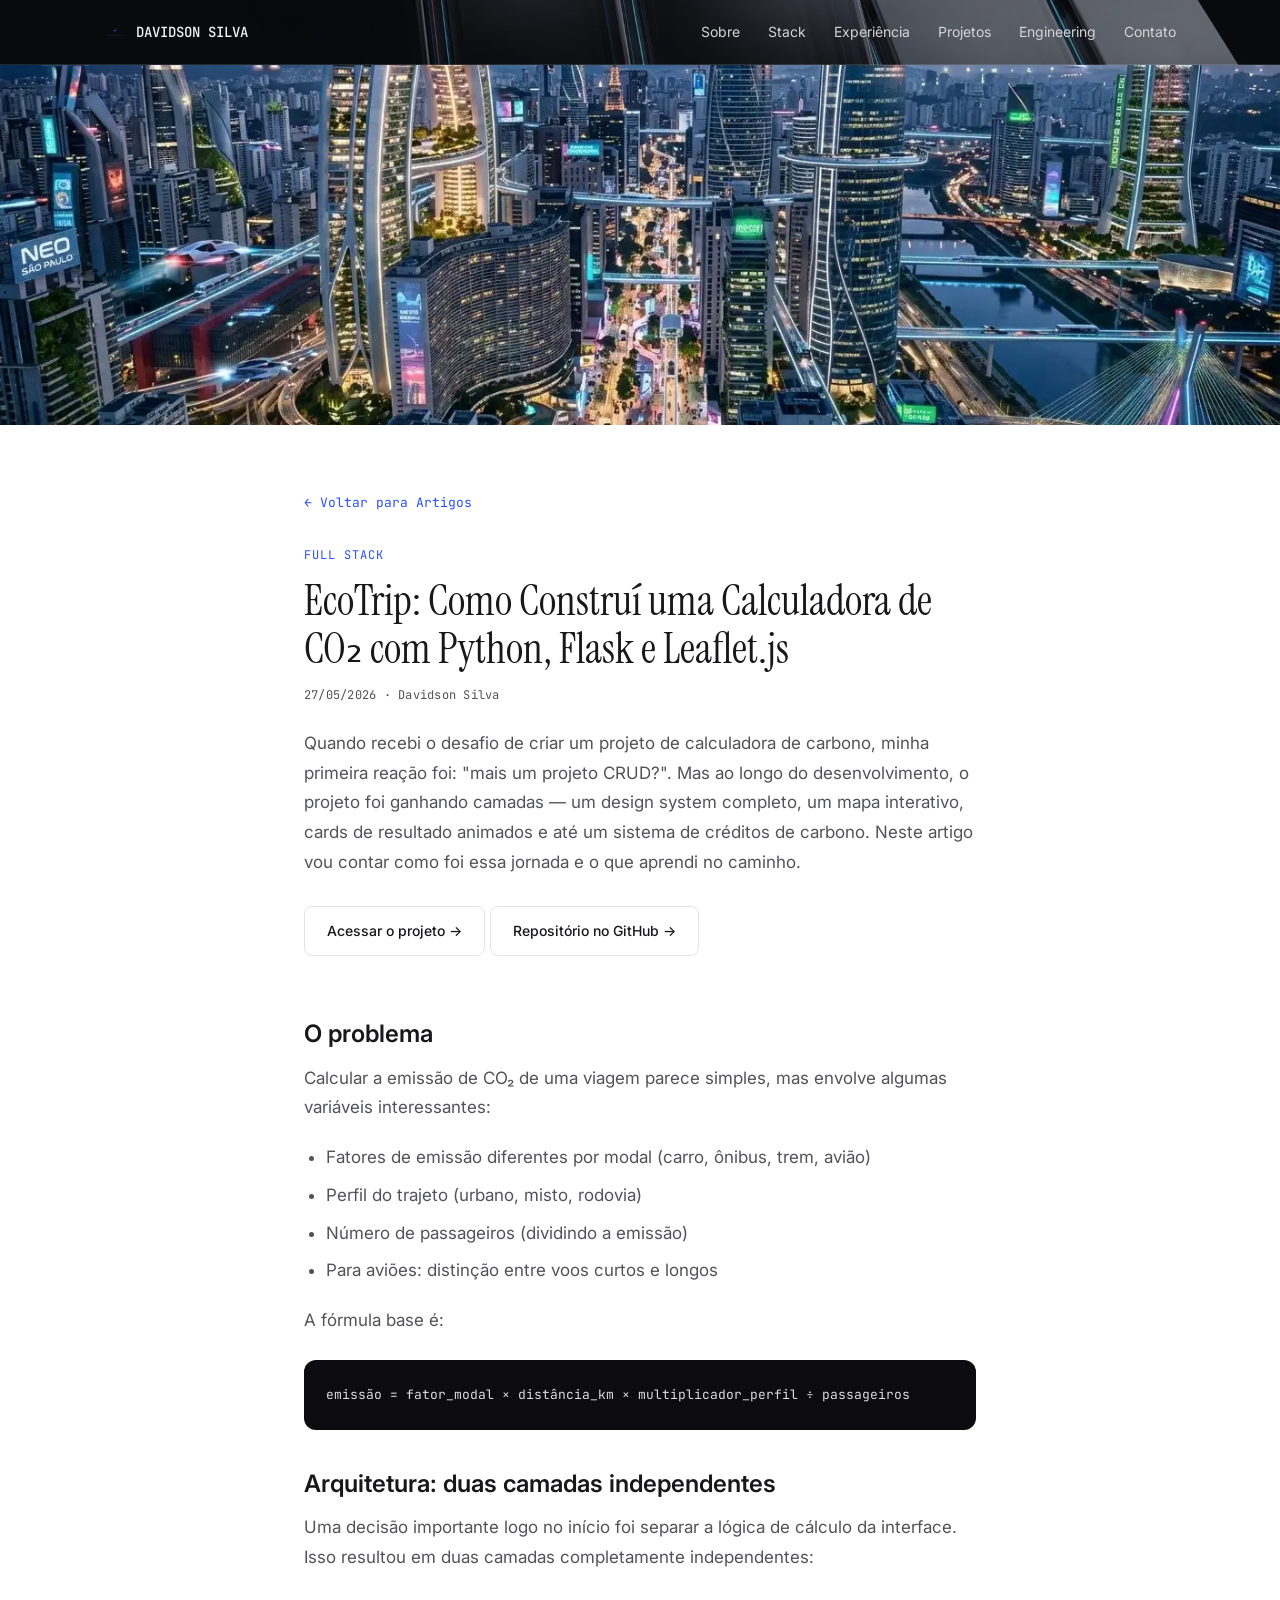
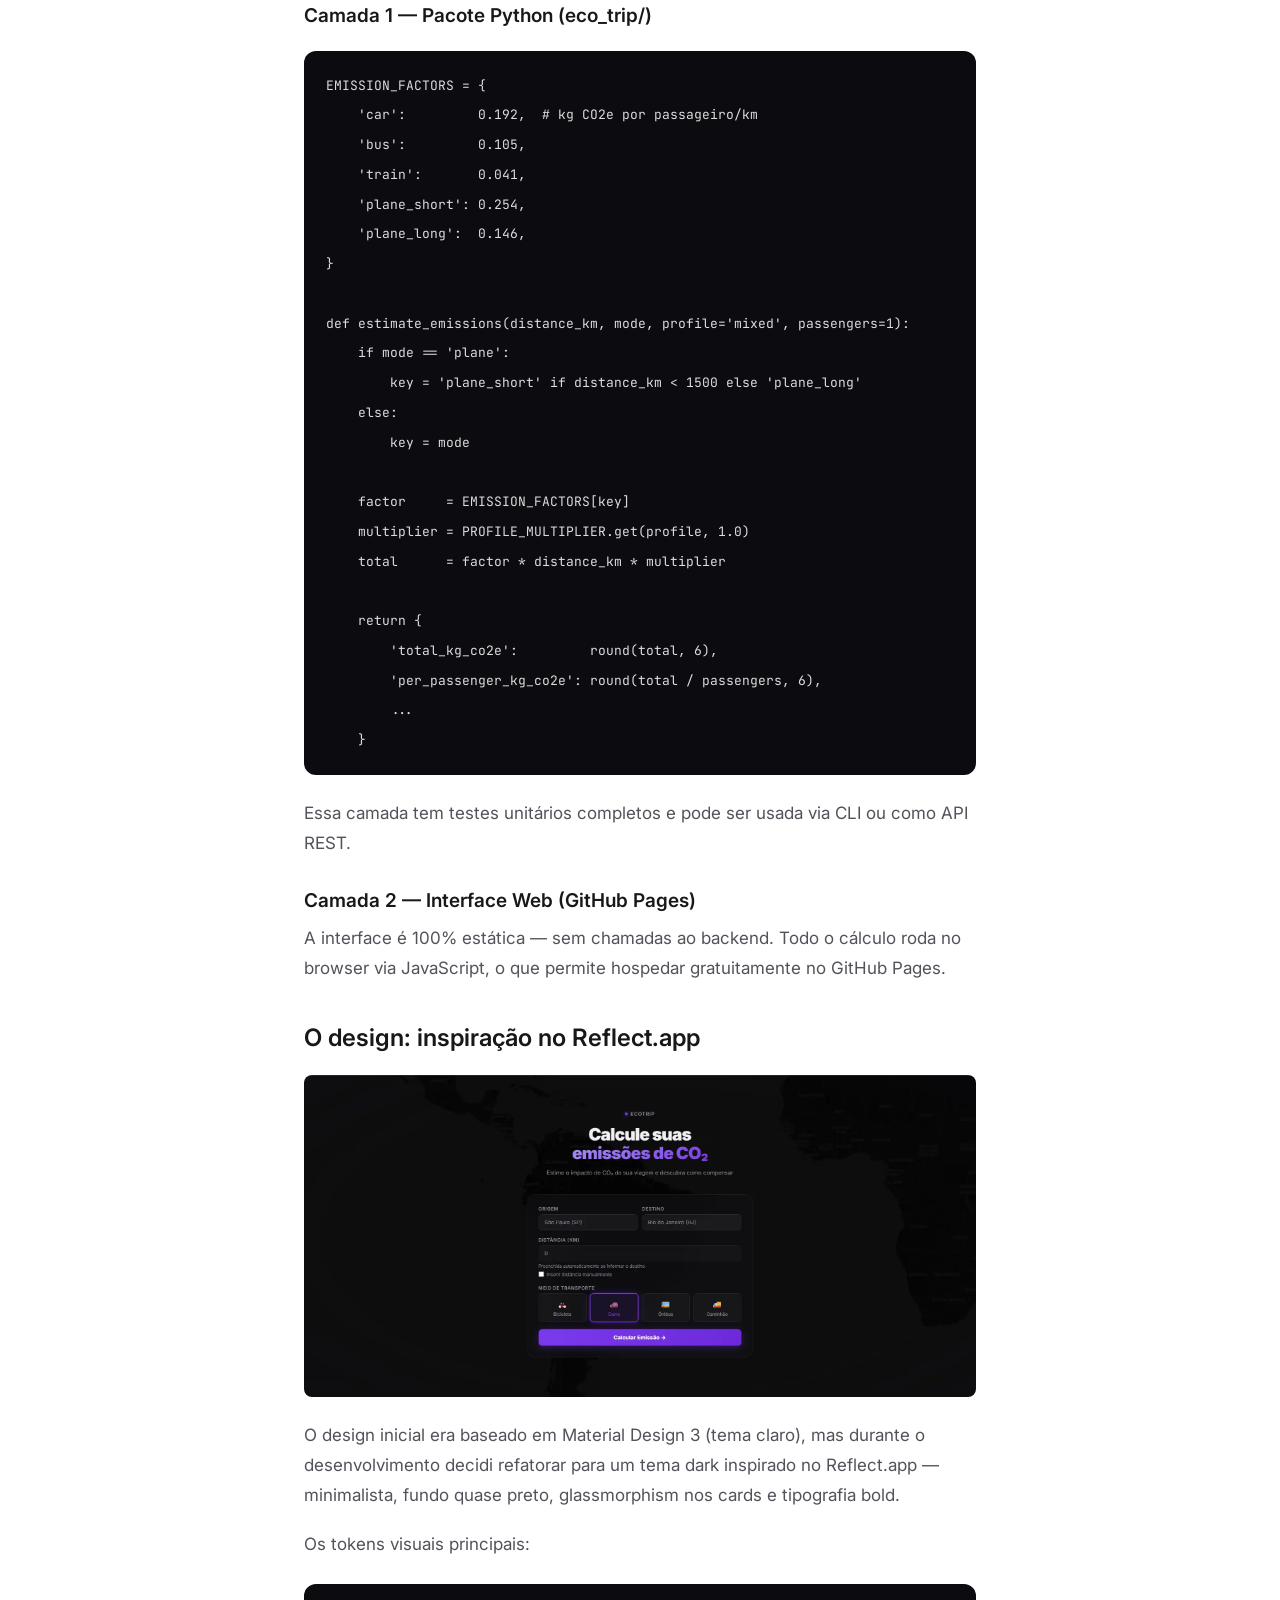
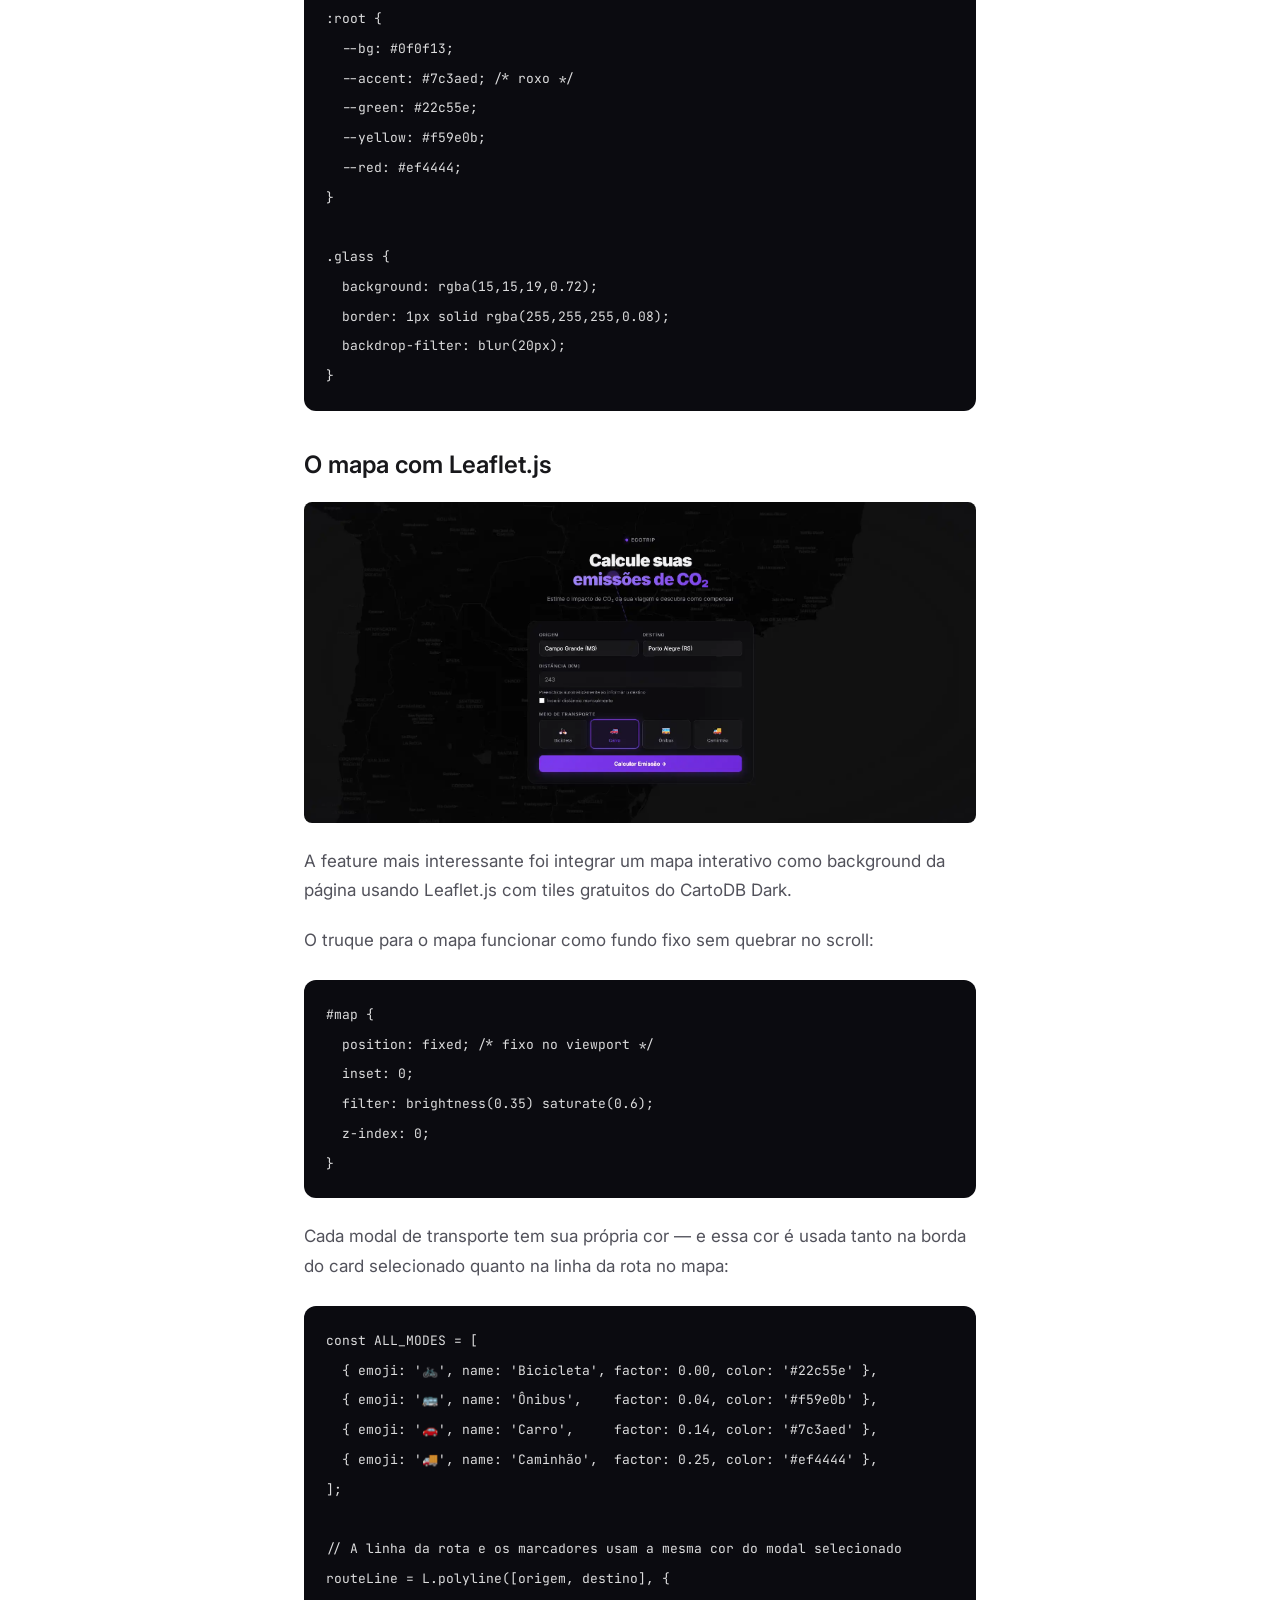
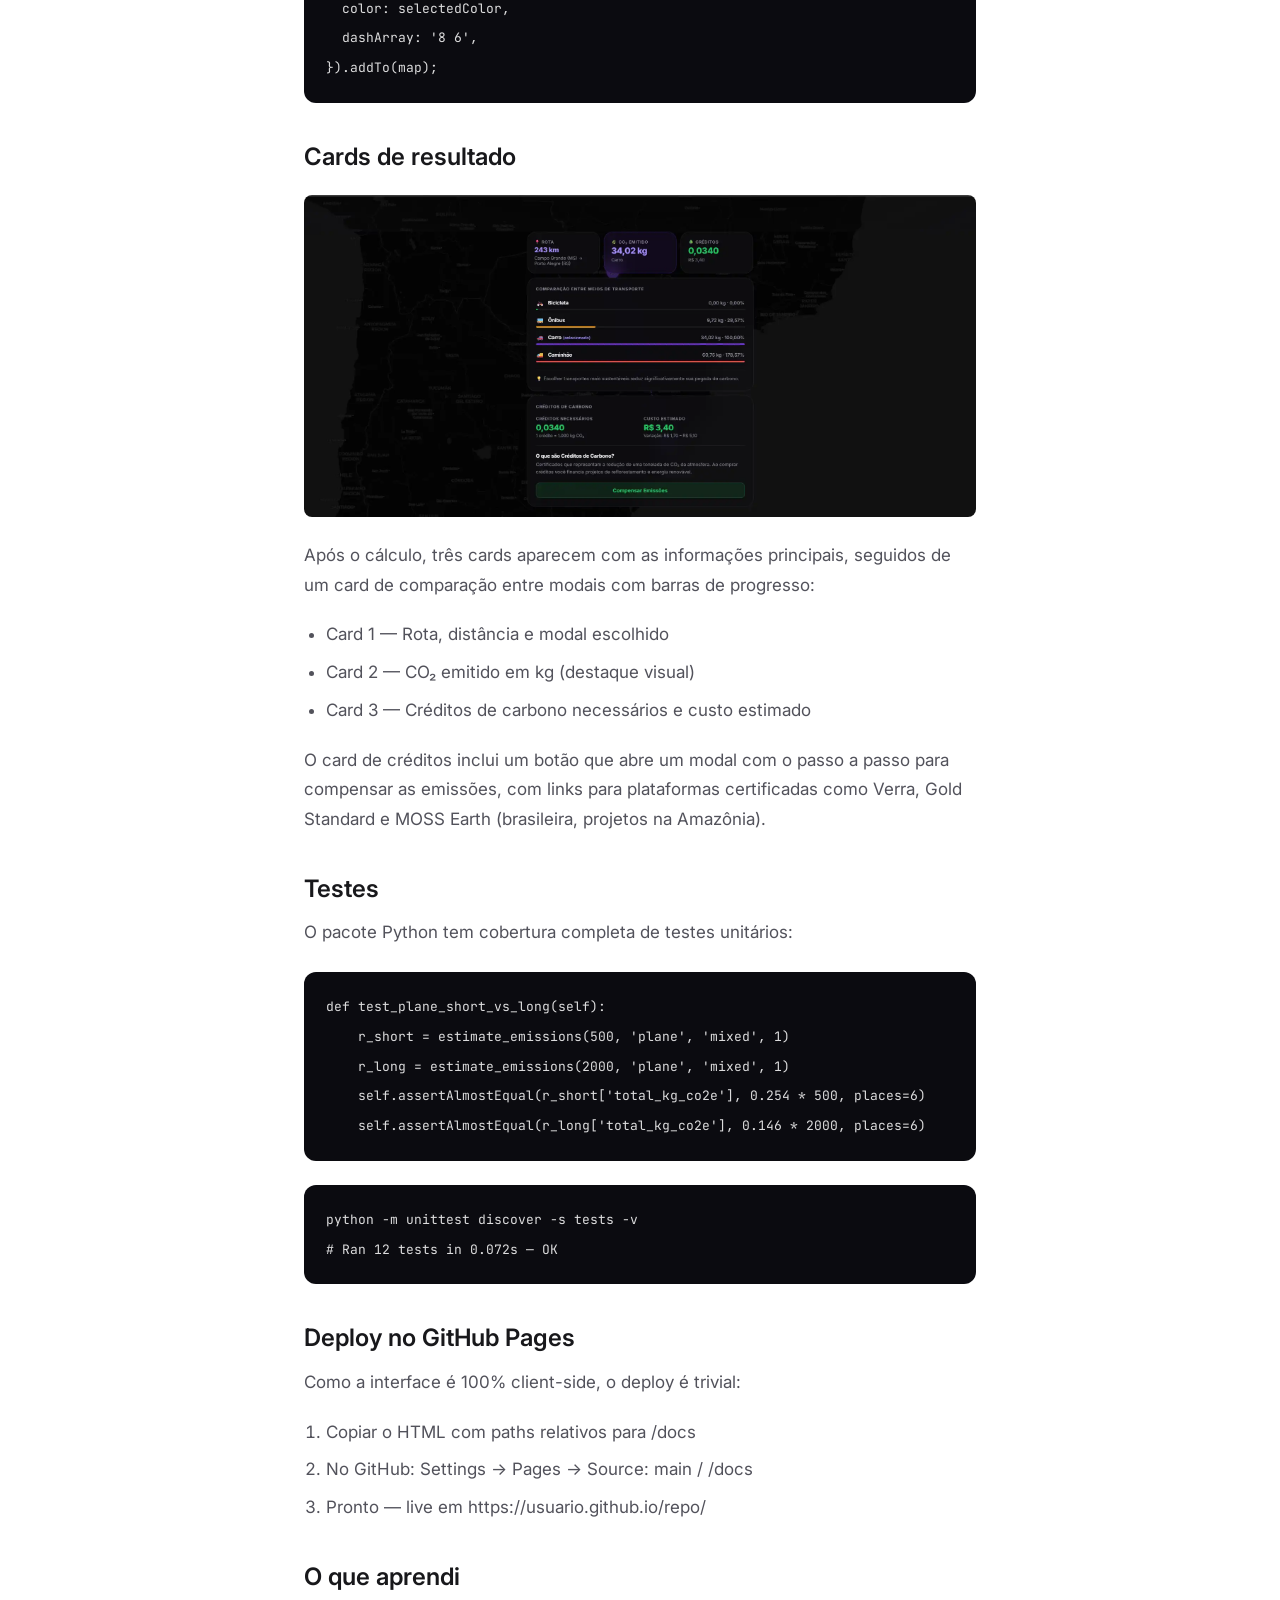
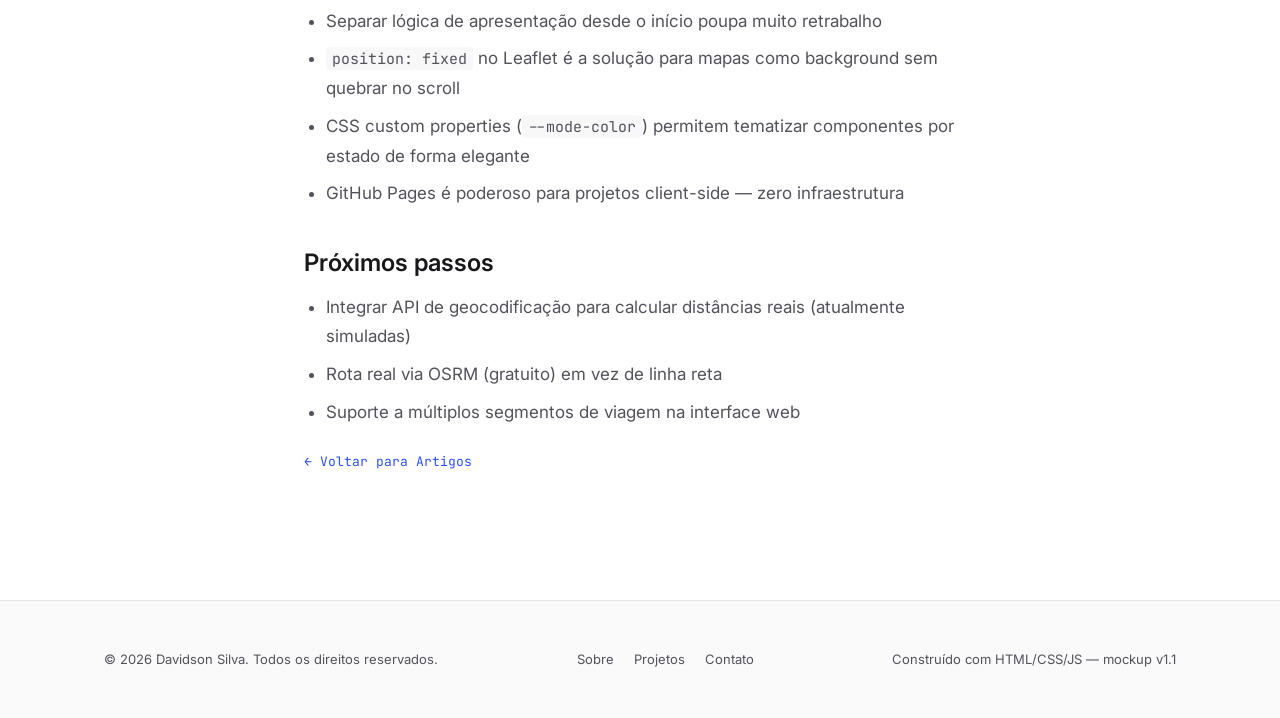
<file: articles/ecotrip-calculadora-co2.html>
<!DOCTYPE html>
<html lang="pt-BR">
<head>
<meta charset="UTF-8">
<meta name="viewport" content="width=device-width, initial-scale=1.0">
<title>EcoTrip: como construí uma calculadora de CO₂ com Python, Flask e Leaflet.js — Davidson Silva</title>
<meta name="description" content="A jornada de construir a EcoTrip: arquitetura em duas camadas, design system dark inspirado no Reflect.app, mapa interativo com Leaflet.js e testes unitários completos.">
<link rel="preconnect" href="https://fonts.googleapis.com">
<link rel="preconnect" href="https://fonts.gstatic.com" crossorigin>
<link rel="stylesheet" href="https://fonts.googleapis.com/css2?family=Instrument+Serif:ital@0;1&family=Inter:wght@400;500;600;700&family=JetBrains+Mono:wght@400;500&display=swap">
<link rel="stylesheet" href="../css/base.css">
<link rel="stylesheet" href="../css/sections.css">
<link rel="stylesheet" href="../css/article.css">
</head>
<body>

<nav class="site-nav">
  <div class="container">
    <a href="../index.html#hero" class="logo-mark">
      <img src="../assets/vertex-suspenso.svg" alt="Vertex Suspenso — logo Davidson Silva">
      DAVIDSON SILVA
    </a>
    <ul>
      <li><a href="../index.html#about">Sobre</a></li>
      <li><a href="../index.html#stack">Stack</a></li>
      <li><a href="../index.html#experience">Experiência</a></li>
      <li><a href="../index.html#projects">Projetos</a></li>
      <li><a href="../index.html#engineering">Engineering</a></li>
      <li><a href="../index.html#contact">Contato</a></li>
    </ul>
  </div>
</nav>

<img class="article-cover" src="../assets/articles/artigo5-capa.jpg" alt="EcoTrip — calculadora de CO2">

<section class="article-body-section">
  <div class="article-container">
    <a class="article-back" href="../index.html#articles">← Voltar para Artigos</a>

    <span class="eyebrow">Full Stack</span>
    <h1 class="article-title">EcoTrip: Como Construí uma Calculadora de CO₂ com Python, Flask e Leaflet.js</h1>
    <div class="article-meta">27/05/2026 · Davidson Silva</div>

    <div class="article-content">
      <p>Quando recebi o desafio de criar um projeto de calculadora de carbono, minha primeira reação foi: "mais um projeto CRUD?". Mas ao longo do desenvolvimento, o projeto foi ganhando camadas — um design system completo, um mapa interativo, cards de resultado animados e até um sistema de créditos de carbono. Neste artigo vou contar como foi essa jornada e o que aprendi no caminho.</p>

      <a class="btn btn-secondary" href="https://davidsonsilva.github.io/carbon-calculator/" target="_blank" rel="noopener">Acessar o projeto →</a>
      <a class="btn btn-secondary" href="https://github.com/davidsonsilva/carbon-calculator" target="_blank" rel="noopener">Repositório no GitHub →</a>

      <h2>O problema</h2>
      <p>Calcular a emissão de CO₂ de uma viagem parece simples, mas envolve algumas variáveis interessantes:</p>
      <ul>
        <li>Fatores de emissão diferentes por modal (carro, ônibus, trem, avião)</li>
        <li>Perfil do trajeto (urbano, misto, rodovia)</li>
        <li>Número de passageiros (dividindo a emissão)</li>
        <li>Para aviões: distinção entre voos curtos e longos</li>
      </ul>

      <p>A fórmula base é:</p>
      <pre><code>emissão = fator_modal × distância_km × multiplicador_perfil ÷ passageiros</code></pre>

      <h2>Arquitetura: duas camadas independentes</h2>
      <p>Uma decisão importante logo no início foi separar a lógica de cálculo da interface. Isso resultou em duas camadas completamente independentes:</p>

      <h3>Camada 1 — Pacote Python (eco_trip/)</h3>
      <pre><code>EMISSION_FACTORS = {
    'car':         0.192,  # kg CO2e por passageiro/km
    'bus':         0.105,
    'train':       0.041,
    'plane_short': 0.254,
    'plane_long':  0.146,
}

def estimate_emissions(distance_km, mode, profile='mixed', passengers=1):
    if mode == 'plane':
        key = 'plane_short' if distance_km &lt; 1500 else 'plane_long'
    else:
        key = mode

    factor     = EMISSION_FACTORS[key]
    multiplier = PROFILE_MULTIPLIER.get(profile, 1.0)
    total      = factor * distance_km * multiplier

    return {
        'total_kg_co2e':         round(total, 6),
        'per_passenger_kg_co2e': round(total / passengers, 6),
        ...
    }</code></pre>

      <p>Essa camada tem testes unitários completos e pode ser usada via CLI ou como API REST.</p>

      <h3>Camada 2 — Interface Web (GitHub Pages)</h3>
      <p>A interface é 100% estática — sem chamadas ao backend. Todo o cálculo roda no browser via JavaScript, o que permite hospedar gratuitamente no GitHub Pages.</p>

      <h2>O design: inspiração no Reflect.app</h2>
      <img src="../assets/articles/artigo5-inline1.png" alt="Design da EcoTrip inspirado no Reflect.app">
      <p>O design inicial era baseado em Material Design 3 (tema claro), mas durante o desenvolvimento decidi refatorar para um tema dark inspirado no Reflect.app — minimalista, fundo quase preto, glassmorphism nos cards e tipografia bold.</p>

      <p>Os tokens visuais principais:</p>
      <pre><code>:root {
  --bg: #0f0f13;
  --accent: #7c3aed; /* roxo */
  --green: #22c55e;
  --yellow: #f59e0b;
  --red: #ef4444;
}

.glass {
  background: rgba(15,15,19,0.72);
  border: 1px solid rgba(255,255,255,0.08);
  backdrop-filter: blur(20px);
}</code></pre>

      <h2>O mapa com Leaflet.js</h2>
      <img src="../assets/articles/artigo5-inline2.png" alt="Mapa interativo com Leaflet.js">
      <p>A feature mais interessante foi integrar um mapa interativo como background da página usando Leaflet.js com tiles gratuitos do CartoDB Dark.</p>

      <p>O truque para o mapa funcionar como fundo fixo sem quebrar no scroll:</p>
      <pre><code>#map {
  position: fixed; /* fixo no viewport */
  inset: 0;
  filter: brightness(0.35) saturate(0.6);
  z-index: 0;
}</code></pre>

      <p>Cada modal de transporte tem sua própria cor — e essa cor é usada tanto na borda do card selecionado quanto na linha da rota no mapa:</p>
      <pre><code>const ALL_MODES = [
  { emoji: '🚲', name: 'Bicicleta', factor: 0.00, color: '#22c55e' },
  { emoji: '🚌', name: 'Ônibus',    factor: 0.04, color: '#f59e0b' },
  { emoji: '🚗', name: 'Carro',     factor: 0.14, color: '#7c3aed' },
  { emoji: '🚚', name: 'Caminhão',  factor: 0.25, color: '#ef4444' },
];

// A linha da rota e os marcadores usam a mesma cor do modal selecionado
routeLine = L.polyline([origem, destino], {
  color: selectedColor,
  dashArray: '8 6',
}).addTo(map);</code></pre>

      <h2>Cards de resultado</h2>
      <img src="../assets/articles/artigo5-inline3.png" alt="Cards de resultado da EcoTrip">
      <p>Após o cálculo, três cards aparecem com as informações principais, seguidos de um card de comparação entre modais com barras de progresso:</p>
      <ul>
        <li>Card 1 — Rota, distância e modal escolhido</li>
        <li>Card 2 — CO₂ emitido em kg (destaque visual)</li>
        <li>Card 3 — Créditos de carbono necessários e custo estimado</li>
      </ul>

      <p>O card de créditos inclui um botão que abre um modal com o passo a passo para compensar as emissões, com links para plataformas certificadas como Verra, Gold Standard e MOSS Earth (brasileira, projetos na Amazônia).</p>

      <h2>Testes</h2>
      <p>O pacote Python tem cobertura completa de testes unitários:</p>
      <pre><code>def test_plane_short_vs_long(self):
    r_short = estimate_emissions(500, 'plane', 'mixed', 1)
    r_long = estimate_emissions(2000, 'plane', 'mixed', 1)
    self.assertAlmostEqual(r_short['total_kg_co2e'], 0.254 * 500, places=6)
    self.assertAlmostEqual(r_long['total_kg_co2e'], 0.146 * 2000, places=6)</code></pre>

      <pre><code>python -m unittest discover -s tests -v
# Ran 12 tests in 0.072s — OK</code></pre>

      <h2>Deploy no GitHub Pages</h2>
      <p>Como a interface é 100% client-side, o deploy é trivial:</p>
      <ol>
        <li>Copiar o HTML com paths relativos para /docs</li>
        <li>No GitHub: Settings → Pages → Source: main / /docs</li>
        <li>Pronto — live em https://usuario.github.io/repo/</li>
      </ol>

      <h2>O que aprendi</h2>
      <ul>
        <li>Separar lógica de apresentação desde o início poupa muito retrabalho</li>
        <li><code>position: fixed</code> no Leaflet é a solução para mapas como background sem quebrar no scroll</li>
        <li>CSS custom properties (<code>--mode-color</code>) permitem tematizar componentes por estado de forma elegante</li>
        <li>GitHub Pages é poderoso para projetos client-side — zero infraestrutura</li>
      </ul>

      <h2>Próximos passos</h2>
      <ul>
        <li>Integrar API de geocodificação para calcular distâncias reais (atualmente simuladas)</li>
        <li>Rota real via OSRM (gratuito) em vez de linha reta</li>
        <li>Suporte a múltiplos segmentos de viagem na interface web</li>
      </ul>
    </div>

    <a class="article-back" href="../index.html#articles">← Voltar para Artigos</a>
  </div>
</section>

<footer class="site-footer">
  <div class="container">
    <span>&copy; 2026 Davidson Silva. Todos os direitos reservados.</span>
    <nav>
      <a href="../index.html#about">Sobre</a>
      <a href="../index.html#projects">Projetos</a>
      <a href="../index.html#contact">Contato</a>
    </nav>
    <span>Construído com HTML/CSS/JS — mockup v1.1</span>
  </div>
</footer>

</body>
</html>
</file>
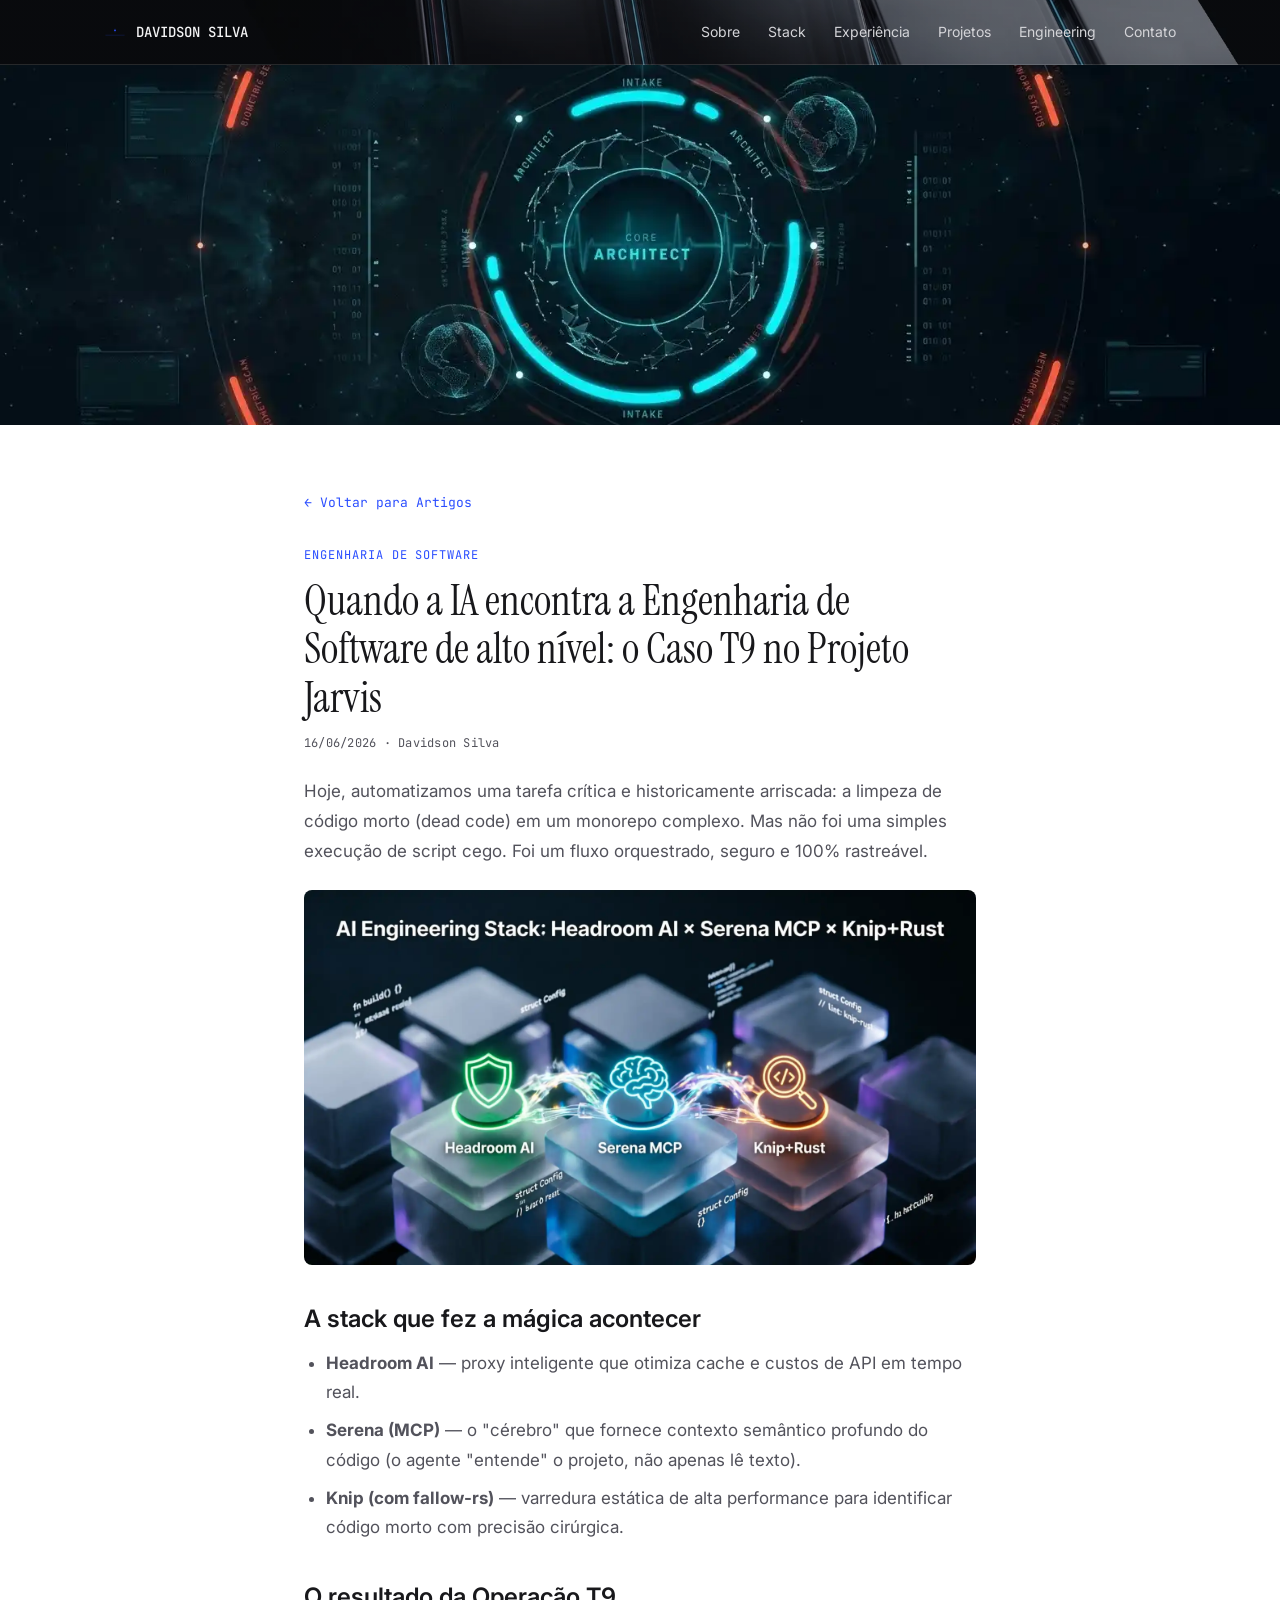
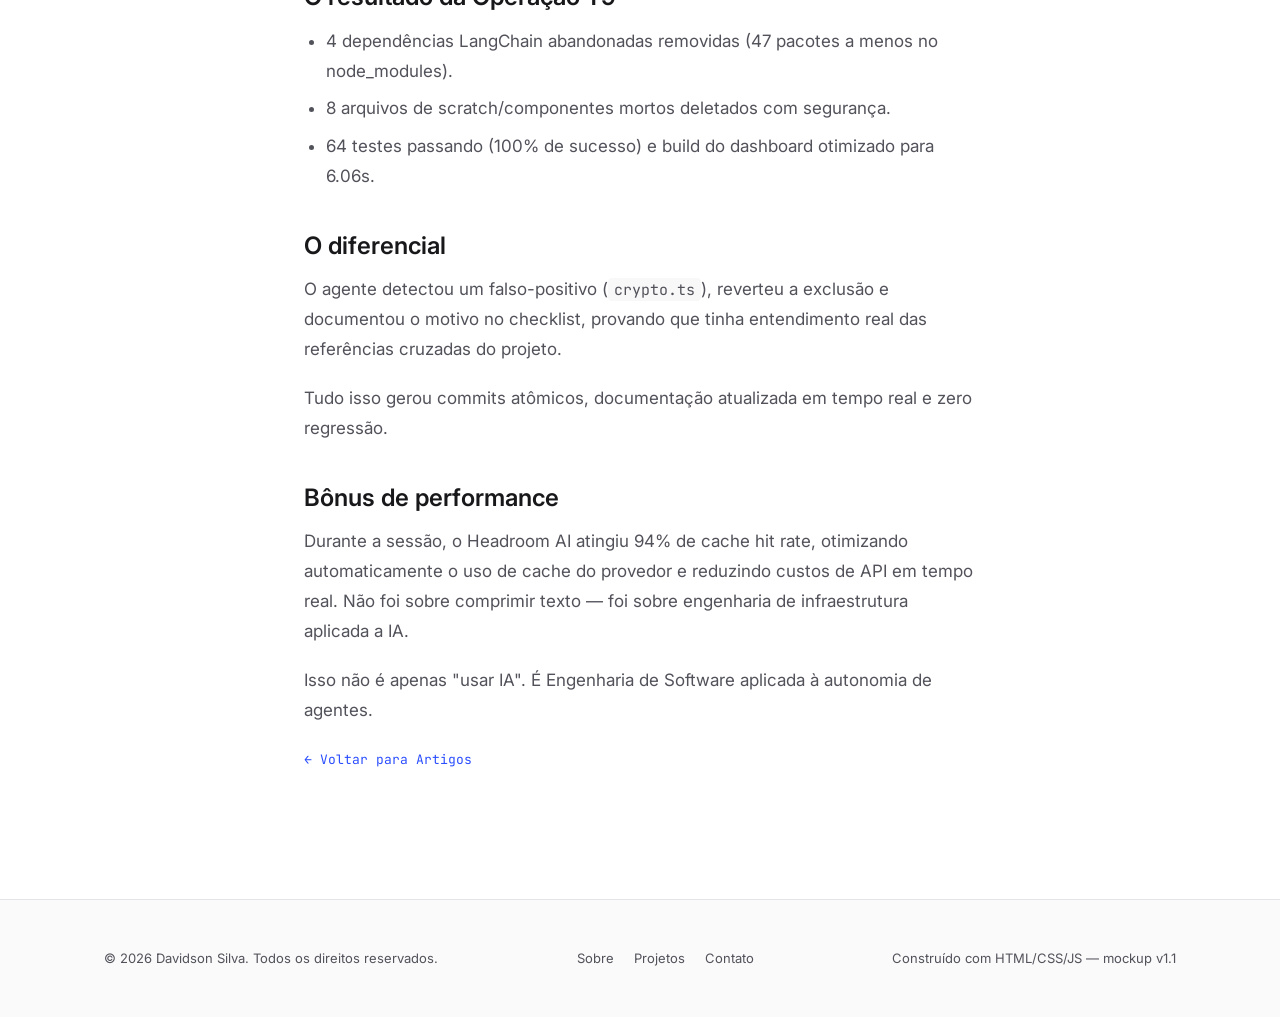
<file: articles/jarvis-t9-engenharia-software.html>
<!DOCTYPE html>
<html lang="pt-BR">
<head>
<meta charset="UTF-8">
<meta name="viewport" content="width=device-width, initial-scale=1.0">
<title>Quando a IA encontra a Engenharia de Software de alto nível: o Caso T9 no Projeto Jarvis — Davidson Silva</title>
<meta name="description" content="Como um fluxo orquestrado de agentes (Headroom AI, Serena MCP, Knip) automatizou a limpeza de código morto num monorepo complexo com 100% de rastreabilidade.">
<link rel="preconnect" href="https://fonts.googleapis.com">
<link rel="preconnect" href="https://fonts.gstatic.com" crossorigin>
<link rel="stylesheet" href="https://fonts.googleapis.com/css2?family=Instrument+Serif:ital@0;1&family=Inter:wght@400;500;600;700&family=JetBrains+Mono:wght@400;500&display=swap">
<link rel="stylesheet" href="../css/base.css">
<link rel="stylesheet" href="../css/sections.css">
<link rel="stylesheet" href="../css/article.css">
</head>
<body>

<nav class="site-nav">
  <div class="container">
    <a href="../index.html#hero" class="logo-mark">
      <img src="../assets/vertex-suspenso.svg" alt="Vertex Suspenso — logo Davidson Silva">
      DAVIDSON SILVA
    </a>
    <ul>
      <li><a href="../index.html#about">Sobre</a></li>
      <li><a href="../index.html#stack">Stack</a></li>
      <li><a href="../index.html#experience">Experiência</a></li>
      <li><a href="../index.html#projects">Projetos</a></li>
      <li><a href="../index.html#engineering">Engineering</a></li>
      <li><a href="../index.html#contact">Contato</a></li>
    </ul>
  </div>
</nav>

<img class="article-cover" src="../assets/articles/artigo2-capa.jpg" alt="O Caso T9 no Projeto Jarvis">

<section class="article-body-section">
  <div class="article-container">
    <a class="article-back" href="../index.html#articles">← Voltar para Artigos</a>

    <span class="eyebrow">Engenharia de Software</span>
    <h1 class="article-title">Quando a IA encontra a Engenharia de Software de alto nível: o Caso T9 no Projeto Jarvis</h1>
    <div class="article-meta">16/06/2026 · Davidson Silva</div>

    <div class="article-content">
      <p>Hoje, automatizamos uma tarefa crítica e historicamente arriscada: a limpeza de código morto (dead code) em um monorepo complexo. Mas não foi uma simples execução de script cego. Foi um fluxo orquestrado, seguro e 100% rastreável.</p>

      <img src="../assets/articles/artigo2-inline1.png" alt="Stack da Operação T9">

      <h2>A stack que fez a mágica acontecer</h2>
      <ul>
        <li><strong>Headroom AI</strong> — proxy inteligente que otimiza cache e custos de API em tempo real.</li>
        <li><strong>Serena (MCP)</strong> — o "cérebro" que fornece contexto semântico profundo do código (o agente "entende" o projeto, não apenas lê texto).</li>
        <li><strong>Knip (com fallow-rs)</strong> — varredura estática de alta performance para identificar código morto com precisão cirúrgica.</li>
      </ul>

      <h2>O resultado da Operação T9</h2>
      <ul>
        <li>4 dependências LangChain abandonadas removidas (47 pacotes a menos no node_modules).</li>
        <li>8 arquivos de scratch/componentes mortos deletados com segurança.</li>
        <li>64 testes passando (100% de sucesso) e build do dashboard otimizado para 6.06s.</li>
      </ul>

      <h2>O diferencial</h2>
      <p>O agente detectou um falso-positivo (<code>crypto.ts</code>), reverteu a exclusão e documentou o motivo no checklist, provando que tinha entendimento real das referências cruzadas do projeto.</p>

      <p>Tudo isso gerou commits atômicos, documentação atualizada em tempo real e zero regressão.</p>

      <h2>Bônus de performance</h2>
      <p>Durante a sessão, o Headroom AI atingiu 94% de cache hit rate, otimizando automaticamente o uso de cache do provedor e reduzindo custos de API em tempo real. Não foi sobre comprimir texto — foi sobre engenharia de infraestrutura aplicada a IA.</p>

      <p>Isso não é apenas "usar IA". É Engenharia de Software aplicada à autonomia de agentes.</p>
    </div>

    <a class="article-back" href="../index.html#articles">← Voltar para Artigos</a>
  </div>
</section>

<footer class="site-footer">
  <div class="container">
    <span>&copy; 2026 Davidson Silva. Todos os direitos reservados.</span>
    <nav>
      <a href="../index.html#about">Sobre</a>
      <a href="../index.html#projects">Projetos</a>
      <a href="../index.html#contact">Contato</a>
    </nav>
    <span>Construído com HTML/CSS/JS — mockup v1.1</span>
  </div>
</footer>

</body>
</html>
</file>
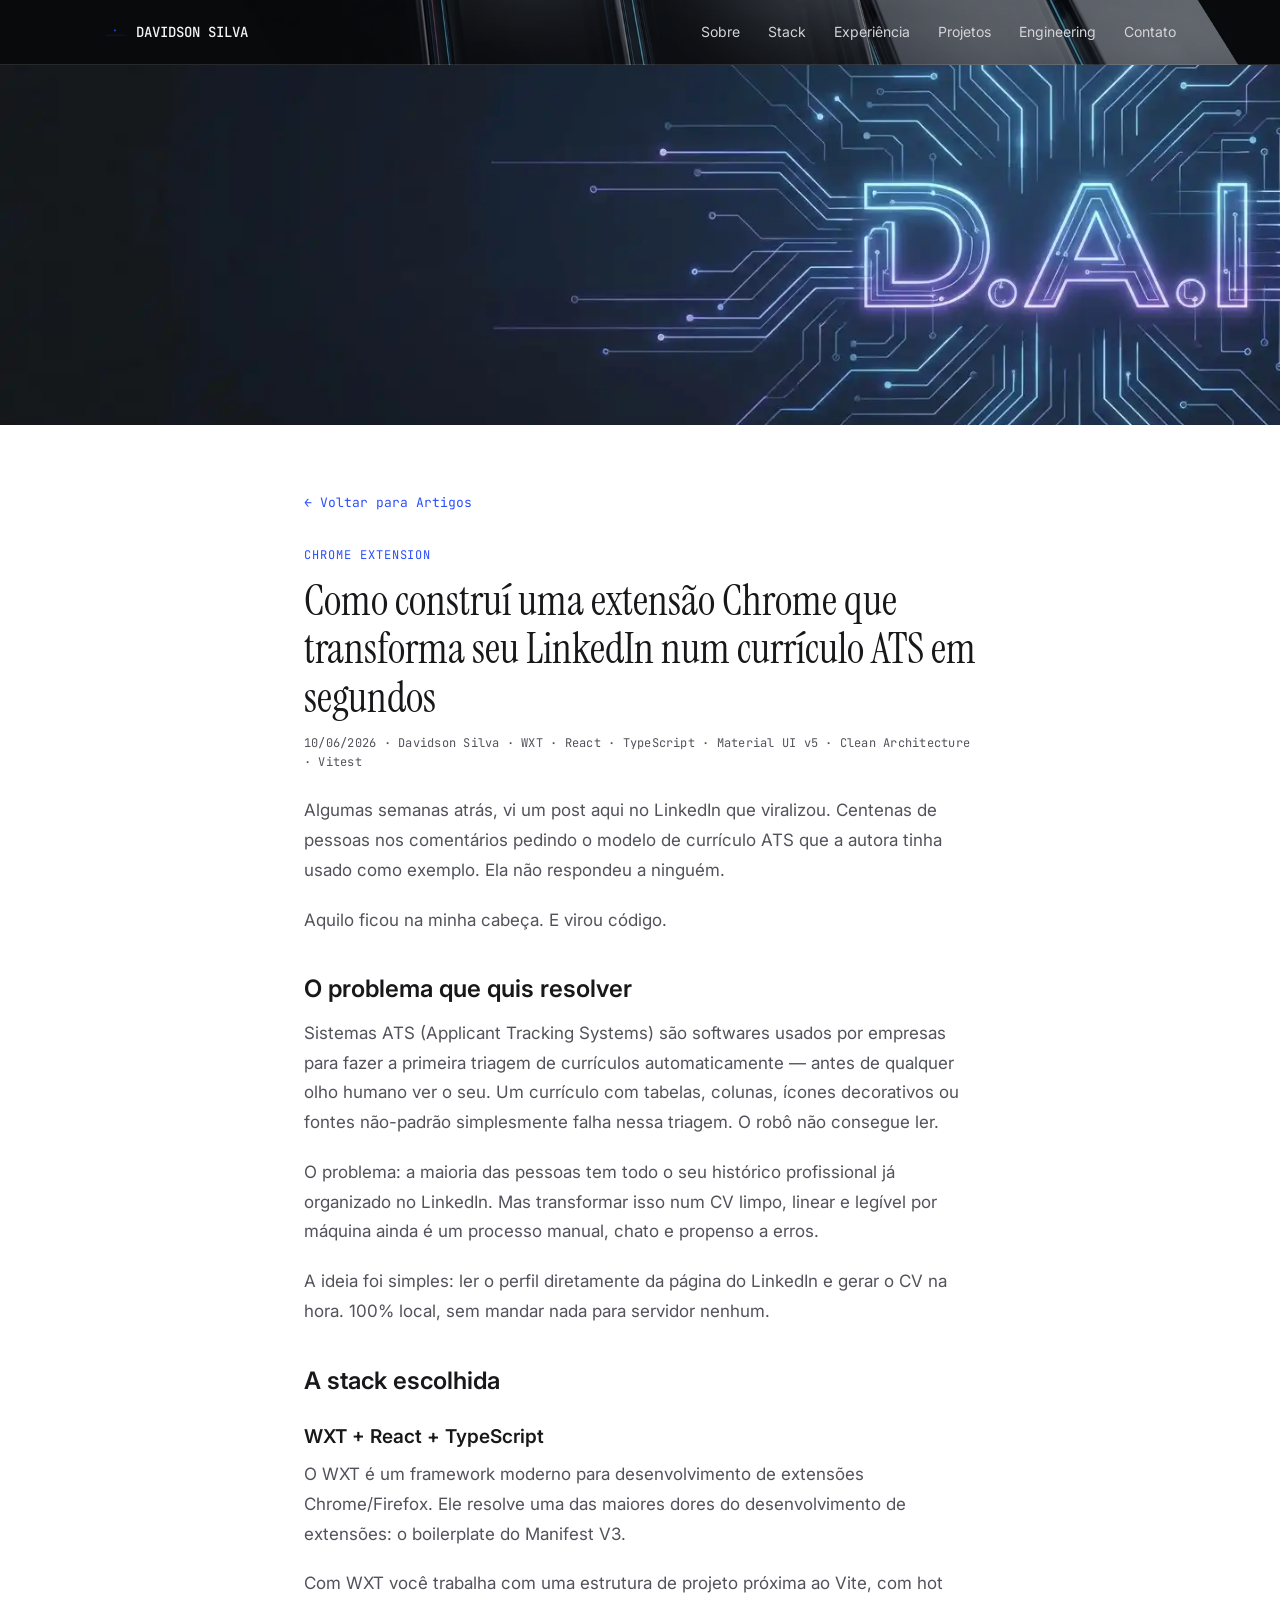
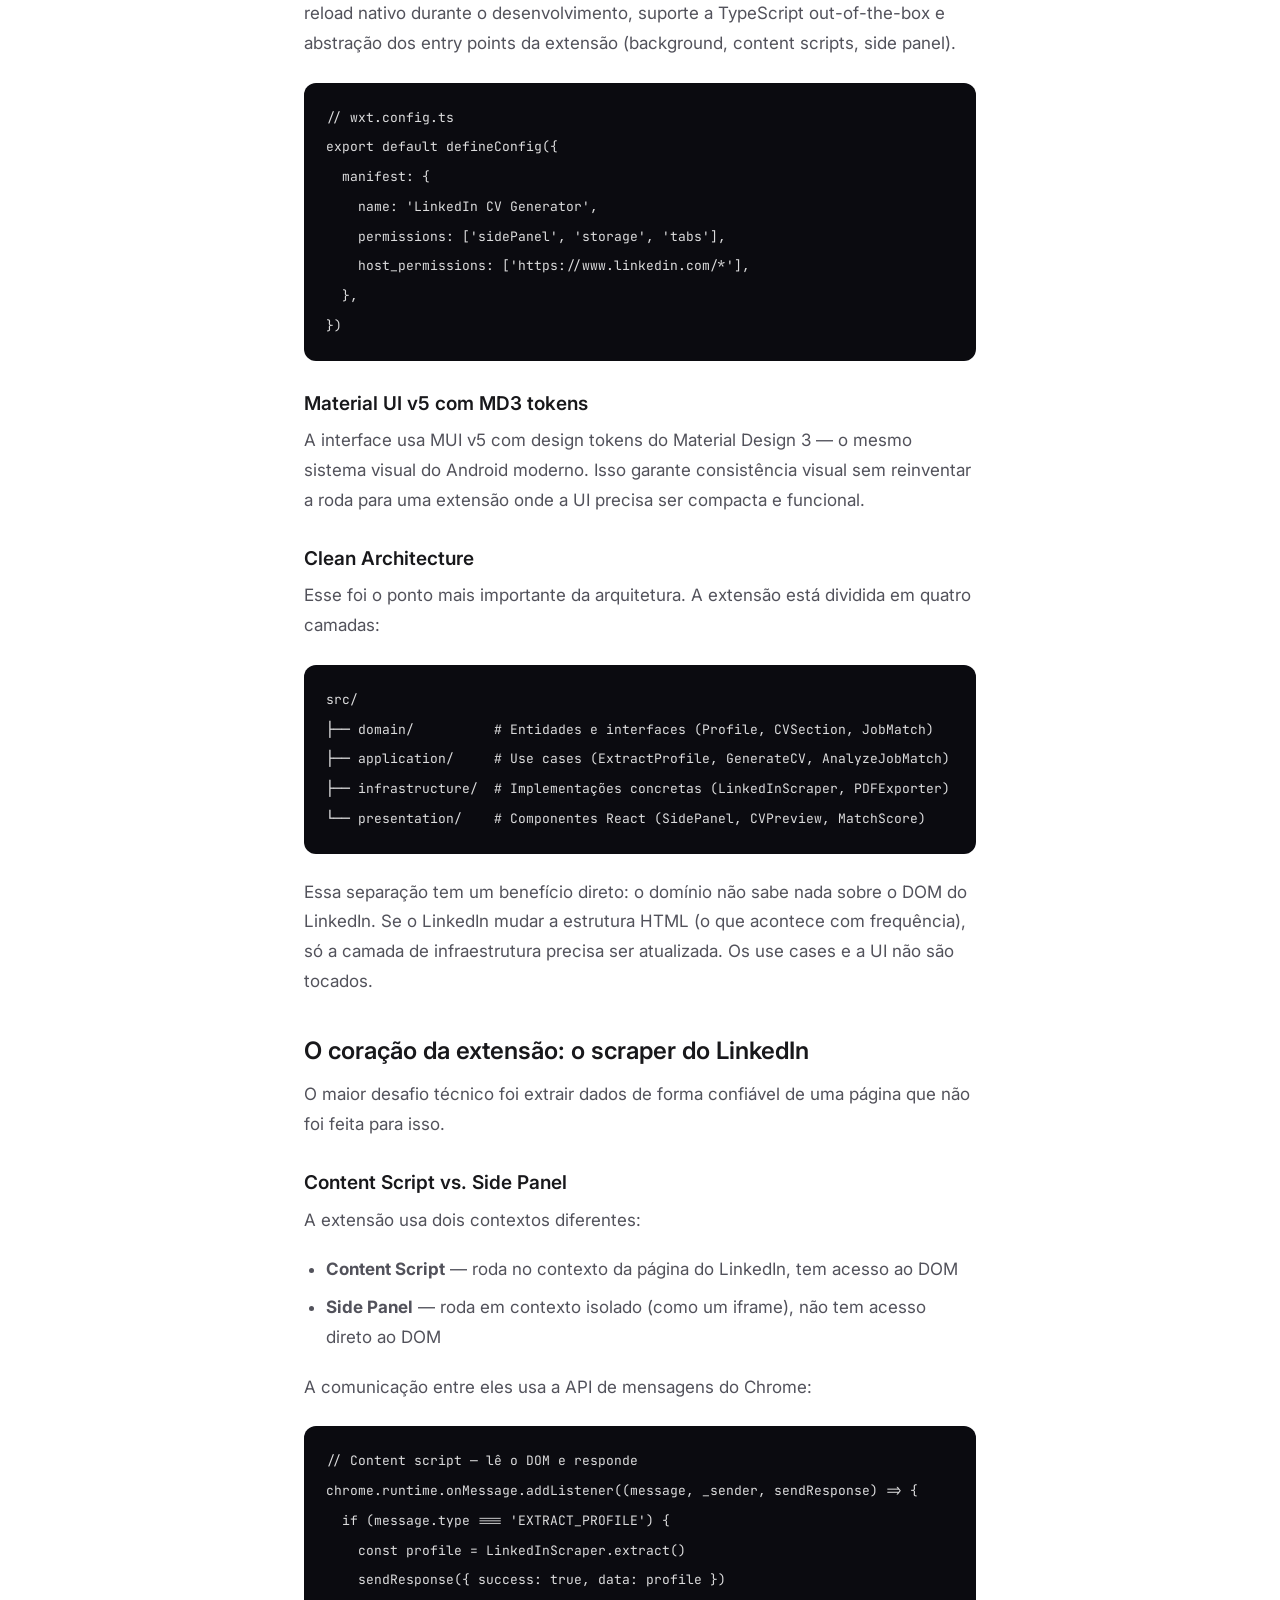
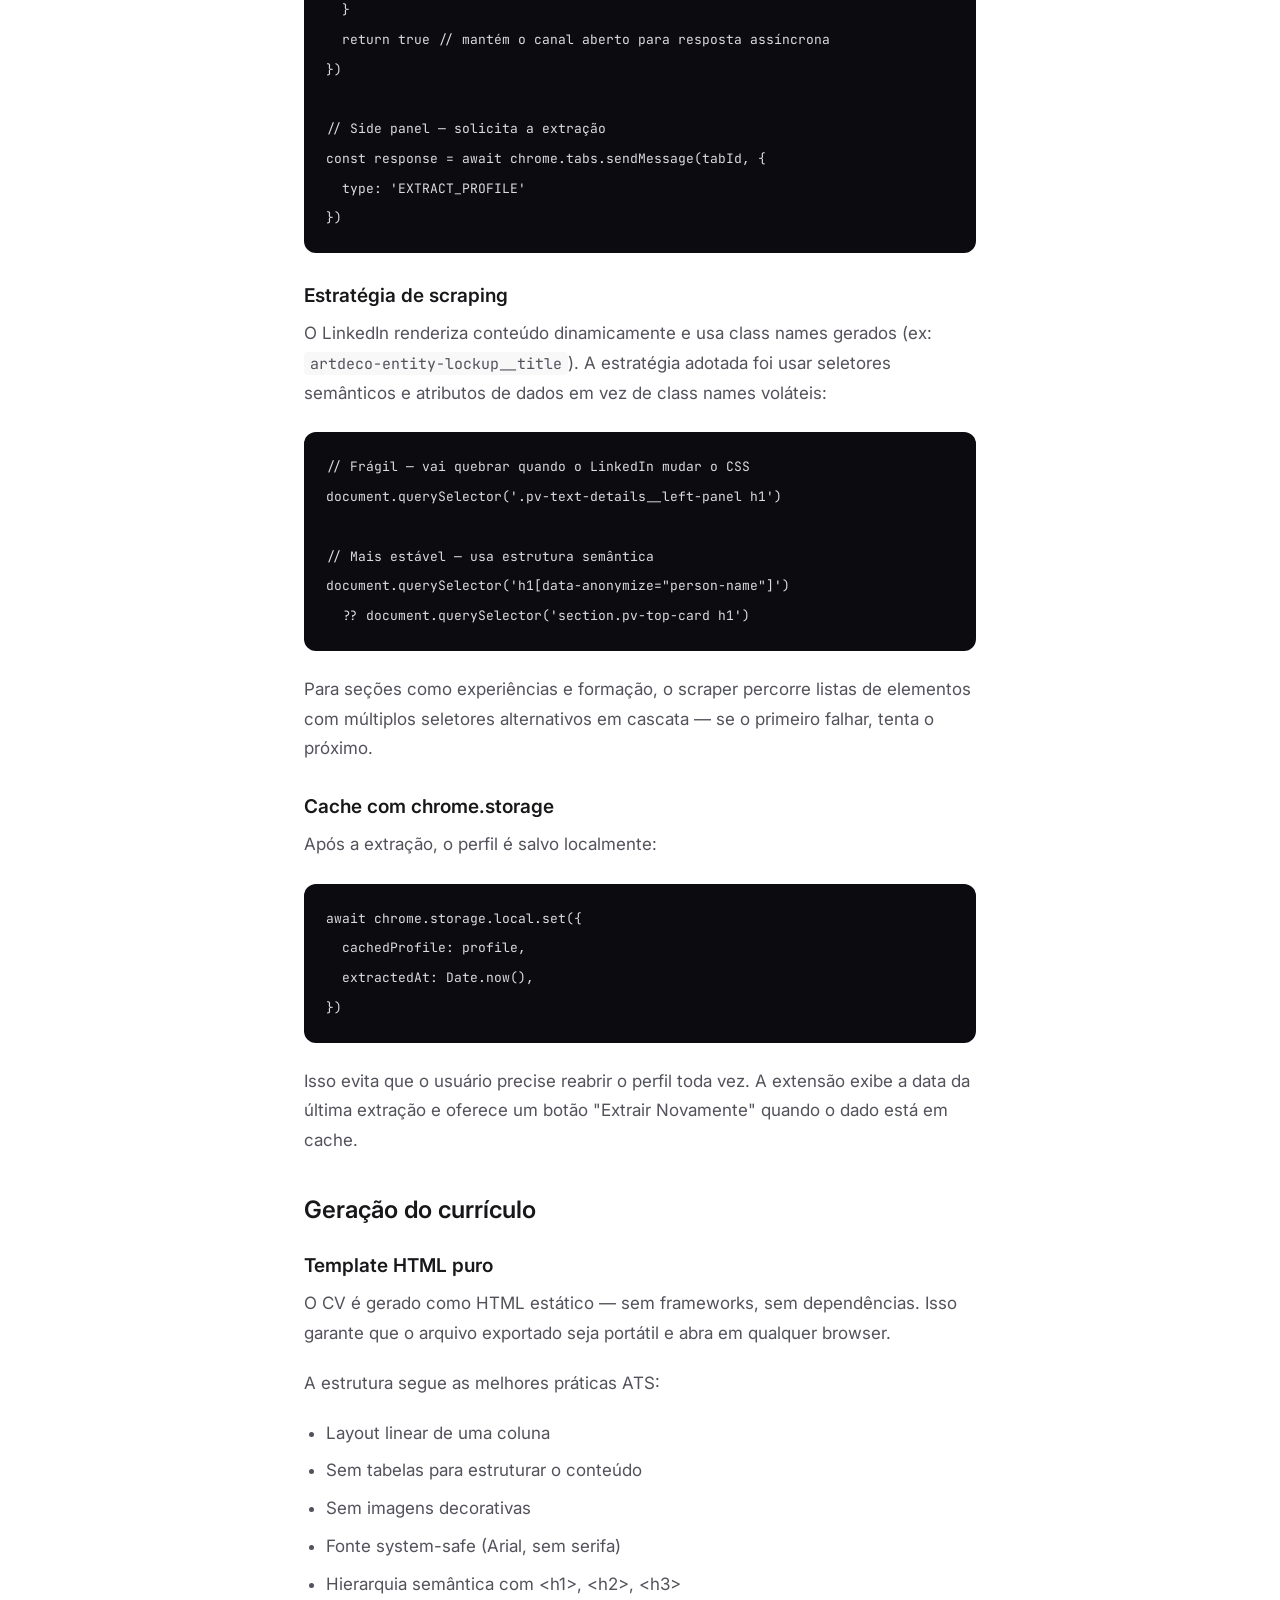
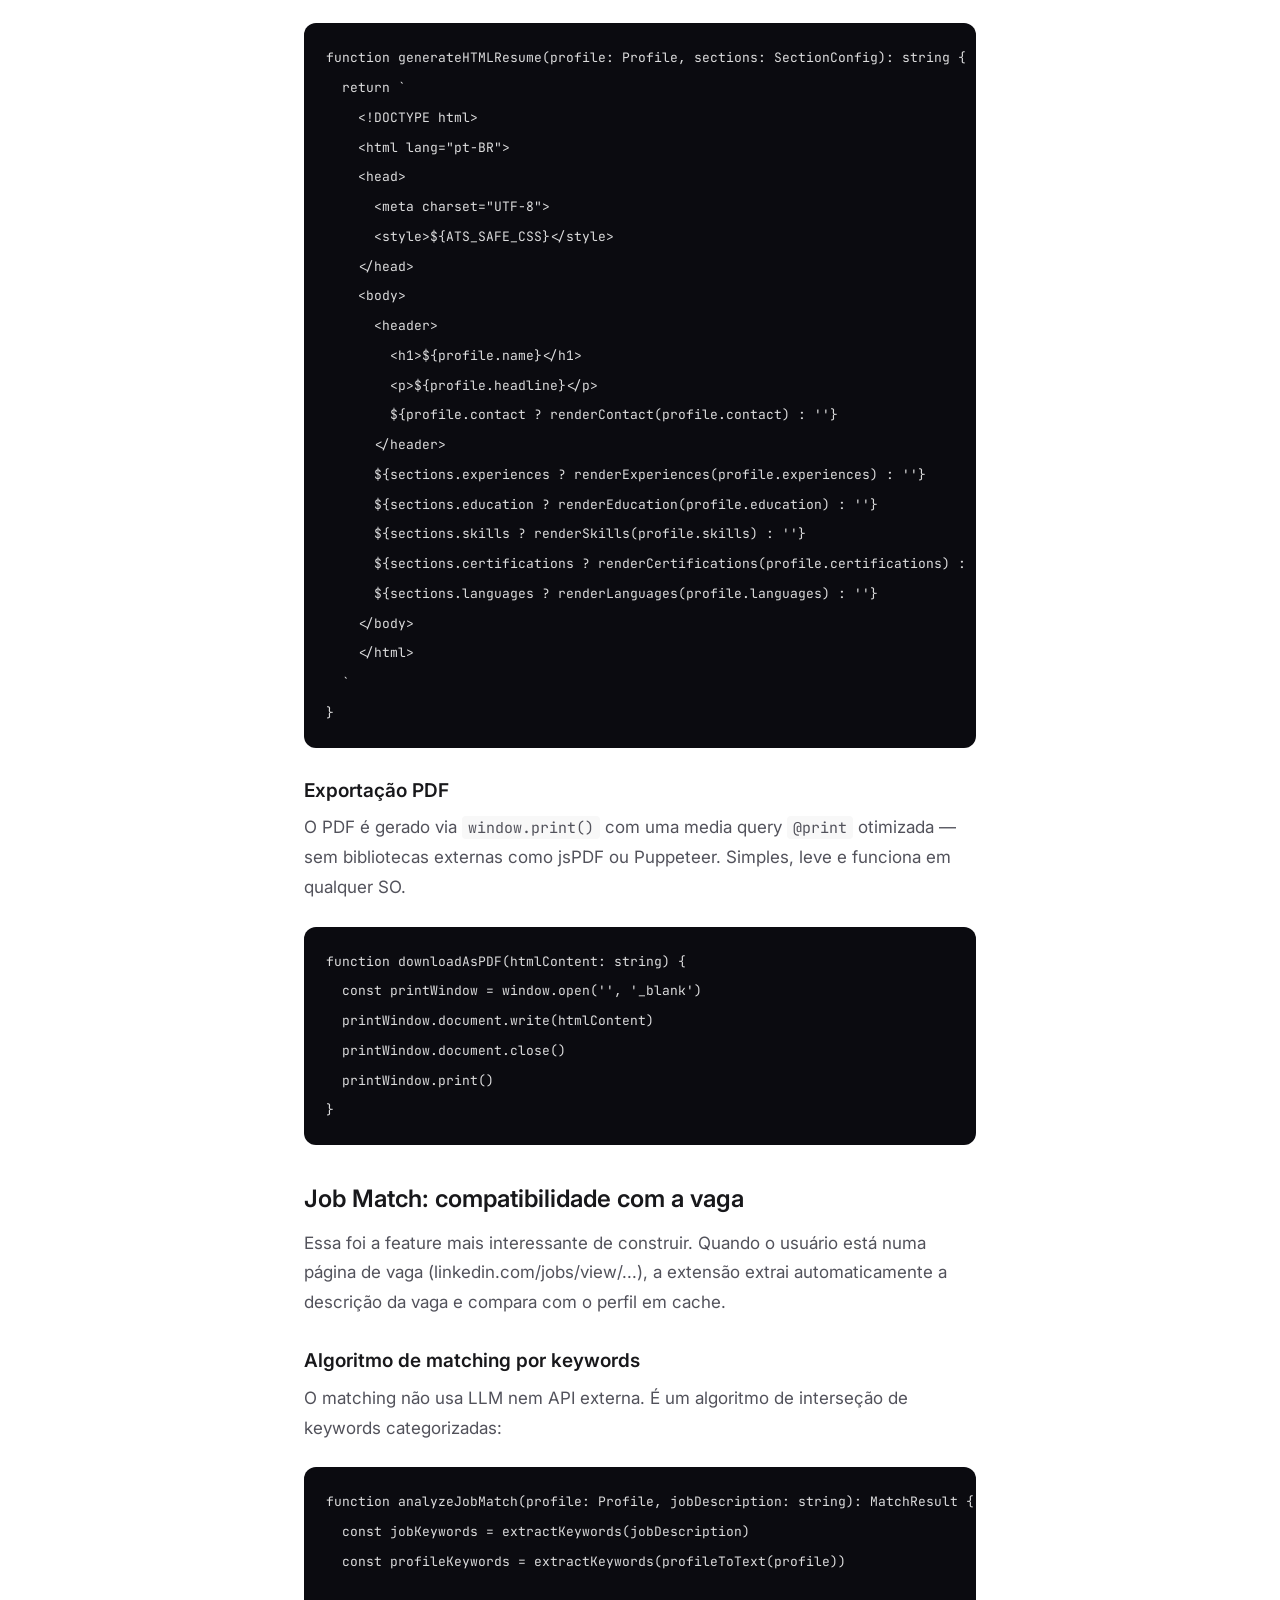
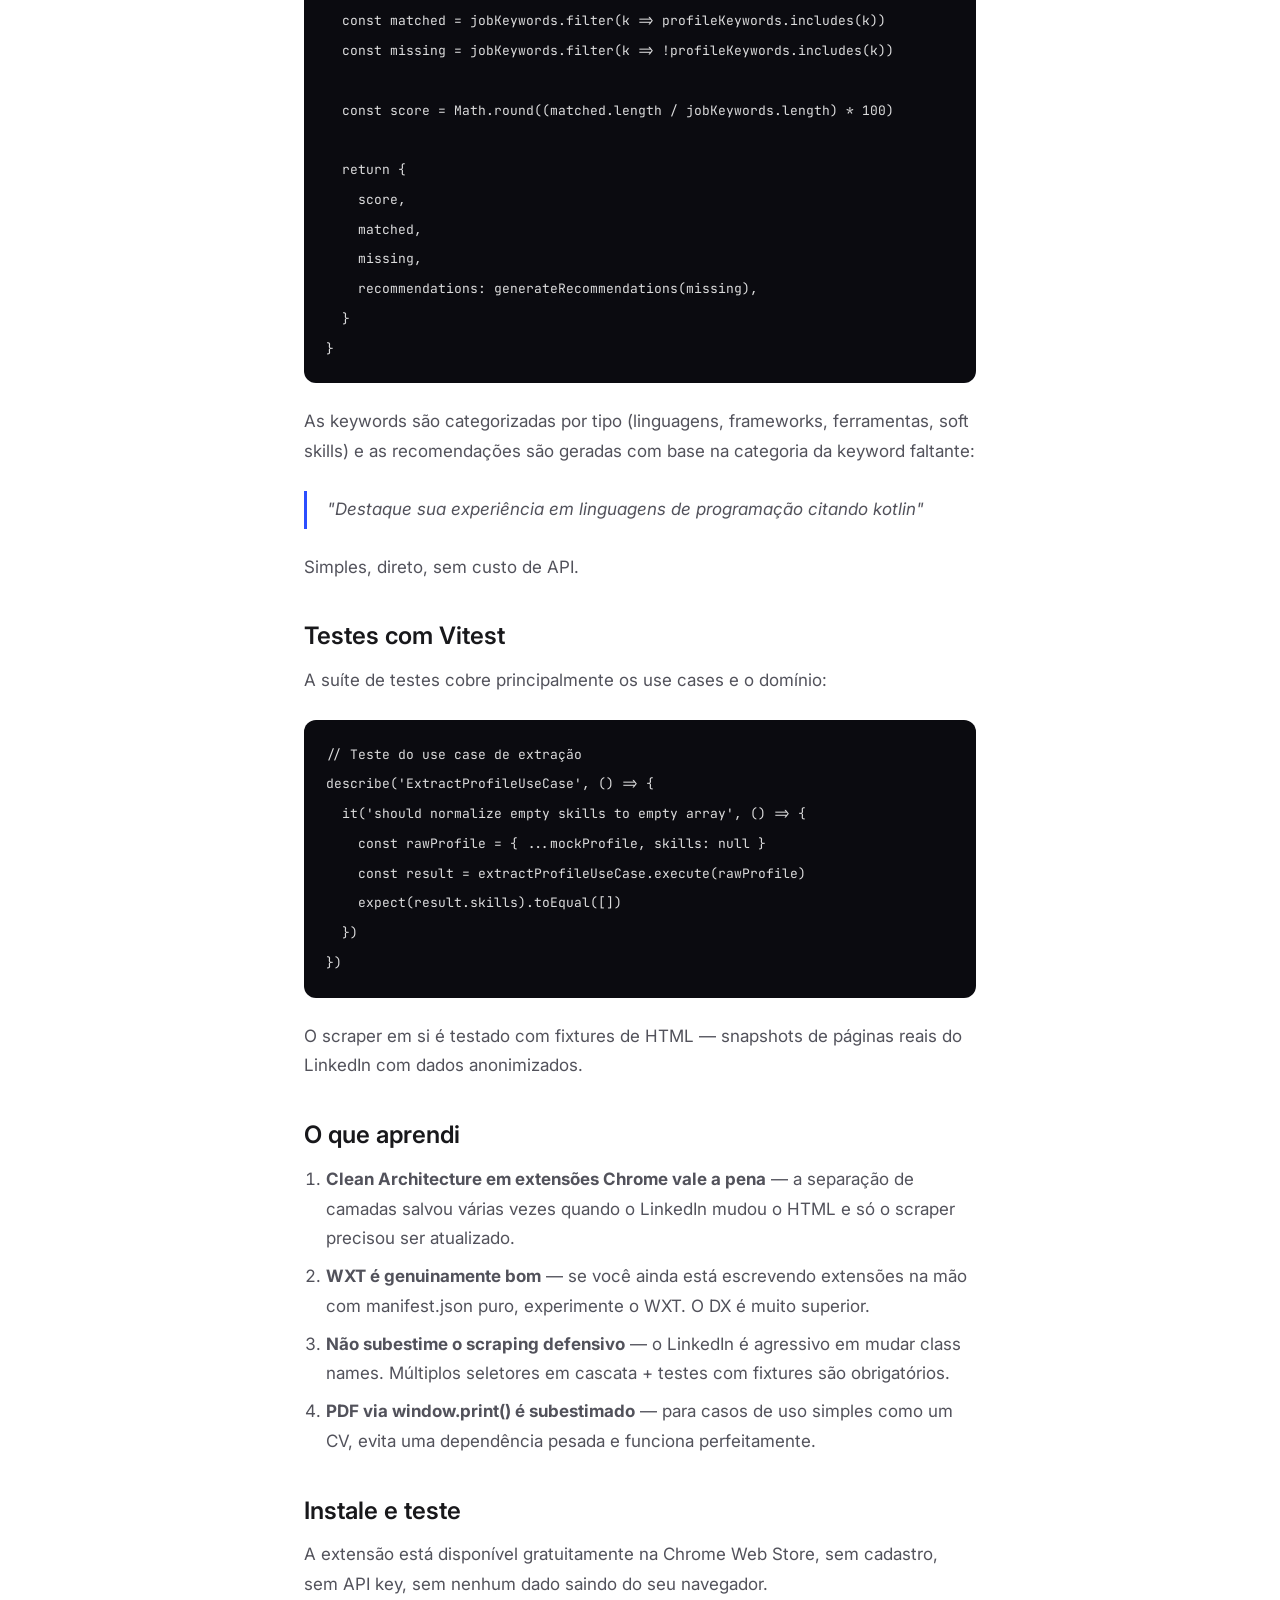
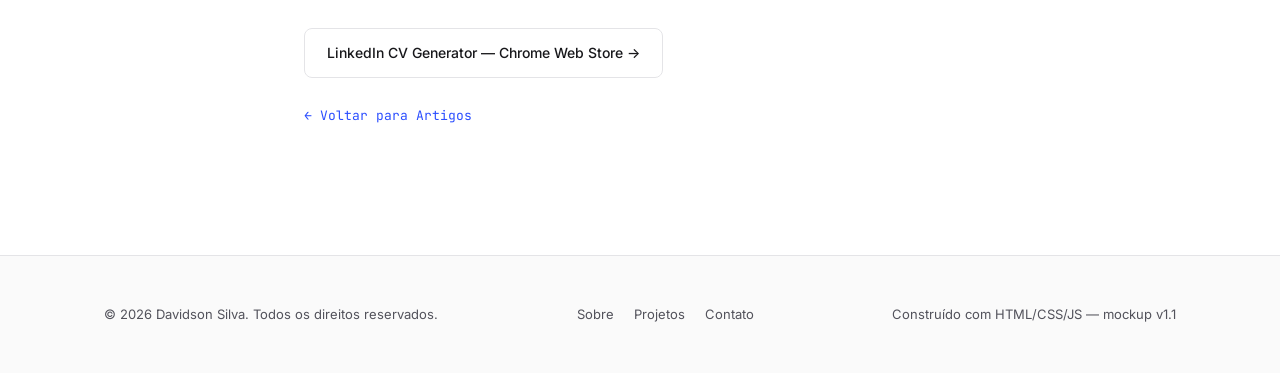
<file: articles/linkedin-cv-ats-chrome-extension.html>
<!DOCTYPE html>
<html lang="pt-BR">
<head>
<meta charset="UTF-8">
<meta name="viewport" content="width=device-width, initial-scale=1.0">
<title>Como construí uma extensão Chrome que transforma seu LinkedIn num currículo ATS em segundos — Davidson Silva</title>
<meta name="description" content="WXT, React, TypeScript, Material UI v5 e Clean Architecture: como construí a LinkedIn CV Generator, uma extensão Chrome 100% local para gerar currículos otimizados para ATS.">
<link rel="preconnect" href="https://fonts.googleapis.com">
<link rel="preconnect" href="https://fonts.gstatic.com" crossorigin>
<link rel="stylesheet" href="https://fonts.googleapis.com/css2?family=Instrument+Serif:ital@0;1&family=Inter:wght@400;500;600;700&family=JetBrains+Mono:wght@400;500&display=swap">
<link rel="stylesheet" href="../css/base.css">
<link rel="stylesheet" href="../css/sections.css">
<link rel="stylesheet" href="../css/article.css">
</head>
<body>

<nav class="site-nav">
  <div class="container">
    <a href="../index.html#hero" class="logo-mark">
      <img src="../assets/vertex-suspenso.svg" alt="Vertex Suspenso — logo Davidson Silva">
      DAVIDSON SILVA
    </a>
    <ul>
      <li><a href="../index.html#about">Sobre</a></li>
      <li><a href="../index.html#stack">Stack</a></li>
      <li><a href="../index.html#experience">Experiência</a></li>
      <li><a href="../index.html#projects">Projetos</a></li>
      <li><a href="../index.html#engineering">Engineering</a></li>
      <li><a href="../index.html#contact">Contato</a></li>
    </ul>
  </div>
</nav>

<img class="article-cover" src="../assets/articles/artigo3-capa.jpg" alt="LinkedIn CV Generator — extensão Chrome">

<section class="article-body-section">
  <div class="article-container">
    <a class="article-back" href="../index.html#articles">← Voltar para Artigos</a>

    <span class="eyebrow">Chrome Extension</span>
    <h1 class="article-title">Como construí uma extensão Chrome que transforma seu LinkedIn num currículo ATS em segundos</h1>
    <div class="article-meta">10/06/2026 · Davidson Silva · WXT · React · TypeScript · Material UI v5 · Clean Architecture · Vitest</div>

    <div class="article-content">
      <p>Algumas semanas atrás, vi um post aqui no LinkedIn que viralizou. Centenas de pessoas nos comentários pedindo o modelo de currículo ATS que a autora tinha usado como exemplo. Ela não respondeu a ninguém.</p>

      <p>Aquilo ficou na minha cabeça. E virou código.</p>

      <h2>O problema que quis resolver</h2>
      <p>Sistemas ATS (Applicant Tracking Systems) são softwares usados por empresas para fazer a primeira triagem de currículos automaticamente — antes de qualquer olho humano ver o seu. Um currículo com tabelas, colunas, ícones decorativos ou fontes não-padrão simplesmente falha nessa triagem. O robô não consegue ler.</p>

      <p>O problema: a maioria das pessoas tem todo o seu histórico profissional já organizado no LinkedIn. Mas transformar isso num CV limpo, linear e legível por máquina ainda é um processo manual, chato e propenso a erros.</p>

      <p>A ideia foi simples: ler o perfil diretamente da página do LinkedIn e gerar o CV na hora. 100% local, sem mandar nada para servidor nenhum.</p>

      <h2>A stack escolhida</h2>
      <h3>WXT + React + TypeScript</h3>
      <p>O WXT é um framework moderno para desenvolvimento de extensões Chrome/Firefox. Ele resolve uma das maiores dores do desenvolvimento de extensões: o boilerplate do Manifest V3.</p>

      <p>Com WXT você trabalha com uma estrutura de projeto próxima ao Vite, com hot reload nativo durante o desenvolvimento, suporte a TypeScript out-of-the-box e abstração dos entry points da extensão (background, content scripts, side panel).</p>

      <pre><code>// wxt.config.ts
export default defineConfig({
  manifest: {
    name: 'LinkedIn CV Generator',
    permissions: ['sidePanel', 'storage', 'tabs'],
    host_permissions: ['https://www.linkedin.com/*'],
  },
})</code></pre>

      <h3>Material UI v5 com MD3 tokens</h3>
      <p>A interface usa MUI v5 com design tokens do Material Design 3 — o mesmo sistema visual do Android moderno. Isso garante consistência visual sem reinventar a roda para uma extensão onde a UI precisa ser compacta e funcional.</p>

      <h3>Clean Architecture</h3>
      <p>Esse foi o ponto mais importante da arquitetura. A extensão está dividida em quatro camadas:</p>

      <pre><code>src/
├── domain/          # Entidades e interfaces (Profile, CVSection, JobMatch)
├── application/     # Use cases (ExtractProfile, GenerateCV, AnalyzeJobMatch)
├── infrastructure/  # Implementações concretas (LinkedInScraper, PDFExporter)
└── presentation/    # Componentes React (SidePanel, CVPreview, MatchScore)</code></pre>

      <p>Essa separação tem um benefício direto: o domínio não sabe nada sobre o DOM do LinkedIn. Se o LinkedIn mudar a estrutura HTML (o que acontece com frequência), só a camada de infraestrutura precisa ser atualizada. Os use cases e a UI não são tocados.</p>

      <h2>O coração da extensão: o scraper do LinkedIn</h2>
      <p>O maior desafio técnico foi extrair dados de forma confiável de uma página que não foi feita para isso.</p>

      <h3>Content Script vs. Side Panel</h3>
      <p>A extensão usa dois contextos diferentes:</p>
      <ul>
        <li><strong>Content Script</strong> — roda no contexto da página do LinkedIn, tem acesso ao DOM</li>
        <li><strong>Side Panel</strong> — roda em contexto isolado (como um iframe), não tem acesso direto ao DOM</li>
      </ul>

      <p>A comunicação entre eles usa a API de mensagens do Chrome:</p>

      <pre><code>// Content script — lê o DOM e responde
chrome.runtime.onMessage.addListener((message, _sender, sendResponse) => {
  if (message.type === 'EXTRACT_PROFILE') {
    const profile = LinkedInScraper.extract()
    sendResponse({ success: true, data: profile })
  }
  return true // mantém o canal aberto para resposta assíncrona
})

// Side panel — solicita a extração
const response = await chrome.tabs.sendMessage(tabId, {
  type: 'EXTRACT_PROFILE'
})</code></pre>

      <h3>Estratégia de scraping</h3>
      <p>O LinkedIn renderiza conteúdo dinamicamente e usa class names gerados (ex: <code>artdeco-entity-lockup__title</code>). A estratégia adotada foi usar seletores semânticos e atributos de dados em vez de class names voláteis:</p>

      <pre><code>// Frágil — vai quebrar quando o LinkedIn mudar o CSS
document.querySelector('.pv-text-details__left-panel h1')

// Mais estável — usa estrutura semântica
document.querySelector('h1[data-anonymize="person-name"]')
  ?? document.querySelector('section.pv-top-card h1')</code></pre>

      <p>Para seções como experiências e formação, o scraper percorre listas de elementos com múltiplos seletores alternativos em cascata — se o primeiro falhar, tenta o próximo.</p>

      <h3>Cache com chrome.storage</h3>
      <p>Após a extração, o perfil é salvo localmente:</p>

      <pre><code>await chrome.storage.local.set({
  cachedProfile: profile,
  extractedAt: Date.now(),
})</code></pre>

      <p>Isso evita que o usuário precise reabrir o perfil toda vez. A extensão exibe a data da última extração e oferece um botão "Extrair Novamente" quando o dado está em cache.</p>

      <h2>Geração do currículo</h2>
      <h3>Template HTML puro</h3>
      <p>O CV é gerado como HTML estático — sem frameworks, sem dependências. Isso garante que o arquivo exportado seja portátil e abra em qualquer browser.</p>

      <p>A estrutura segue as melhores práticas ATS:</p>
      <ul>
        <li>Layout linear de uma coluna</li>
        <li>Sem tabelas para estruturar o conteúdo</li>
        <li>Sem imagens decorativas</li>
        <li>Fonte system-safe (Arial, sem serifa)</li>
        <li>Hierarquia semântica com &lt;h1&gt;, &lt;h2&gt;, &lt;h3&gt;</li>
      </ul>

      <pre><code>function generateHTMLResume(profile: Profile, sections: SectionConfig): string {
  return `
    &lt;!DOCTYPE html&gt;
    &lt;html lang="pt-BR"&gt;
    &lt;head&gt;
      &lt;meta charset="UTF-8"&gt;
      &lt;style&gt;${ATS_SAFE_CSS}&lt;/style&gt;
    &lt;/head&gt;
    &lt;body&gt;
      &lt;header&gt;
        &lt;h1&gt;${profile.name}&lt;/h1&gt;
        &lt;p&gt;${profile.headline}&lt;/p&gt;
        ${profile.contact ? renderContact(profile.contact) : ''}
      &lt;/header&gt;
      ${sections.experiences ? renderExperiences(profile.experiences) : ''}
      ${sections.education ? renderEducation(profile.education) : ''}
      ${sections.skills ? renderSkills(profile.skills) : ''}
      ${sections.certifications ? renderCertifications(profile.certifications) : ''}
      ${sections.languages ? renderLanguages(profile.languages) : ''}
    &lt;/body&gt;
    &lt;/html&gt;
  `
}</code></pre>

      <h3>Exportação PDF</h3>
      <p>O PDF é gerado via <code>window.print()</code> com uma media query <code>@print</code> otimizada — sem bibliotecas externas como jsPDF ou Puppeteer. Simples, leve e funciona em qualquer SO.</p>

      <pre><code>function downloadAsPDF(htmlContent: string) {
  const printWindow = window.open('', '_blank')
  printWindow.document.write(htmlContent)
  printWindow.document.close()
  printWindow.print()
}</code></pre>

      <h2>Job Match: compatibilidade com a vaga</h2>
      <p>Essa foi a feature mais interessante de construir. Quando o usuário está numa página de vaga (linkedin.com/jobs/view/...), a extensão extrai automaticamente a descrição da vaga e compara com o perfil em cache.</p>

      <h3>Algoritmo de matching por keywords</h3>
      <p>O matching não usa LLM nem API externa. É um algoritmo de interseção de keywords categorizadas:</p>

      <pre><code>function analyzeJobMatch(profile: Profile, jobDescription: string): MatchResult {
  const jobKeywords = extractKeywords(jobDescription)
  const profileKeywords = extractKeywords(profileToText(profile))

  const matched = jobKeywords.filter(k => profileKeywords.includes(k))
  const missing = jobKeywords.filter(k => !profileKeywords.includes(k))

  const score = Math.round((matched.length / jobKeywords.length) * 100)

  return {
    score,
    matched,
    missing,
    recommendations: generateRecommendations(missing),
  }
}</code></pre>

      <p>As keywords são categorizadas por tipo (linguagens, frameworks, ferramentas, soft skills) e as recomendações são geradas com base na categoria da keyword faltante:</p>

      <blockquote>"Destaque sua experiência em linguagens de programação citando kotlin"</blockquote>

      <p>Simples, direto, sem custo de API.</p>

      <h2>Testes com Vitest</h2>
      <p>A suíte de testes cobre principalmente os use cases e o domínio:</p>

      <pre><code>// Teste do use case de extração
describe('ExtractProfileUseCase', () => {
  it('should normalize empty skills to empty array', () => {
    const rawProfile = { ...mockProfile, skills: null }
    const result = extractProfileUseCase.execute(rawProfile)
    expect(result.skills).toEqual([])
  })
})</code></pre>

      <p>O scraper em si é testado com fixtures de HTML — snapshots de páginas reais do LinkedIn com dados anonimizados.</p>

      <h2>O que aprendi</h2>
      <ol>
        <li><strong>Clean Architecture em extensões Chrome vale a pena</strong> — a separação de camadas salvou várias vezes quando o LinkedIn mudou o HTML e só o scraper precisou ser atualizado.</li>
        <li><strong>WXT é genuinamente bom</strong> — se você ainda está escrevendo extensões na mão com manifest.json puro, experimente o WXT. O DX é muito superior.</li>
        <li><strong>Não subestime o scraping defensivo</strong> — o LinkedIn é agressivo em mudar class names. Múltiplos seletores em cascata + testes com fixtures são obrigatórios.</li>
        <li><strong>PDF via window.print() é subestimado</strong> — para casos de uso simples como um CV, evita uma dependência pesada e funciona perfeitamente.</li>
      </ol>

      <h2>Instale e teste</h2>
      <p>A extensão está disponível gratuitamente na Chrome Web Store, sem cadastro, sem API key, sem nenhum dado saindo do seu navegador.</p>

      <a class="btn btn-secondary" href="https://chromewebstore.google.com/detail/linkedin-cv-generator/jndjcihjnekmaphbpepoddmbpddkfflh" target="_blank" rel="noopener">LinkedIn CV Generator — Chrome Web Store →</a>
    </div>

    <a class="article-back" href="../index.html#articles">← Voltar para Artigos</a>
  </div>
</section>

<footer class="site-footer">
  <div class="container">
    <span>&copy; 2026 Davidson Silva. Todos os direitos reservados.</span>
    <nav>
      <a href="../index.html#about">Sobre</a>
      <a href="../index.html#projects">Projetos</a>
      <a href="../index.html#contact">Contato</a>
    </nav>
    <span>Construído com HTML/CSS/JS — mockup v1.1</span>
  </div>
</footer>

</body>
</html>
</file>
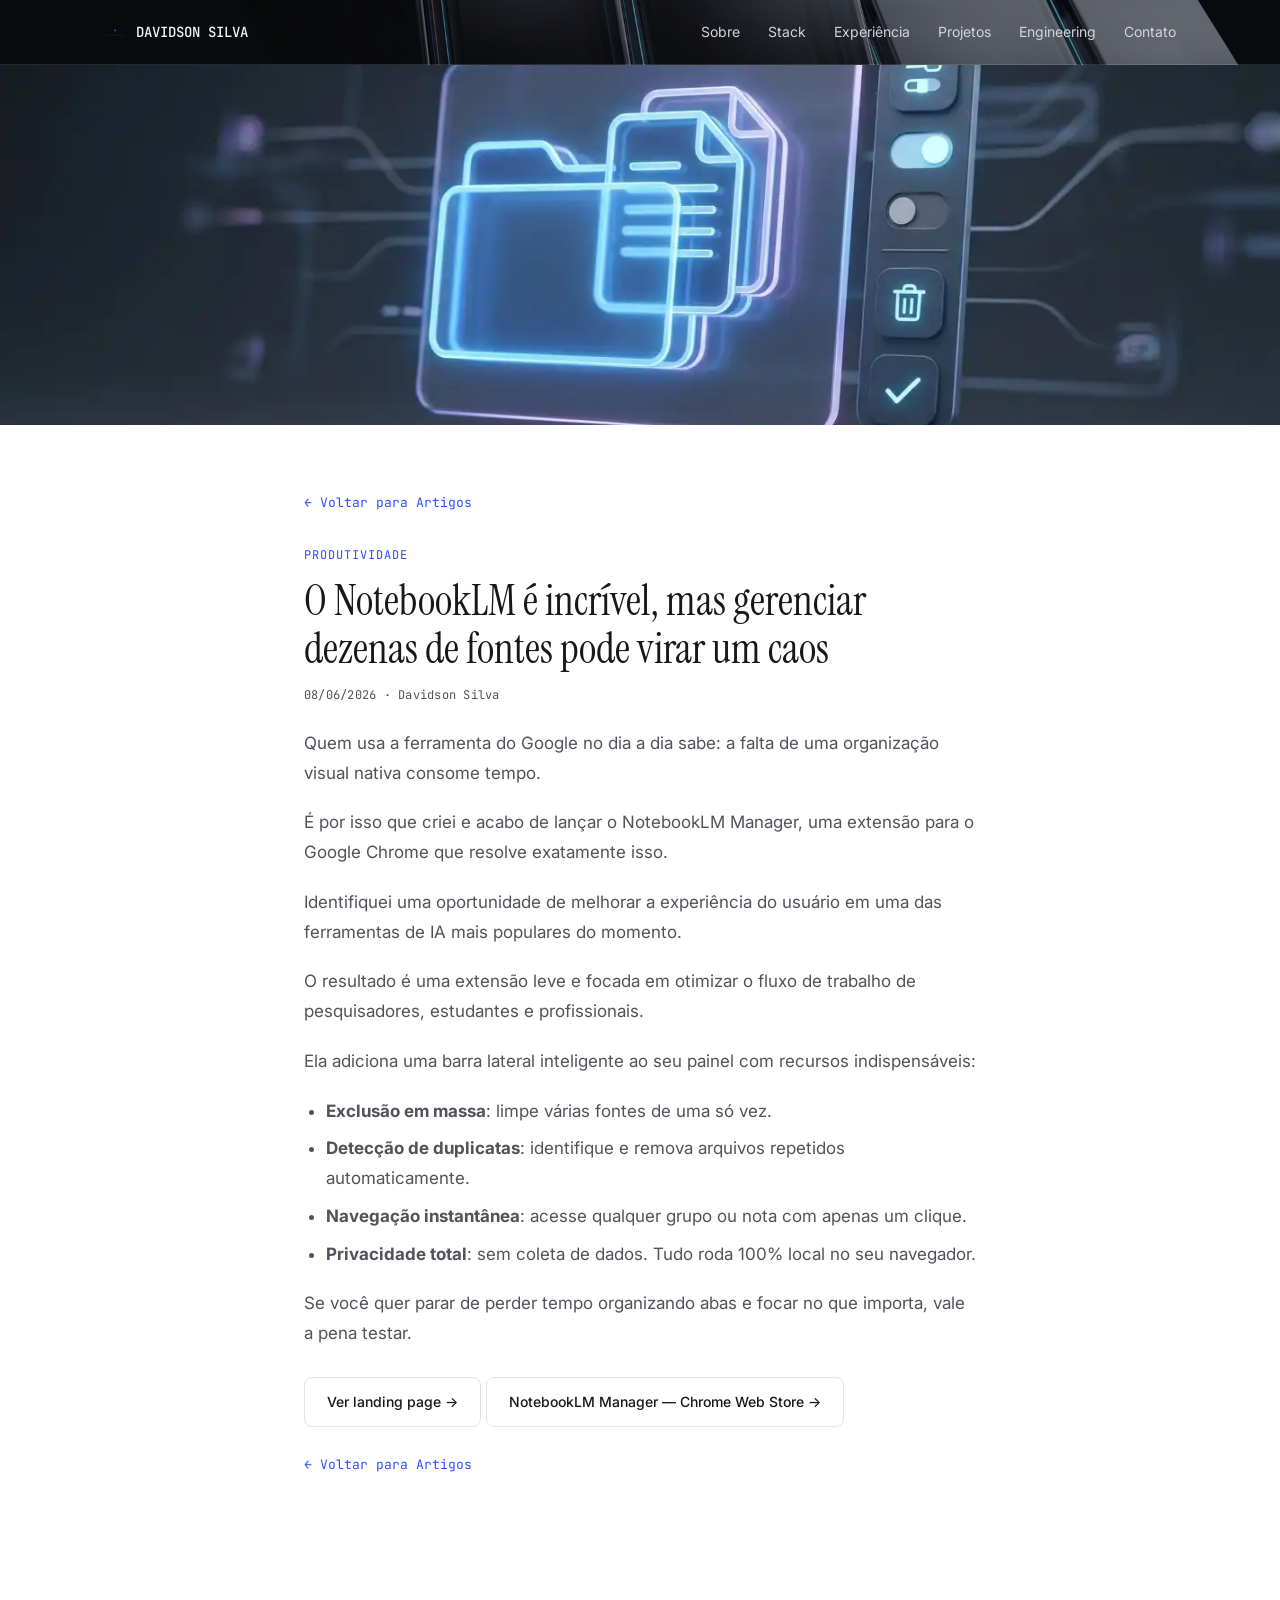
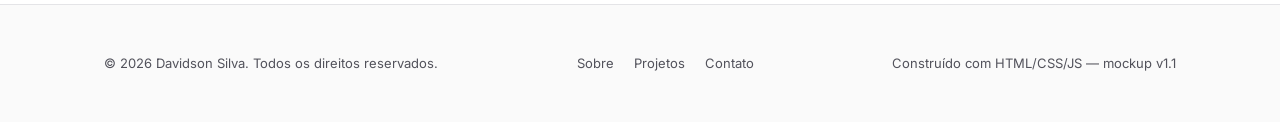
<file: articles/notebooklm-manager.html>
<!DOCTYPE html>
<html lang="pt-BR">
<head>
<meta charset="UTF-8">
<meta name="viewport" content="width=device-width, initial-scale=1.0">
<title>O NotebookLM é incrível, mas gerenciar dezenas de fontes pode virar um caos — Davidson Silva</title>
<meta name="description" content="NotebookLM Manager: uma extensão Chrome leve que adiciona exclusão em massa, detecção de duplicatas e navegação instantânea ao NotebookLM, 100% local.">
<link rel="preconnect" href="https://fonts.googleapis.com">
<link rel="preconnect" href="https://fonts.gstatic.com" crossorigin>
<link rel="stylesheet" href="https://fonts.googleapis.com/css2?family=Instrument+Serif:ital@0;1&family=Inter:wght@400;500;600;700&family=JetBrains+Mono:wght@400;500&display=swap">
<link rel="stylesheet" href="../css/base.css">
<link rel="stylesheet" href="../css/sections.css">
<link rel="stylesheet" href="../css/article.css">
</head>
<body>

<nav class="site-nav">
  <div class="container">
    <a href="../index.html#hero" class="logo-mark">
      <img src="../assets/vertex-suspenso.svg" alt="Vertex Suspenso — logo Davidson Silva">
      DAVIDSON SILVA
    </a>
    <ul>
      <li><a href="../index.html#about">Sobre</a></li>
      <li><a href="../index.html#stack">Stack</a></li>
      <li><a href="../index.html#experience">Experiência</a></li>
      <li><a href="../index.html#projects">Projetos</a></li>
      <li><a href="../index.html#engineering">Engineering</a></li>
      <li><a href="../index.html#contact">Contato</a></li>
    </ul>
  </div>
</nav>

<img class="article-cover" src="../assets/articles/artigo4-capa.jpg" alt="NotebookLM Manager">

<section class="article-body-section">
  <div class="article-container">
    <a class="article-back" href="../index.html#articles">← Voltar para Artigos</a>

    <span class="eyebrow">Produtividade</span>
    <h1 class="article-title">O NotebookLM é incrível, mas gerenciar dezenas de fontes pode virar um caos</h1>
    <div class="article-meta">08/06/2026 · Davidson Silva</div>

    <div class="article-content">
      <p>Quem usa a ferramenta do Google no dia a dia sabe: a falta de uma organização visual nativa consome tempo.</p>

      <p>É por isso que criei e acabo de lançar o NotebookLM Manager, uma extensão para o Google Chrome que resolve exatamente isso.</p>

      <p>Identifiquei uma oportunidade de melhorar a experiência do usuário em uma das ferramentas de IA mais populares do momento.</p>

      <p>O resultado é uma extensão leve e focada em otimizar o fluxo de trabalho de pesquisadores, estudantes e profissionais.</p>

      <p>Ela adiciona uma barra lateral inteligente ao seu painel com recursos indispensáveis:</p>

      <ul>
        <li><strong>Exclusão em massa</strong>: limpe várias fontes de uma só vez.</li>
        <li><strong>Detecção de duplicatas</strong>: identifique e remova arquivos repetidos automaticamente.</li>
        <li><strong>Navegação instantânea</strong>: acesse qualquer grupo ou nota com apenas um clique.</li>
        <li><strong>Privacidade total</strong>: sem coleta de dados. Tudo roda 100% local no seu navegador.</li>
      </ul>

      <p>Se você quer parar de perder tempo organizando abas e focar no que importa, vale a pena testar.</p>

      <a class="btn btn-secondary" href="https://notebooklm-manager.vercel.app/" target="_blank" rel="noopener">Ver landing page →</a>
      <a class="btn btn-secondary" href="https://chromewebstore.google.com/detail/notebooklm-manager/effanbigogbehgfiikhinpaglijhmkfh" target="_blank" rel="noopener">NotebookLM Manager — Chrome Web Store →</a>
    </div>

    <a class="article-back" href="../index.html#articles">← Voltar para Artigos</a>
  </div>
</section>

<footer class="site-footer">
  <div class="container">
    <span>&copy; 2026 Davidson Silva. Todos os direitos reservados.</span>
    <nav>
      <a href="../index.html#about">Sobre</a>
      <a href="../index.html#projects">Projetos</a>
      <a href="../index.html#contact">Contato</a>
    </nav>
    <span>Construído com HTML/CSS/JS — mockup v1.1</span>
  </div>
</footer>

</body>
</html>
</file>
<file: css/base.css>
:root {
  /* Brand identity overrides (brand.json / DESIGN.md) + os únicos tokens
     usados do design-system (internalizados p/ o site ser autossuficiente) */
  --brand-color-primary-hover: #5476ff;
  --brand-motion-duration-mid: 0.2s;
  --brand-motion-ease-out: cubic-bezier(0.215, 0.61, 0.355, 1);

  --brand-bg-paper: #ffffff;
  --brand-fg-graphite: #52525b;
  --brand-accent-axiom: #2b4eff;
  --brand-surface: #f8f8f8;
  --brand-muted-subtle: #d4daff;
  --brand-border-silver: #e4e4e7;
  --brand-bg-snow: #fafafa;

  --font-display: 'Instrument Serif', Georgia, 'Times New Roman', serif;
  --font-body: 'Inter', system-ui, -apple-system, 'Segoe UI', 'Helvetica Neue', Arial, sans-serif;
  --font-mono: 'JetBrains Mono', 'SFMono-Regular', Consolas, monospace;

  --radius: 8px;
  --border-weight: 1px;
  --space: 8px;

  --container-width: 1120px;
}

* {
  box-sizing: border-box;
}

html {
  scroll-behavior: smooth;
}

body {
  margin: 0;
  font-family: var(--font-body);
  color: var(--brand-fg-graphite);
  background: var(--brand-bg-paper);
  line-height: 1.6;
  -webkit-font-smoothing: antialiased;
}

img,
svg {
  max-width: 100%;
  display: block;
}

a {
  color: inherit;
  text-decoration: none;
}

.container {
  width: 100%;
  max-width: var(--container-width);
  margin: 0 auto;
  padding: 0 24px;
}

section {
  padding: calc(var(--space) * 12) 0;
}

h1, h2, h3, h4 {
  font-family: var(--font-display);
  font-weight: 400;
  color: #18181b;
  line-height: 1.15;
  margin: 0 0 16px;
}

h2.section-title {
  font-size: 34px;
  margin-bottom: 8px;
}

p.section-subtitle {
  color: var(--brand-fg-graphite);
  font-size: 16px;
  max-width: 640px;
  margin: 0 0 48px;
}

.eyebrow {
  font-family: var(--font-mono);
  font-size: 12px;
  letter-spacing: 0.08em;
  text-transform: uppercase;
  color: var(--brand-accent-axiom);
  margin-bottom: 12px;
  display: block;
}

.btn {
  display: inline-flex;
  align-items: center;
  gap: 8px;
  font-family: var(--font-body);
  font-weight: 500;
  font-size: 14px;
  padding: 12px 22px;
  border-radius: var(--radius);
  border: var(--border-weight) solid var(--brand-border-silver);
  cursor: pointer;
  transition: all var(--brand-motion-duration-mid) var(--brand-motion-ease-out);
}

.btn-primary {
  background: var(--brand-accent-axiom);
  color: #ffffff;
  border-color: var(--brand-accent-axiom);
}

.btn-primary:hover {
  background: var(--brand-color-primary-hover, #5476ff);
}

.btn-secondary {
  background: transparent;
  color: #18181b;
}

.btn-secondary:hover {
  background: var(--brand-surface);
}

.card {
  background: var(--brand-surface);
  border: var(--border-weight) solid var(--brand-border-silver);
  border-radius: var(--radius);
  padding: 28px;
}

.tag {
  font-family: var(--font-mono);
  font-size: 12px;
  padding: 4px 10px;
  border-radius: 100px;
  border: 1px solid var(--brand-border-silver);
  color: var(--brand-fg-graphite);
}

/* Nav */
.site-nav {
  position: sticky;
  top: 0;
  z-index: 50;
  background:
    linear-gradient(rgba(8, 9, 13, 0.45), rgba(8, 9, 13, 0.45)),
    url("../assets/nav-bar.webp") center / cover no-repeat #0b0c10;
  border-bottom: 1px solid rgba(255, 255, 255, 0.12);
}

.site-nav ul a {
  color: #d4d4d8;
}

.site-nav .container {
  display: flex;
  align-items: center;
  justify-content: space-between;
  height: 64px;
}

.site-nav .logo-mark {
  display: flex;
  align-items: center;
  gap: 10px;
  font-family: var(--font-mono);
  font-size: 14px;
  font-weight: 500;
  color: #f4f4f5;
}

.site-nav .logo-mark img {
  width: 22px;
  height: 22px;
}

.site-nav ul {
  list-style: none;
  display: flex;
  gap: 28px;
  margin: 0;
  padding: 0;
  font-size: 14px;
}

.site-nav ul a:hover {
  color: var(--brand-accent-axiom);
}

/* Submenu "Projetos" (issue #1). Mesmo visual do WordPress: escuro como o topo. */
.site-nav .has-sub { position: relative; }
.site-nav .sub-menu {
  display: none;
  position: absolute;
  top: 100%;
  left: -16px;
  min-width: 220px;
  flex-direction: column;
  gap: 0;
  padding: 6px 0;
  margin-top: 8px;
  background: #0b0c10;
  border: 1px solid rgba(255, 255, 255, 0.12);
  border-radius: var(--radius);
  box-shadow: 0 18px 40px -12px rgba(0, 0, 0, 0.6);
}
/* Ponte invisível: o mouse atravessa o vão de 8px sem fechar o submenu. */
.site-nav .sub-menu::before { content: ""; position: absolute; left: 0; right: 0; top: -9px; height: 9px; }
.site-nav .has-sub:hover > .sub-menu,
.site-nav .has-sub:focus-within > .sub-menu { display: flex; }
.site-nav .sub-menu a { display: block; padding: 10px 16px; color: #f4f4f5; }
.site-nav .sub-menu li + li a { border-top: 1px solid rgba(255, 255, 255, 0.08); }
.site-nav .sub-menu a:hover { background: #15171d; color: #8fa4ff; }

/* Grid helpers */
.grid {
  display: grid;
  gap: 24px;
}

.grid-2 { grid-template-columns: repeat(2, 1fr); }
.grid-3 { grid-template-columns: repeat(3, 1fr); }
.grid-4 { grid-template-columns: repeat(4, 1fr); }

@media (max-width: 860px) {
  .grid-2, .grid-3, .grid-4 { grid-template-columns: 1fr; }
  .site-nav ul { display: none; }
}

/* Footer */
.site-footer {
  border-top: 1px solid var(--brand-border-silver);
  padding: 48px 0;
  background: var(--brand-bg-snow);
}

.site-footer .container {
  display: flex;
  flex-wrap: wrap;
  justify-content: space-between;
  gap: 24px;
  font-size: 13px;
  color: var(--brand-fg-graphite);
}

.site-footer nav {
  display: flex;
  gap: 20px;
}
</file>
<file: css/hero.css>
/* Hero — rendered assembly sequence (canvas frame player).
   40 frames (assets/hero-seq-04/) of the crystal assembling from scattered shards.
   On load the sequence auto-plays 1->40 (assemble). The hero is tall and the
   inner stage is sticky, so scrolling scrubs the frames 40->1 (dis-assemble)
   and back. JS drives the canvas; this file is layout + copy only. */

.hero {
  position: relative;
  height: 160vh;              /* scroll distance for the scrub */
  background: #050505;
  color: #f4f4f5;
}

/* the pinned viewport stage */
.hero-sticky {
  position: sticky;
  top: 0;
  height: 86vh;
  overflow: hidden;
  display: flex;
  align-items: center;
}

/* Vídeo 16:9 usado como background full-bleed. `cover` preenche todo o palco
   sticky sem distorção; o excedente é recortado igualmente a partir do centro. */
.hero-video {
  position: absolute;
  inset: 0;
  z-index: 0;
  display: block;
  width: 100%;
  height: 100%;
  object-fit: cover;
  object-position: center center;
}

/* V2: o vídeo é controlado pelo scroll e prioriza o topo do enquadramento. */
.hero-scroll-v2 .hero {
  height: 320vh;
}

.hero-scroll-v2 .hero-sticky {
  height: 100vh;
}

.hero-scroll-v2 .hero-video {
  object-position: center top;
}

.hero-scroll-v2 .hero-copy {
  opacity: 1;
}

/* full-bleed frame canvas — mantido no código, oculto enquanto o vídeo estiver ativo */
.hero-canvas {
  position: absolute;
  inset: 0;
  z-index: 0;
  width: 100%;
  height: 100%;
  display: none;
}

/* blend the canvas bottom edge into the hero background (stage < viewport) */
.hero-sticky::after {
  content: '';
  position: absolute;
  left: 0;
  right: 0;
  bottom: 0;
  height: 90px;
  z-index: 1;
  pointer-events: none;
  background: linear-gradient(180deg, transparent, #050505);
}

/* readability scrim — darkens the left where the copy sits */
.hero-scrim {
  position: absolute;
  inset: 0;
  z-index: 1;
  background: linear-gradient(90deg, rgba(5, 5, 5, 0.92) 0%, rgba(5, 5, 5, 0.72) 34%, rgba(5, 5, 5, 0.2) 62%, transparent 100%);
}

/* ---------- Copy layer ---------- */
.hero-scene {
  position: relative;
  z-index: 2;
  width: 100%;
}

.hero-copy {
  max-width: 620px;
  opacity: 0;                 /* JS fades it in after the assembly, out on scroll */
  transition: opacity 0.5s ease;
  will-change: opacity;
}

.hero .container {
  position: relative;
}

.hero-eyebrow {
  font-family: var(--font-mono);
  font-size: 12px;
  letter-spacing: 0.08em;
  text-transform: uppercase;
  color: #8fa4ff;
  margin-bottom: 18px;
  display: block;
}

.hero h1 {
  font-family: var(--font-display);
  color: #ffffff;
  font-size: 56px;
  line-height: 1.05;
  margin-bottom: 20px;
}

.hero h1 em {
  font-style: italic;
  color: #8fa4ff;
}

.hero-roles {
  font-family: var(--font-mono);
  font-size: 15px;
  color: #c4c4cc;
  margin-bottom: 32px;
  display: flex;
  flex-wrap: wrap;
  gap: 10px;
}

.hero-roles span {
  border: 1px solid rgba(255, 255, 255, 0.14);
  border-radius: 100px;
  padding: 4px 12px;
  background: rgba(255, 255, 255, 0.04);
}

.hero-cta {
  display: flex;
  gap: 14px;
  flex-wrap: wrap;
}

.hero-cta .btn-primary {
  background: #ffffff;
  color: #0a0a0a;
  border-color: #ffffff;
}

.hero-cta .btn-primary:hover {
  background: #d4daff;
}

.hero-cta .btn-secondary {
  color: #f4f4f5;
  border-color: rgba(255, 255, 255, 0.24);
}

.hero-cta .btn-secondary:hover {
  background: rgba(255, 255, 255, 0.08);
}

/* ---------- Responsive ---------- */
@media (max-width: 860px) {
  .hero h1 { font-size: 38px; }
  .hero-scrim {
    background: linear-gradient(180deg, rgba(5, 5, 5, 0.55) 0%, rgba(5, 5, 5, 0.86) 100%);
  }
}

/* ---------- Reduced motion: hold the assembled frame, copy visible ---------- */
@media (prefers-reduced-motion: reduce) {
  .hero { height: 86vh; }
  .hero-copy { opacity: 1; }
}
</file>
<file: css/sections.css>
/* About */
.about-flow {
  display: flex;
  flex-wrap: wrap;
  align-items: center;
  gap: 12px;
  font-family: var(--font-mono);
  font-size: 14px;
  margin-top: 8px;
}

.about-flow .step {
  padding: 8px 16px;
  border: 1px solid var(--brand-border-silver);
  border-radius: 100px;
  background: var(--brand-surface);
}

.about-flow .arrow {
  color: var(--brand-accent-axiom);
}

/* Stack */
.stack-category h3 {
  font-family: var(--font-body);
  font-weight: 600;
  font-size: 15px;
  text-transform: uppercase;
  letter-spacing: 0.04em;
  color: var(--brand-fg-graphite);
  margin-bottom: 14px;
}

.stack-category .tags {
  display: flex;
  flex-wrap: wrap;
  gap: 8px;
}

/* Experience timeline */
.experience-item {
  display: grid;
  grid-template-columns: 140px 1fr;
  gap: 24px;
  padding: 28px 0;
  border-top: 1px solid var(--brand-border-silver);
}

.experience-item:first-child {
  border-top: none;
}

.experience-item .period {
  font-family: var(--font-mono);
  font-size: 13px;
  color: var(--brand-accent-axiom);
}

.experience-item h3 {
  font-family: var(--font-body);
  font-size: 18px;
  font-weight: 600;
  margin-bottom: 6px;
}

.experience-item .company {
  font-size: 14px;
  color: var(--brand-fg-graphite);
  margin-bottom: 10px;
}

/* Project cards */
.project-card {
  display: flex;
  flex-direction: column;
  gap: 12px;
}

.project-card .project-thumb {
  height: 160px;
  border-radius: var(--radius);
  background: linear-gradient(135deg, var(--brand-muted-subtle), var(--brand-surface));
  display: flex;
  align-items: center;
  justify-content: center;
  font-family: var(--font-mono);
  font-size: 12px;
  color: var(--brand-accent-axiom);
}

/* thumb como imagem real (screenshot do projeto) */
.project-card img.project-thumb {
  width: 100%;
  object-fit: cover;
  object-position: center top;
}

.project-card h3 {
  font-family: var(--font-body);
  font-size: 17px;
  font-weight: 600;
  margin-bottom: 4px;
}

.project-card p {
  font-size: 14px;
  color: var(--brand-fg-graphite);
  margin: 0;
}

.project-card .tags {
  display: flex;
  flex-wrap: wrap;
  gap: 6px;
  margin-top: 4px;
}

.project-card .card-link,
.article-card .card-link {
  margin-top: auto;
  padding-top: 8px;
  font-size: 14px;
  font-weight: 500;
  color: var(--brand-accent-axiom);
}

.project-card .card-link:hover,
.article-card .card-link:hover {
  text-decoration: underline;
}

.project-card .card-link + .card-link,
.ext-card .card-link + .card-link {
  margin-top: 8px;
}

.article-card .card-link {
  display: block;
  margin-top: 12px;
}

/* lista compacta de features dentro de project-card (AI Dev Template) */
.project-card .feature-list {
  margin: 0;
  padding-left: 18px;
  font-size: 13px;
  line-height: 1.5;
  color: var(--brand-fg-graphite);
}

.project-card .feature-list li {
  margin-bottom: 6px;
}

/* Chrome extension cards — layout em duas colunas (texto | screenshot real da extensão),
   com efeito de luz (glow) seguindo o mouse sobre o card inteiro. */
.card.ext-card {
  position: relative;
  overflow: hidden;
  background: #0b0b10;
  border-color: rgba(255, 255, 255, 0.12);
  display: flex;
  flex-direction: row;
  gap: 20px;
  align-items: stretch;
}

.ext-card > * {
  position: relative;
  z-index: 2;
}

.ext-text-col {
  flex: 0 0 56%;
  min-width: 0;
  display: flex;
  flex-direction: column;
}

.ext-shot-col {
  flex: 0 0 44%;
  min-width: 0;
  display: flex;
  align-items: center;
  justify-content: center;
}

.ext-card .card-shot {
  display: block;
  width: 100%;
  height: auto;
  max-height: 260px;
  object-fit: contain;
  border-radius: 12px;
  box-shadow: 0 16px 40px rgba(0, 0, 0, 0.55), 0 0 0 1px rgba(255, 255, 255, 0.1);
}

.ext-card h3 { color: #ffffff; }
.ext-card p { color: rgba(255, 255, 255, 0.74); }
.ext-card .tag { color: rgba(255, 255, 255, 0.72); border-color: rgba(255, 255, 255, 0.18); }
.ext-card .card-link { color: #8fa4ff; }

/* efeito luz (glow) que segue o mouse — replicado de card-glow-project */
.ext-card .luz {
  opacity: 0;
  position: absolute;
  top: 0;
  left: 0;
  z-index: 3;
  width: 220px;
  height: 220px;
  border-radius: 50%;
  background: radial-gradient(circle, rgba(255, 255, 255, 0.22) 0%, rgba(255, 255, 255, 0.08) 25%, transparent 50%);
  mix-blend-mode: screen;
  filter: blur(28px);
  pointer-events: none;
  transform: translate(-210px, -210px);
  transition: opacity 160ms ease;
}

@media (max-width: 720px) {
  .card.ext-card {
    flex-direction: column;
  }
  .ext-text-col,
  .ext-shot-col {
    flex-basis: auto;
  }
}

/* Engineering knowledge grid */
.engineering-topic h4 {
  font-family: var(--font-body);
  font-weight: 600;
  font-size: 15px;
  margin-bottom: 10px;
}

.engineering-topic ul {
  margin: 0;
  padding-left: 18px;
  font-size: 14px;
  color: var(--brand-fg-graphite);
}

.engineering-topic li {
  margin-bottom: 4px;
}

/* Articles */
.article-card {
  padding: 20px;
  display: flex;
  flex-direction: column;
}

.article-card .article-thumb {
  width: calc(100% + 40px);
  margin: -20px -20px 16px;
  height: 140px;
  object-fit: cover;
  border-radius: var(--radius) var(--radius) 0 0;
}

.article-card .eyebrow {
  margin-bottom: 8px;
}

.article-card h3 {
  font-family: var(--font-body);
  font-size: 16px;
  font-weight: 600;
}

/* Contact */
.contact-section {
  background: var(--brand-bg-snow);
}

/* about: infografico e o conteudo da secao */
.about-infographic {
  display: block;
  width: 100%;
  height: auto;
  margin-top: 32px;
  border-radius: var(--radius);
  border: 1px solid var(--brand-border-silver);
}

.contact-links {
  display: flex;
  gap: 16px;
  flex-wrap: wrap;
  margin-top: 24px;
}

.contact-links a {
  display: flex;
  align-items: center;
  gap: 8px;
  padding: 12px 20px;
  border: 1px solid var(--brand-border-silver);
  border-radius: var(--radius);
  font-size: 14px;
  font-weight: 500;
  background: #ffffff;
  transition: border-color var(--brand-motion-duration-mid) var(--brand-motion-ease-out);
}

.contact-links a:hover {
  border-color: var(--brand-accent-axiom);
  color: var(--brand-accent-axiom);
}

/* Section alternating background for rhythm */
.section-alt {
  background: var(--brand-surface);
}

/* ---------------------------------------------------------------------------
   Scene background sections — dark bands using our crystal renders.
   The scene sits behind a left-weighted scrim so left-aligned copy stays
   readable; text/list colors flip to a light palette inside these sections.
   Only used on text/list sections (no white .card) to keep contrast clean.
--------------------------------------------------------------------------- */
.section-scene {
  position: relative;
  background: #050505;
  color: #d4d4d8;
  overflow: hidden;
}
.section-scene > .container {
  position: relative;
  z-index: 2;
}
/* the crystal render */
.section-scene::before {
  content: '';
  position: absolute;
  inset: 0;
  z-index: 0;
  background-image: var(--scene);
  background-size: cover;
  background-position: right center;
  opacity: 0.9;
}
/* readability scrim — darker on the left where the copy lives */
.section-scene::after {
  content: '';
  position: absolute;
  inset: 0;
  z-index: 1;
  background: linear-gradient(90deg,
    rgba(5,5,5,0.96) 0%, rgba(5,5,5,0.82) 34%, rgba(5,5,5,0.4) 64%, rgba(5,5,5,0.12) 100%);
}

/* light palette inside scene sections */
.section-scene .eyebrow { color: #8fa4ff; }
.section-scene h2,
.section-scene h3,
.section-scene h4 { color: #ffffff; }
.section-scene .section-subtitle { color: rgba(255,255,255,0.62); }
.section-scene .tag { color: rgba(255,255,255,0.72); border-color: rgba(255,255,255,0.16); }

/* experience list on dark */
.section-scene .experience-item { border-top-color: rgba(255,255,255,0.12); }
.section-scene .experience-item .period { color: #8fa4ff; }
.section-scene .experience-item .company { color: rgba(255,255,255,0.6); }

/* engineering lists on dark */
.section-scene .engineering-topic ul { color: rgba(255,255,255,0.62); }

/* contact on dark (overrides the light .contact-section) */
.section-scene.contact-section { background: #050505; }
.section-scene .contact-links a {
  background: rgba(255,255,255,0.04);
  border-color: rgba(255,255,255,0.16);
  color: #f4f4f5;
}
.section-scene .contact-links a:hover {
  border-color: #8fa4ff;
  color: #8fa4ff;
  background: rgba(255,255,255,0.08);
}

/* contact form card */
.contact-form-wrap {
  max-width: 480px;
  margin: 8px auto 0;
  padding: 24px;
  border: 1px solid rgba(255,255,255,0.14);
  border-radius: 12px;
  background: rgba(255,255,255,0.02);
  text-align: left;
}

.contact-form .form-field {
  margin-bottom: 15px;
}

.contact-form label {
  display: block;
  margin-bottom: 5px;
  font-size: 14px;
  color: rgba(255,255,255,0.85);
}

.contact-form input,
.contact-form textarea {
  width: 100%;
  height: 46px;
  padding: 0 14px;
  font-size: 14px;
  font-family: var(--font-body);
  color: #f4f4f5;
  background: rgba(255,255,255,0.04);
  border: 1px solid rgba(255,255,255,0.16);
  border-radius: 8px;
}

.contact-form textarea {
  height: auto;
  min-height: 120px;
  padding: 12px 14px;
  resize: vertical;
}

.contact-form input:focus,
.contact-form textarea:focus {
  outline: none;
  border-color: #8fa4ff;
}

.contact-submit {
  display: block;
  margin: 0 auto;
  height: 46px;
  padding: 0 20px;
  font-size: 14px;
  font-family: var(--font-body);
  font-weight: 500;
  color: #f4f4f5;
  background: rgba(255,255,255,0.04);
  border: 1px solid rgba(255,255,255,0.16);
  border-radius: 8px;
  cursor: pointer;
  transition: border-color var(--brand-motion-duration-mid) var(--brand-motion-ease-out);
}

.contact-submit:hover {
  border-color: #8fa4ff;
  color: #8fa4ff;
}

/* per-section scene image */
.scene-01 { --scene: url('../assets/scene-engineering.webp'); }
.scene-02 { --scene: url('../assets/scene-experience.webp'); }

/* footer scene: device centralizado na imagem — scrim vertical e copy centrada,
   em vez do scrim lateral padrão */
.scene-footer {
  --scene: url('../assets/scene-footer.webp');
}
.scene-footer::after {
  background: linear-gradient(180deg,
    rgba(5,5,5,0.94) 0%, rgba(5,5,5,0.6) 34%, rgba(5,5,5,0.16) 68%, rgba(5,5,5,0.5) 100%);
}
.scene-footer > .container { text-align: center; }
.scene-footer .contact-links { justify-content: center; }

/* on small screens: full flat scrim so copy stays readable over the crystal */
@media (max-width: 860px) {
  .section-scene::after {
    background: linear-gradient(180deg, rgba(5,5,5,0.88) 0%, rgba(5,5,5,0.93) 100%);
  }
}
</file>
<file: css/v2-effects.css>
/* V2 premium card interaction — spotlight + restrained 3D tilt. */
.hero-scroll-v2 .card {
  --card-mx: 50%;
  --card-my: 50%;
  position: relative;
  overflow: hidden;
  transform-style: preserve-3d;
  will-change: transform;
  transition:
    border-color 280ms ease,
    box-shadow 280ms ease;
}

.hero-scroll-v2 .card::before {
  content: '';
  position: absolute;
  inset: 0;
  z-index: 0;
  pointer-events: none;
  opacity: 0;
  background: radial-gradient(
    520px circle at var(--card-mx) var(--card-my),
    rgba(143, 164, 255, 0.2),
    rgba(143, 164, 255, 0.07) 28%,
    transparent 58%
  );
  transition: opacity 320ms ease;
}

.hero-scroll-v2 .card > * {
  position: relative;
  z-index: 1;
}

.hero-scroll-v2 .card:hover,
.hero-scroll-v2 .card:focus-within {
  border-color: rgba(143, 164, 255, 0.58);
  box-shadow:
    0 30px 70px -36px rgba(70, 92, 190, 0.55),
    inset 0 1px 0 rgba(255, 255, 255, 0.18);
}

.hero-scroll-v2 .card:hover::before,
.hero-scroll-v2 .card:focus-within::before {
  opacity: 1;
}

.hero-scroll-v2 .project-thumb,
.hero-scroll-v2 .card-shot {
  transition: transform 420ms cubic-bezier(0.22, 1, 0.36, 1);
}

.hero-scroll-v2 .card:hover .project-thumb,
.hero-scroll-v2 .card:hover .card-shot {
  transform: scale(1.025);
}

/* Article covers are extra-wide banners (about 2.8:1). Keep the complete
   artwork visible and independent from the card's 3D transform. */
.hero-scroll-v2 #articles .article-thumb {
  display: block;
  width: 100%;
  height: auto;
  margin: 0 0 18px;
  object-fit: contain;
  border-radius: 12px;
  transform: none;
}

.hero-scroll-v2 #articles .article-card:hover .article-thumb {
  transform: none;
}

/* The generic V2 spotlight replaces the older extension-only glow. */
.hero-scroll-v2 .ext-card .luz {
  display: none;
}
/* Visible lift remains as a CSS fallback if JavaScript is delayed. */
.hero-scroll-v2 .card:hover {
  transform: translateY(-7px) scale(1.008);
}
</file>
<file: css/article.css>
/* Article template — reusa tokens/componentes de base.css e sections.css */

.article-cover {
  width: 100%;
  height: 360px;
  object-fit: cover;
  display: block;
}

.article-body-section {
  padding: calc(var(--space) * 8) 0 calc(var(--space) * 12);
}

.article-container {
  max-width: 720px;
  margin: 0 auto;
  padding: 0 24px;
}

.article-back {
  display: inline-block;
  margin-bottom: 32px;
  font-family: var(--font-mono);
  font-size: 13px;
  color: var(--brand-accent-axiom);
}

.article-back:hover {
  text-decoration: underline;
}

.article-meta {
  font-family: var(--font-mono);
  font-size: 12px;
  letter-spacing: 0.02em;
  color: var(--brand-fg-graphite);
  margin-bottom: 24px;
}

.article-title {
  font-size: 42px;
  margin-bottom: 12px;
}

.article-content {
  font-size: 17px;
  line-height: 1.75;
}

.article-content h2 {
  font-family: var(--font-body);
  font-size: 24px;
  font-weight: 600;
  margin: 40px 0 16px;
}

.article-content h3 {
  font-family: var(--font-body);
  font-size: 19px;
  font-weight: 600;
  margin: 32px 0 12px;
}

.article-content p {
  margin: 0 0 20px;
}

.article-content ul,
.article-content ol {
  margin: 0 0 20px;
  padding-left: 22px;
}

.article-content li {
  margin-bottom: 8px;
}

.article-content img {
  border-radius: var(--radius);
  margin: 24px 0;
}

.article-content blockquote {
  margin: 24px 0;
  padding: 4px 20px;
  border-left: 3px solid var(--brand-accent-axiom);
  color: var(--brand-fg-graphite);
  font-style: italic;
}

.article-content code {
  font-family: var(--font-mono);
  font-size: 0.88em;
  background: var(--brand-surface);
  padding: 2px 6px;
  border-radius: 4px;
}

.article-content pre {
  background: #0b0b10;
  border-radius: 12px;
  padding: 20px 22px;
  overflow-x: auto;
  margin: 24px 0;
}

.article-content pre code {
  background: none;
  padding: 0;
  color: rgba(255, 255, 255, 0.86);
  font-size: 13px;
  line-height: 1.6;
}

.article-content .btn {
  margin: 8px 0 24px;
}

@media (max-width: 860px) {
  .article-cover {
    height: 220px;
  }
  .article-title {
    font-size: 32px;
  }
}
</file>
